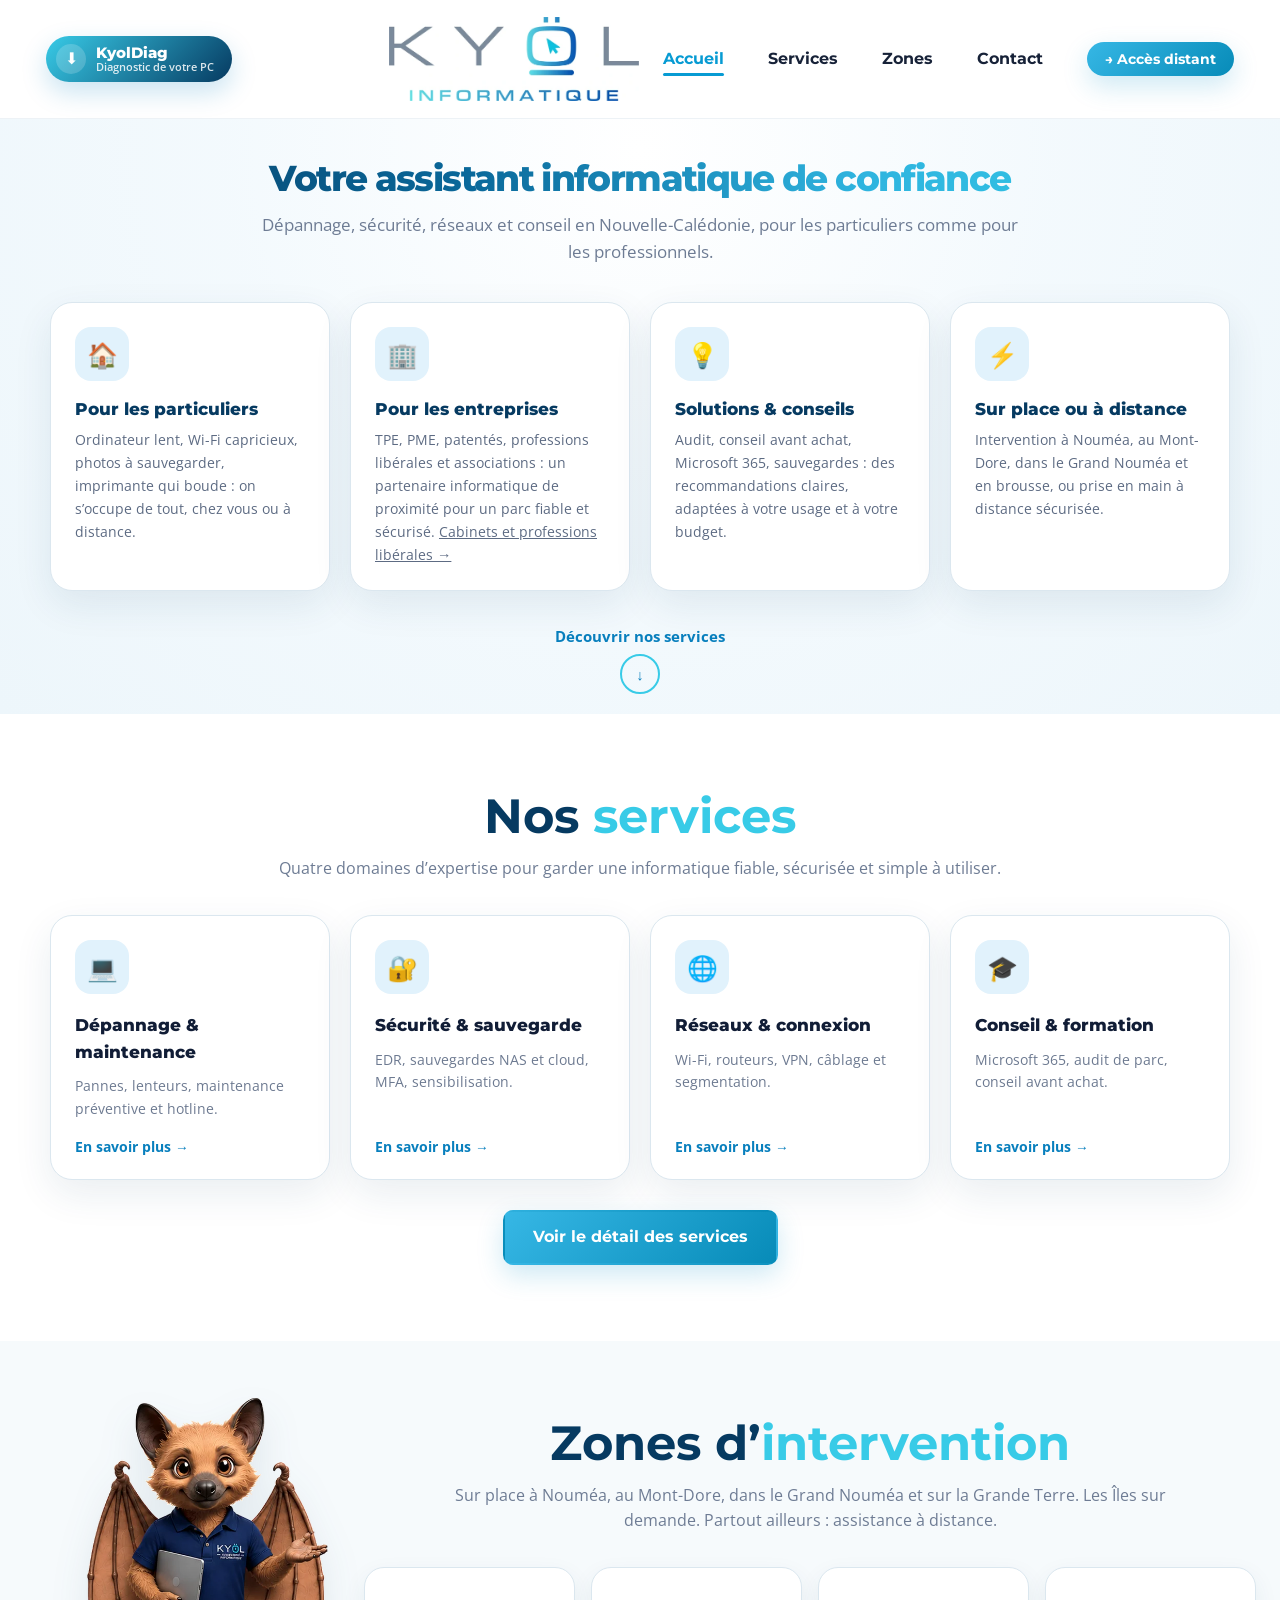
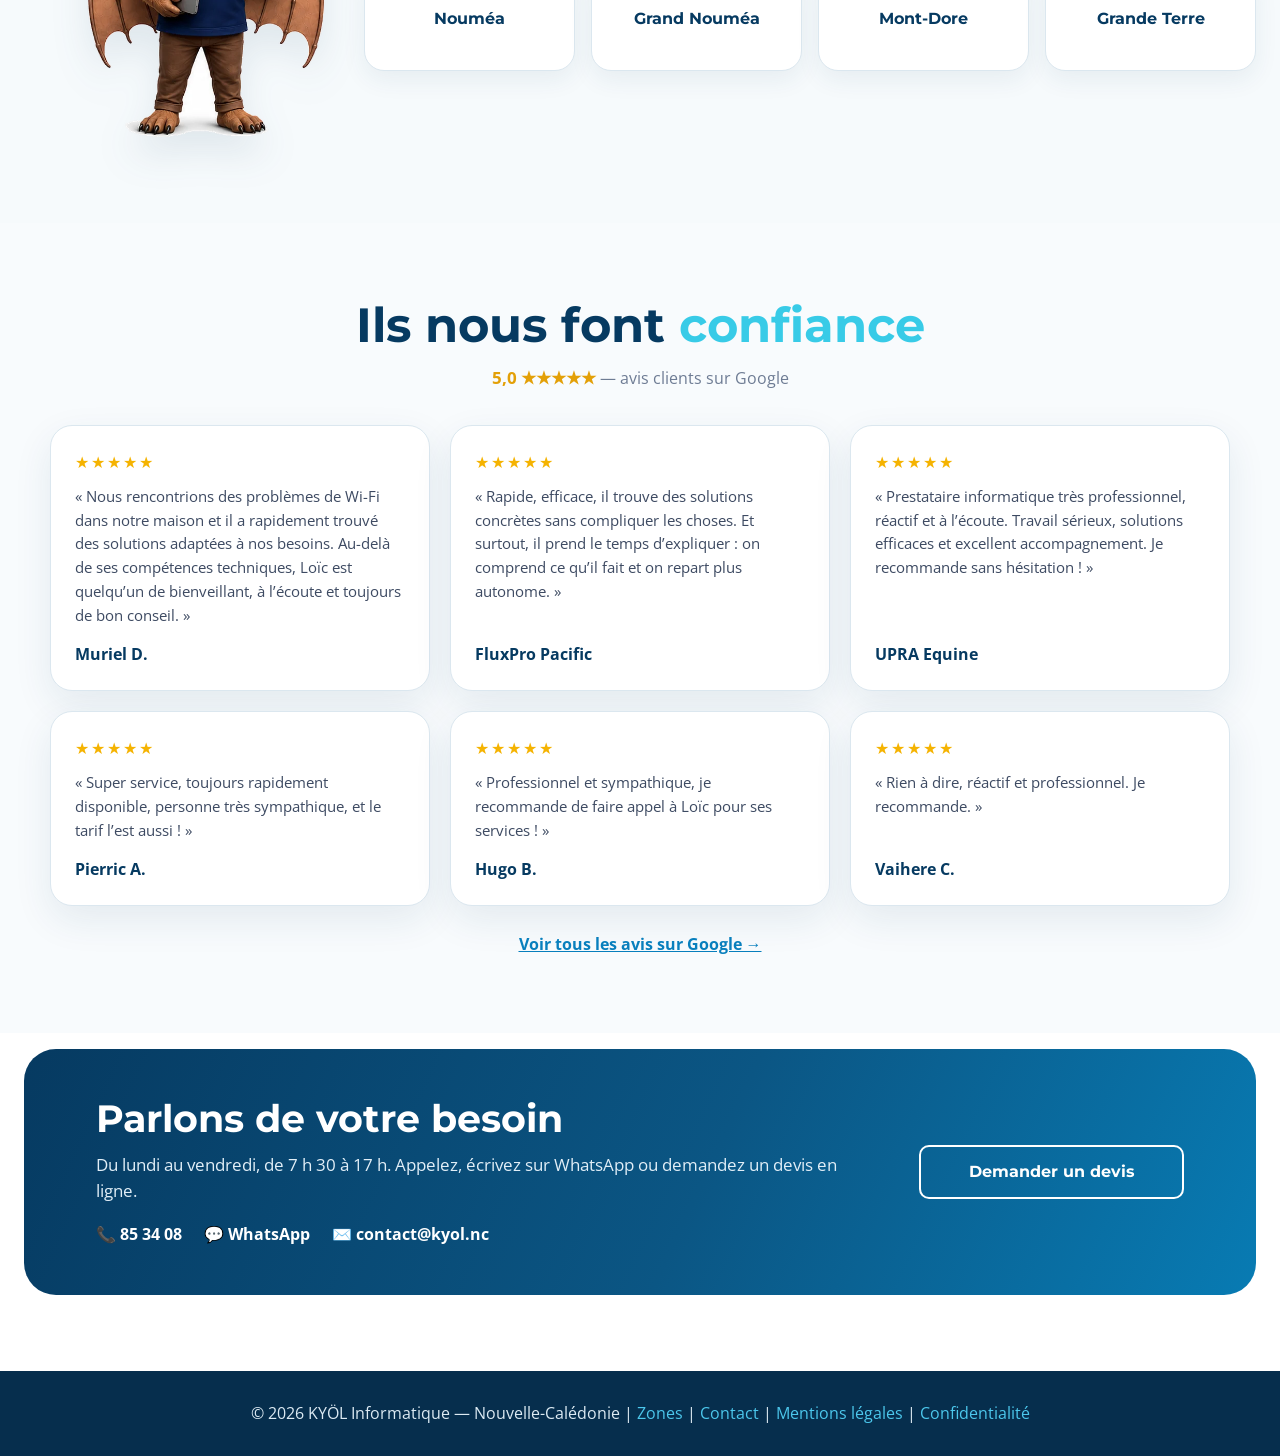
<file: index.html>
<!DOCTYPE html>

<html lang="fr">
<head>
<meta charset="utf-8"/>
<meta content="width=device-width,initial-scale=1.0" name="viewport"/>
<meta content="Dépannage, maintenance, réseaux, cybersécurité et sauvegardes pour particuliers et professionnels à Nouméa, Mont-Dore et dans le Grand Nouméa. Intervention sur site ou à distance." name="description"/>
<title>KYÖL Informatique — Dépannage et maintenance informatique à Nouméa et Mont-Dore</title>
<link href="https://kyol.nc/" rel="canonical"/><meta content="website" property="og:type"/><meta content="KYÖL Informatique" property="og:site_name"/><meta content="fr_FR" property="og:locale"/><meta content="KYÖL Informatique — Dépannage et maintenance informatique à Nouméa et Mont-Dore" property="og:title"/><meta content="Dépannage, maintenance, réseaux, cybersécurité et sauvegardes pour particuliers et professionnels à Nouméa, Mont-Dore et dans le Grand Nouméa. Intervention sur site ou à distance." property="og:description"/><meta content="https://kyol.nc/" property="og:url"/><meta content="https://kyol.nc/images/logo-kyol.png" property="og:image"/><meta content="summary_large_image" name="twitter:card"/><script type="application/ld+json">{"@context": "https://schema.org", "@type": "LocalBusiness", "@id": "https://kyol.nc/#business", "name": "KYÖL Informatique", "description": "Assistance informatique : dépannage, maintenance, sécurité, sauvegarde, réseaux, conseil et formation.", "url": "https://kyol.nc/", "logo": "https://kyol.nc/images/logo-kyol.png", "image": "https://kyol.nc/images/logo-kyol.png", "telephone": "+687853408", "email": "contact@kyol.nc", "address": {"@type": "PostalAddress", "addressLocality": "Mont-Dore", "addressCountry": "NC"}, "areaServed": ["Nouméa", "Mont-Dore", "Dumbéa", "Païta", "Grand Nouméa", "Nouvelle-Calédonie"], "openingHoursSpecification": [{"@type": "OpeningHoursSpecification", "dayOfWeek": ["Monday", "Tuesday", "Wednesday", "Thursday", "Friday"], "opens": "07:30", "closes": "17:00"}], "currenciesAccepted": "XPF", "sameAs": ["https://www.facebook.com/kyolit"], "identifier": {"@type": "PropertyValue", "propertyID": "RIDET", "value": "1 329 648.002"}}</script><link href="https://fonts.googleapis.com" rel="preconnect"/>
<link href="https://fonts.googleapis.com/css2?family=Montserrat:wght@400;500;600;700;800&amp;family=Open+Sans:wght@400;600&amp;display=swap" rel="stylesheet"/>
<link href="favicon.ico" rel="icon" sizes="any"/><link href="favicon.png" rel="icon" type="image/png"/><link href="apple-touch-icon.png" rel="apple-touch-icon"/><link href="css/style.css" rel="stylesheet"/>
</head>
<body class="home-page">
<header class="site-header">
<div class="header-inner">
<div class="header-spacer"><a class="header-diag" href="https://diag.kyol.nc/" rel="noopener" target="_blank" title="Télécharger KyolDiag, l’outil de diagnostic de votre PC" aria-label="Télécharger KyolDiag, l’outil de diagnostic de votre PC"><span aria-hidden="true" class="header-diag-icon">⬇</span><span class="header-diag-text">KyolDiag<small>Diagnostic de votre PC</small></span></a></div>
<a aria-label="KYÖL Informatique - Accueil" class="header-logo" href="index.html"><img alt="Logo KYÖL Informatique" height="201" src="images/logo-kyol.webp" width="600"/></a>
<nav aria-label="Navigation principale" class="header-nav">
<ul class="nav-links"><li><a class="active" href="index.html">Accueil</a></li><li><a href="services.html">Services</a></li><li><a href="zones-intervention.html">Zones</a></li><li><a href="contact.html">Contact</a></li><li><a class="nav-remote" href="https://download.anydesk.com/AnyDesk.exe" rel="noopener" target="_blank">→ Accès distant</a></li></ul>
</nav>
<button aria-expanded="false" aria-label="Ouvrir le menu" class="burger" type="button"><span></span><span></span><span></span></button>
</div>
</header>
<main>
<section class="hero-home"><div class="hero-copy"><h1>Votre assistant informatique de confiance</h1><p class="hero-lead">Dépannage, sécurité, réseaux et conseil en Nouvelle-Calédonie, pour les particuliers comme pour les professionnels.</p></div>
<div class="audience-grid"><article class="audience-card"><div aria-hidden="true" class="service-icon">🏠</div><h3>Pour les particuliers</h3><p>Ordinateur lent, Wi-Fi capricieux, photos à sauvegarder, imprimante qui boude : on s’occupe de tout, chez vous ou à distance.</p></article><article class="audience-card"><div aria-hidden="true" class="service-icon">🏢</div><h3>Pour les entreprises</h3><p>TPE, PME, patentés, professions libérales et associations : un partenaire informatique de proximité pour un parc fiable et sécurisé. <a href="informatique-professions-liberales.html">Cabinets et professions libérales →</a></p></article><article class="audience-card"><div aria-hidden="true" class="service-icon">💡</div><h3>Solutions &amp; conseils</h3><p>Audit, conseil avant achat, Microsoft 365, sauvegardes : des recommandations claires, adaptées à votre usage et à votre budget.</p></article><article class="audience-card"><div aria-hidden="true" class="service-icon">⚡</div><h3>Sur place ou à distance</h3><p>Intervention à Nouméa, au Mont-Dore, dans le Grand Nouméa et en brousse, ou prise en main à distance sécurisée.</p></article></div>
<a class="scroll-hint" href="#services"><span>Découvrir nos services</span><span aria-hidden="true" class="scroll-arrow">↓</span></a></section>
<section aria-labelledby="home-services-title" class="section home-block reveal" id="services"><div class="section-inner"><h2 class="section-title" id="home-services-title">Nos <span>services</span></h2><p class="section-subtitle">Quatre domaines d’expertise pour garder une informatique fiable, sécurisée et simple à utiliser.</p><div class="home-services-grid"><a class="service-card home-service" href="services.html#depannage"><span aria-hidden="true" class="service-icon">💻</span><span class="service-card-title">Dépannage &amp; maintenance</span><span class="service-card-text">Pannes, lenteurs, maintenance préventive et hotline.</span><span class="service-more">En savoir plus <span aria-hidden="true">→</span></span></a><a class="service-card home-service" href="services.html#securite"><span aria-hidden="true" class="service-icon">🔐</span><span class="service-card-title">Sécurité &amp; sauvegarde</span><span class="service-card-text">EDR, sauvegardes NAS et cloud, MFA, sensibilisation.</span><span class="service-more">En savoir plus <span aria-hidden="true">→</span></span></a><a class="service-card home-service" href="services.html#reseaux"><span aria-hidden="true" class="service-icon">🌐</span><span class="service-card-title">Réseaux &amp; connexion</span><span class="service-card-text">Wi-Fi, routeurs, VPN, câblage et segmentation.</span><span class="service-more">En savoir plus <span aria-hidden="true">→</span></span></a><a class="service-card home-service" href="services.html#conseil"><span aria-hidden="true" class="service-icon">🎓</span><span class="service-card-title">Conseil &amp; formation</span><span class="service-card-text">Microsoft 365, audit de parc, conseil avant achat.</span><span class="service-more">En savoir plus <span aria-hidden="true">→</span></span></a></div><p class="home-block-link"><a class="btn btn-primary" href="services.html">Voir le détail des services</a></p></div></section>
<section aria-labelledby="home-zones-title" class="section zones home-block reveal" id="zones"><div class="section-inner has-mascot mascot-home-layout"><h2 class="section-title" id="home-zones-title">Zones d’<span>intervention</span></h2><p class="section-subtitle">Sur place à Nouméa, au Mont-Dore, dans le Grand Nouméa et sur la Grande Terre. Les Îles sur demande. Partout ailleurs : assistance à distance.</p><div class="zones-list"><div class="zone-item"><h4>Nouméa</h4></div><div class="zone-item"><h4>Grand Nouméa</h4></div><div class="zone-item"><h4>Mont-Dore</h4></div><div class="zone-item"><h4>Grande Terre</h4></div></div><img alt="Mascotte KYÖL présentant les zones d’intervention" class="page-mascot mascot-home" loading="lazy" src="images/mascottes/mascotte-accueil.webp"/></div></section>
<section aria-labelledby="avis-title" class="section reviews-section reveal" id="avis"><div class="section-inner"><h2 class="section-title" id="avis-title">Ils nous font <span>confiance</span></h2><p class="section-subtitle"><strong class="reviews-score">5,0 ★★★★★</strong> — avis clients sur Google</p><div class="reviews-grid"><figure class="review-card"><div class="review-stars" aria-label="5 étoiles sur 5">★★★★★</div><blockquote>« Nous rencontrions des problèmes de Wi-Fi dans notre maison et il a rapidement trouvé des solutions adaptées à nos besoins. Au-delà de ses compétences techniques, Loïc est quelqu’un de bienveillant, à l’écoute et toujours de bon conseil. »</blockquote><figcaption>Muriel D.</figcaption></figure><figure class="review-card"><div class="review-stars" aria-label="5 étoiles sur 5">★★★★★</div><blockquote>« Rapide, efficace, il trouve des solutions concrètes sans compliquer les choses. Et surtout, il prend le temps d’expliquer : on comprend ce qu’il fait et on repart plus autonome. »</blockquote><figcaption>FluxPro Pacific</figcaption></figure><figure class="review-card"><div class="review-stars" aria-label="5 étoiles sur 5">★★★★★</div><blockquote>« Prestataire informatique très professionnel, réactif et à l’écoute. Travail sérieux, solutions efficaces et excellent accompagnement. Je recommande sans hésitation ! »</blockquote><figcaption>UPRA Equine</figcaption></figure><figure class="review-card"><div class="review-stars" aria-label="5 étoiles sur 5">★★★★★</div><blockquote>« Super service, toujours rapidement disponible, personne très sympathique, et le tarif l’est aussi ! »</blockquote><figcaption>Pierric A.</figcaption></figure><figure class="review-card"><div class="review-stars" aria-label="5 étoiles sur 5">★★★★★</div><blockquote>« Professionnel et sympathique, je recommande de faire appel à Loïc pour ses services ! »</blockquote><figcaption>Hugo B.</figcaption></figure><figure class="review-card"><div class="review-stars" aria-label="5 étoiles sur 5">★★★★★</div><blockquote>« Rien à dire, réactif et professionnel. Je recommande. »</blockquote><figcaption>Vaihere C.</figcaption></figure></div><p class="reviews-more"><a href="https://www.google.com/maps?cid=5333415053148562407" rel="noopener" target="_blank">Voir tous les avis sur Google →</a></p></div></section>
<section aria-labelledby="home-contact-title" class="section final-cta-section home-block reveal" id="contact"><div class="cta-banner"><div class="cta-copy"><h2 id="home-contact-title">Parlons de votre besoin</h2><p>Du lundi au vendredi, de 7 h 30 à 17 h. Appelez, écrivez sur WhatsApp ou demandez un devis en ligne.</p><ul class="home-contact-list"><li><a href="tel:+687853408">📞 85 34 08</a></li><li><a href="https://wa.me/687853408" rel="noopener" target="_blank">💬 WhatsApp</a></li><li><a href="mailto:contact@kyol.nc">✉️ contact@kyol.nc</a></li></ul></div><a class="btn btn-light" href="contact.html#devis">Demander un devis</a></div></section>
</main>
<footer class="site-footer"><p>© 2026 KYÖL Informatique — Nouvelle-Calédonie | <a href="zones-intervention.html">Zones</a> | <a href="contact.html">Contact</a> | <a href="mentions-legales.html">Mentions légales</a> | <a href="politique-confidentialite.html">Confidentialité</a></p></footer>
<div aria-label="Retour en haut" class="back-to-top">↑</div><script src="js/main.js"></script>
</body></html>
</file>
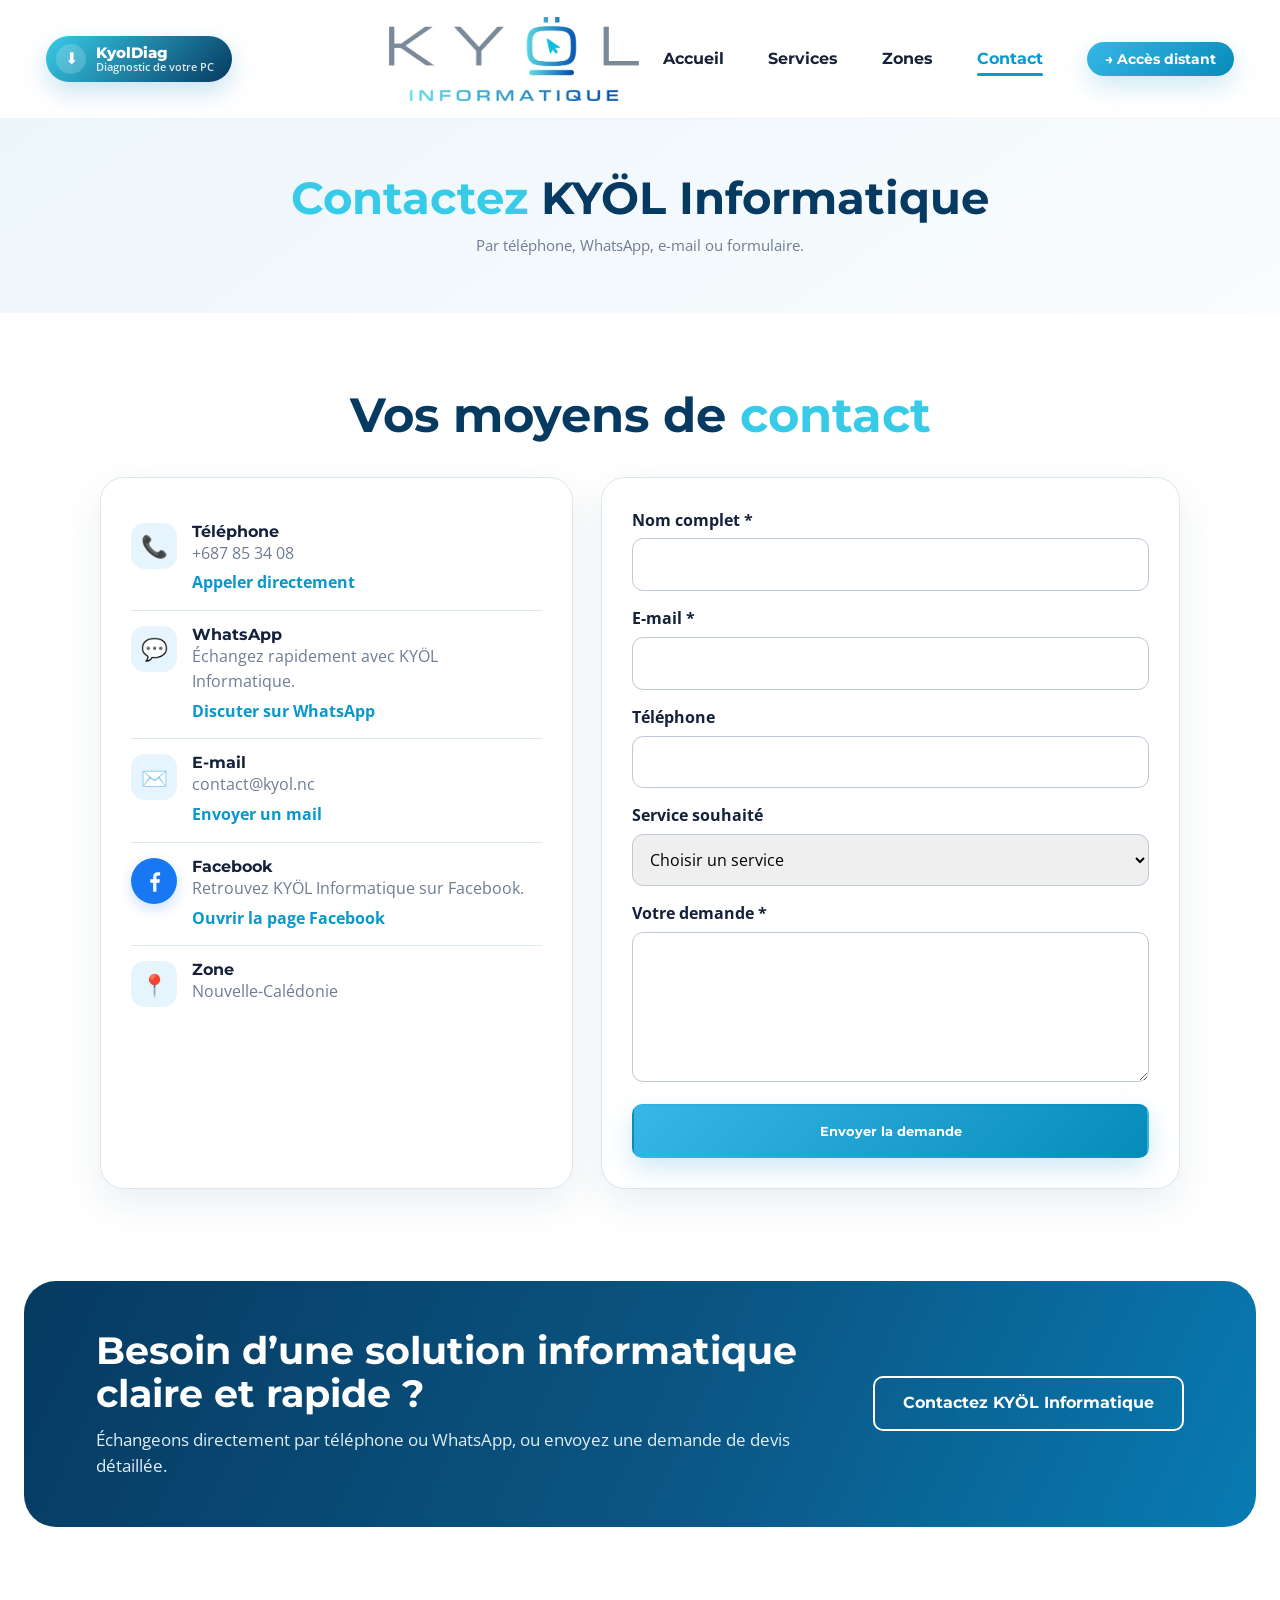
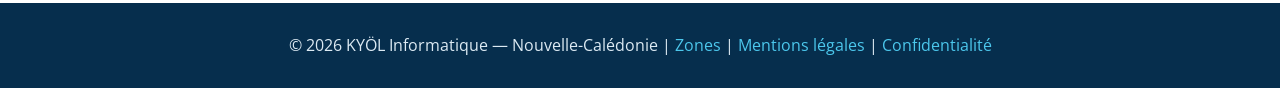
<file: contact.html>
<!DOCTYPE html>

<html lang="fr"><head><meta charset="utf-8"/><meta content="width=device-width,initial-scale=1.0" name="viewport"/><meta content="Contactez KYÖL Informatique par téléphone (85 34 08), WhatsApp, e-mail ou formulaire. Du lundi au vendredi, 7 h 30 – 17 h. Devis rapide." name="description"/><title>Contact et devis — KYÖL Informatique, Nouvelle-Calédonie</title><link href="https://kyol.nc/contact" rel="canonical"/><meta content="website" property="og:type"/><meta content="KYÖL Informatique" property="og:site_name"/><meta content="fr_FR" property="og:locale"/><meta content="Contact et devis — KYÖL Informatique, Nouvelle-Calédonie" property="og:title"/><meta content="Contactez KYÖL Informatique par téléphone (85 34 08), WhatsApp, e-mail ou formulaire. Du lundi au vendredi, 7 h 30 – 17 h. Devis rapide." property="og:description"/><meta content="https://kyol.nc/contact" property="og:url"/><meta content="https://kyol.nc/images/logo-kyol.png" property="og:image"/><meta content="summary_large_image" name="twitter:card"/><link href="https://fonts.googleapis.com" rel="preconnect"/><link href="https://fonts.googleapis.com/css2?family=Montserrat:wght@400;500;600;700;800&amp;family=Open+Sans:wght@400;600&amp;display=swap" rel="stylesheet"/><link href="favicon.ico" rel="icon" sizes="any"/><link href="favicon.png" rel="icon" type="image/png"/><link href="apple-touch-icon.png" rel="apple-touch-icon"/><link href="css/style.css" rel="stylesheet"/></head><body>
<header class="site-header"><div class="header-inner"><div class="header-spacer"><a class="header-diag" href="https://diag.kyol.nc/" rel="noopener" target="_blank" title="Télécharger KyolDiag, l’outil de diagnostic de votre PC" aria-label="Télécharger KyolDiag, l’outil de diagnostic de votre PC"><span aria-hidden="true" class="header-diag-icon">⬇</span><span class="header-diag-text">KyolDiag<small>Diagnostic de votre PC</small></span></a></div><a class="header-logo" href="index.html"><img alt="Logo KYÖL Informatique" height="201" src="images/logo-kyol.webp" width="600"/></a><nav class="header-nav"><ul class="nav-links"><li><a href="index.html">Accueil</a></li><li><a href="services.html">Services</a></li><li><a href="zones-intervention.html">Zones</a></li><li><a class="active" href="contact.html">Contact</a></li><li><a class="nav-remote" href="https://download.anydesk.com/AnyDesk.exe" rel="noopener" target="_blank">→ Accès distant</a></li></ul></nav><button aria-expanded="false" aria-label="Ouvrir le menu" class="burger" type="button"><span></span><span></span><span></span></button></div></header>
<main><section class="page-hero"><h1><span>Contactez</span> KYÖL Informatique</h1><p>Par téléphone, WhatsApp, e-mail ou formulaire.</p></section><section class="section" id="contact-options"><div class="section-inner"><h2 class="section-title">Vos moyens de <span>contact</span></h2><div class="contact-container"><div class="contact-info">
<div class="contact-item"><div class="contact-symbol">📞</div><div><h4>Téléphone</h4><p>+687 85 34 08</p><a class="contact-action" href="tel:+687853408">Appeler directement</a></div></div>
<div class="contact-item"><div class="contact-symbol">💬</div><div><h4>WhatsApp</h4><p>Échangez rapidement avec KYÖL Informatique.</p><a class="contact-action" href="https://wa.me/687853408" rel="noopener" target="_blank">Discuter sur WhatsApp</a></div></div>
<div class="contact-item"><div class="contact-symbol">✉️</div><div><h4>E-mail</h4><p>contact@kyol.nc</p><a class="contact-action" href="mailto:contact@kyol.nc">Envoyer un mail</a></div></div>
<div class="contact-item"><div class="contact-symbol facebook-symbol" aria-hidden="true"><svg viewBox="0 0 24 24" focusable="false"><path d="M13.7 21v-8h2.7l.4-3h-3.1V8.1c0-.9.3-1.5 1.6-1.5H17V3.9c-.3 0-1.2-.1-2.3-.1-2.3 0-3.9 1.4-3.9 4.1V10H8.2v3h2.6v8h2.9Z"/></svg></div><div><h4>Facebook</h4><p>Retrouvez KYÖL Informatique sur Facebook.</p><a class="contact-action" href="https://www.facebook.com/kyolit" rel="noopener" target="_blank">Ouvrir la page Facebook</a></div></div>
<div class="contact-item"><div class="contact-symbol">📍</div><div><h4>Zone</h4><p>Nouvelle-Calédonie</p></div></div>
</div><div class="contact-form" id="devis"><div class="form-success" id="formSuccess">Votre demande a bien été envoyée à contact@kyol.nc.</div><form id="contactForm" action="https://formsubmit.co/contact@kyol.nc" method="POST">
<input type="hidden" name="_subject" value="Nouvelle demande depuis le site KYÖL Informatique"/>
<input type="hidden" name="_captcha" value="false"/>
<input type="text" name="_honey" class="form-honeypot" tabindex="-1" autocomplete="off" aria-hidden="true"/><div class="form-group"><label for="name">Nom complet *</label><input id="name" name="name" required="" type="text"/></div><div class="form-group"><label for="email">E-mail *</label><input id="email" name="email" required="" type="email"/></div><div class="form-group"><label for="phone">Téléphone</label><input id="phone" name="phone" type="tel"/></div><div class="form-group"><label for="service">Service souhaité</label><select id="service" name="service"><option value="">Choisir un service</option><option>Dépannage et maintenance</option><option>Réseaux et cybersécurité</option><option>Cloud et sauvegardes</option><option>Conseils et formations</option><option>Autre demande</option></select></div><div class="form-group"><label for="message">Votre demande *</label><textarea id="message" name="message" required=""></textarea></div><button class="btn btn-primary" style="width:100%" type="submit">Envoyer la demande</button></form></div></div></div></section><section class="section final-cta-section"><div class="cta-banner"><div class="cta-copy"><h2>Besoin d’une solution informatique claire et rapide ?</h2><p>Échangeons directement par téléphone ou WhatsApp, ou envoyez une demande de devis détaillée.</p></div><a class="btn btn-light" href="contact.html">Contactez KYÖL Informatique</a></div></section></main>
<footer class="site-footer"><p>© 2026 KYÖL Informatique — Nouvelle-Calédonie | <a href="zones-intervention.html">Zones</a> | <a href="mentions-legales.html">Mentions légales</a> | <a href="politique-confidentialite.html">Confidentialité</a></p></footer><div class="back-to-top">↑</div><script src="js/main.js"></script></body></html>
</file>
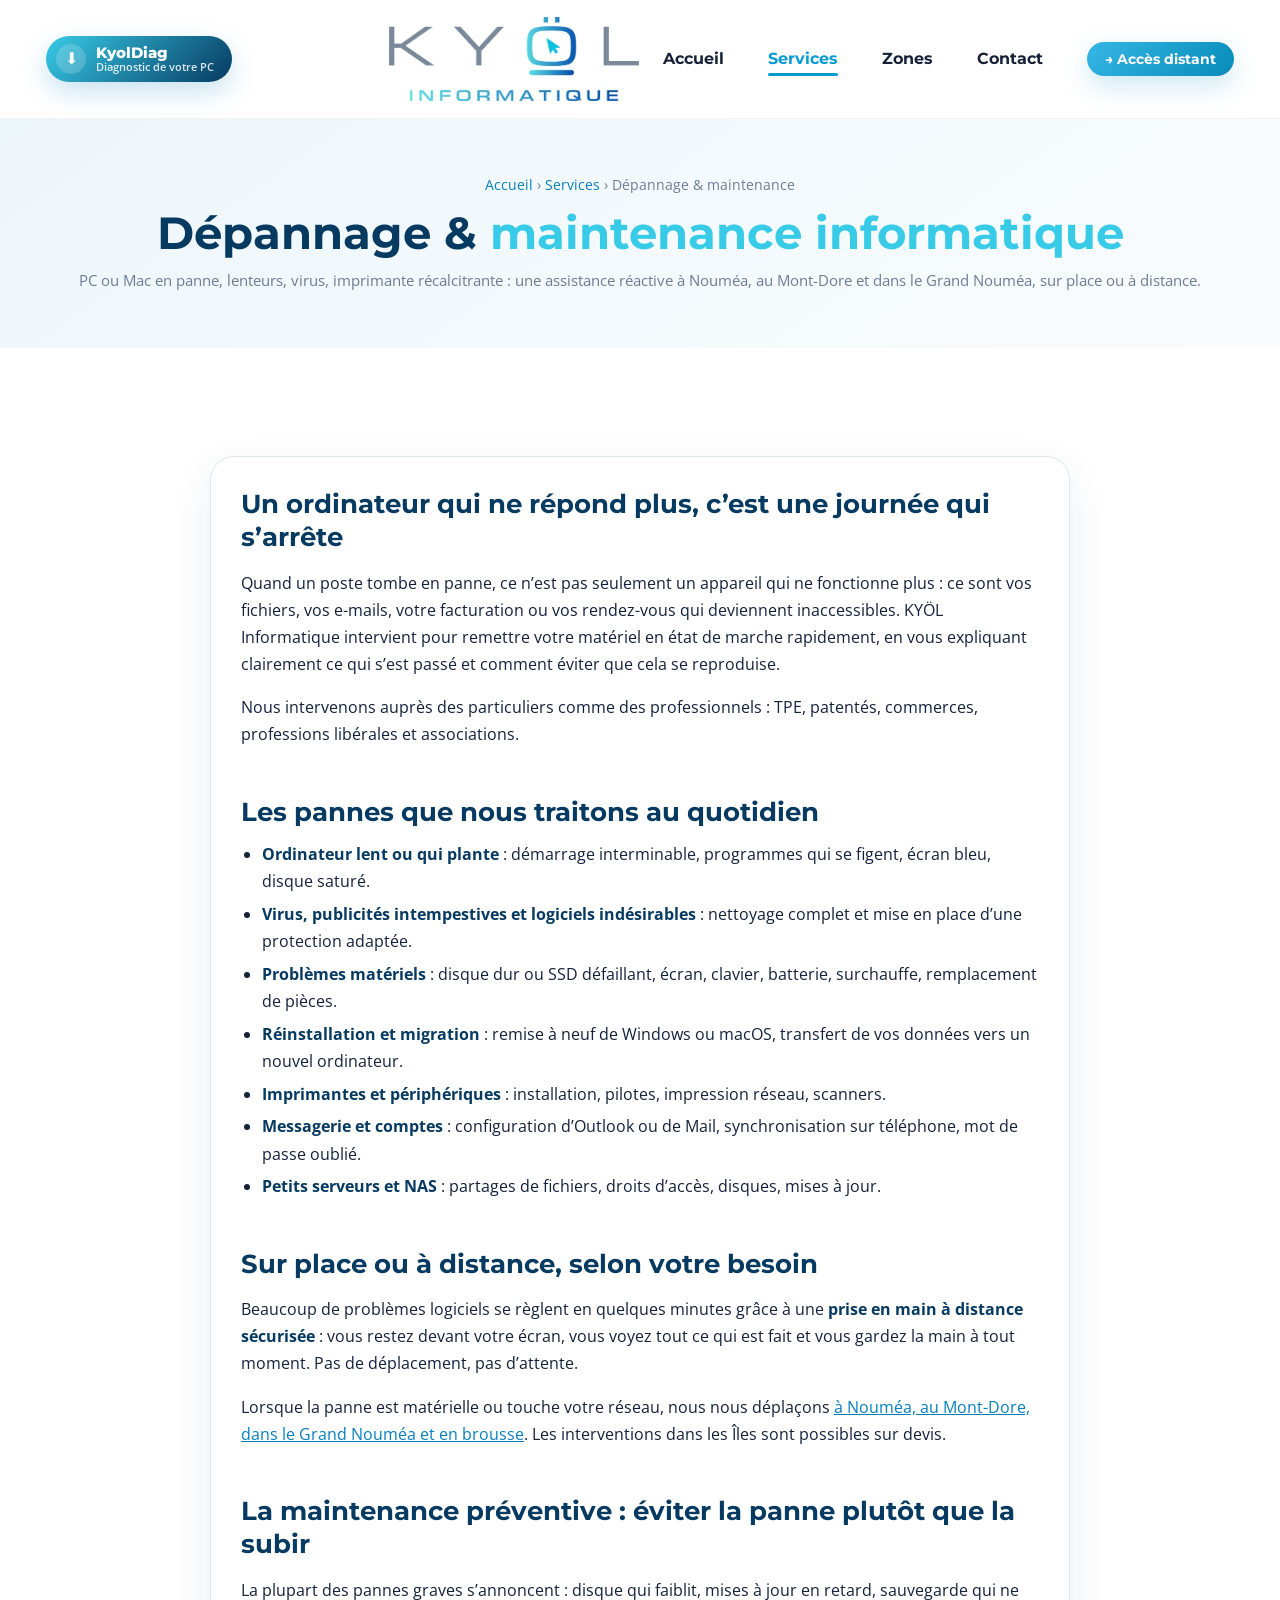
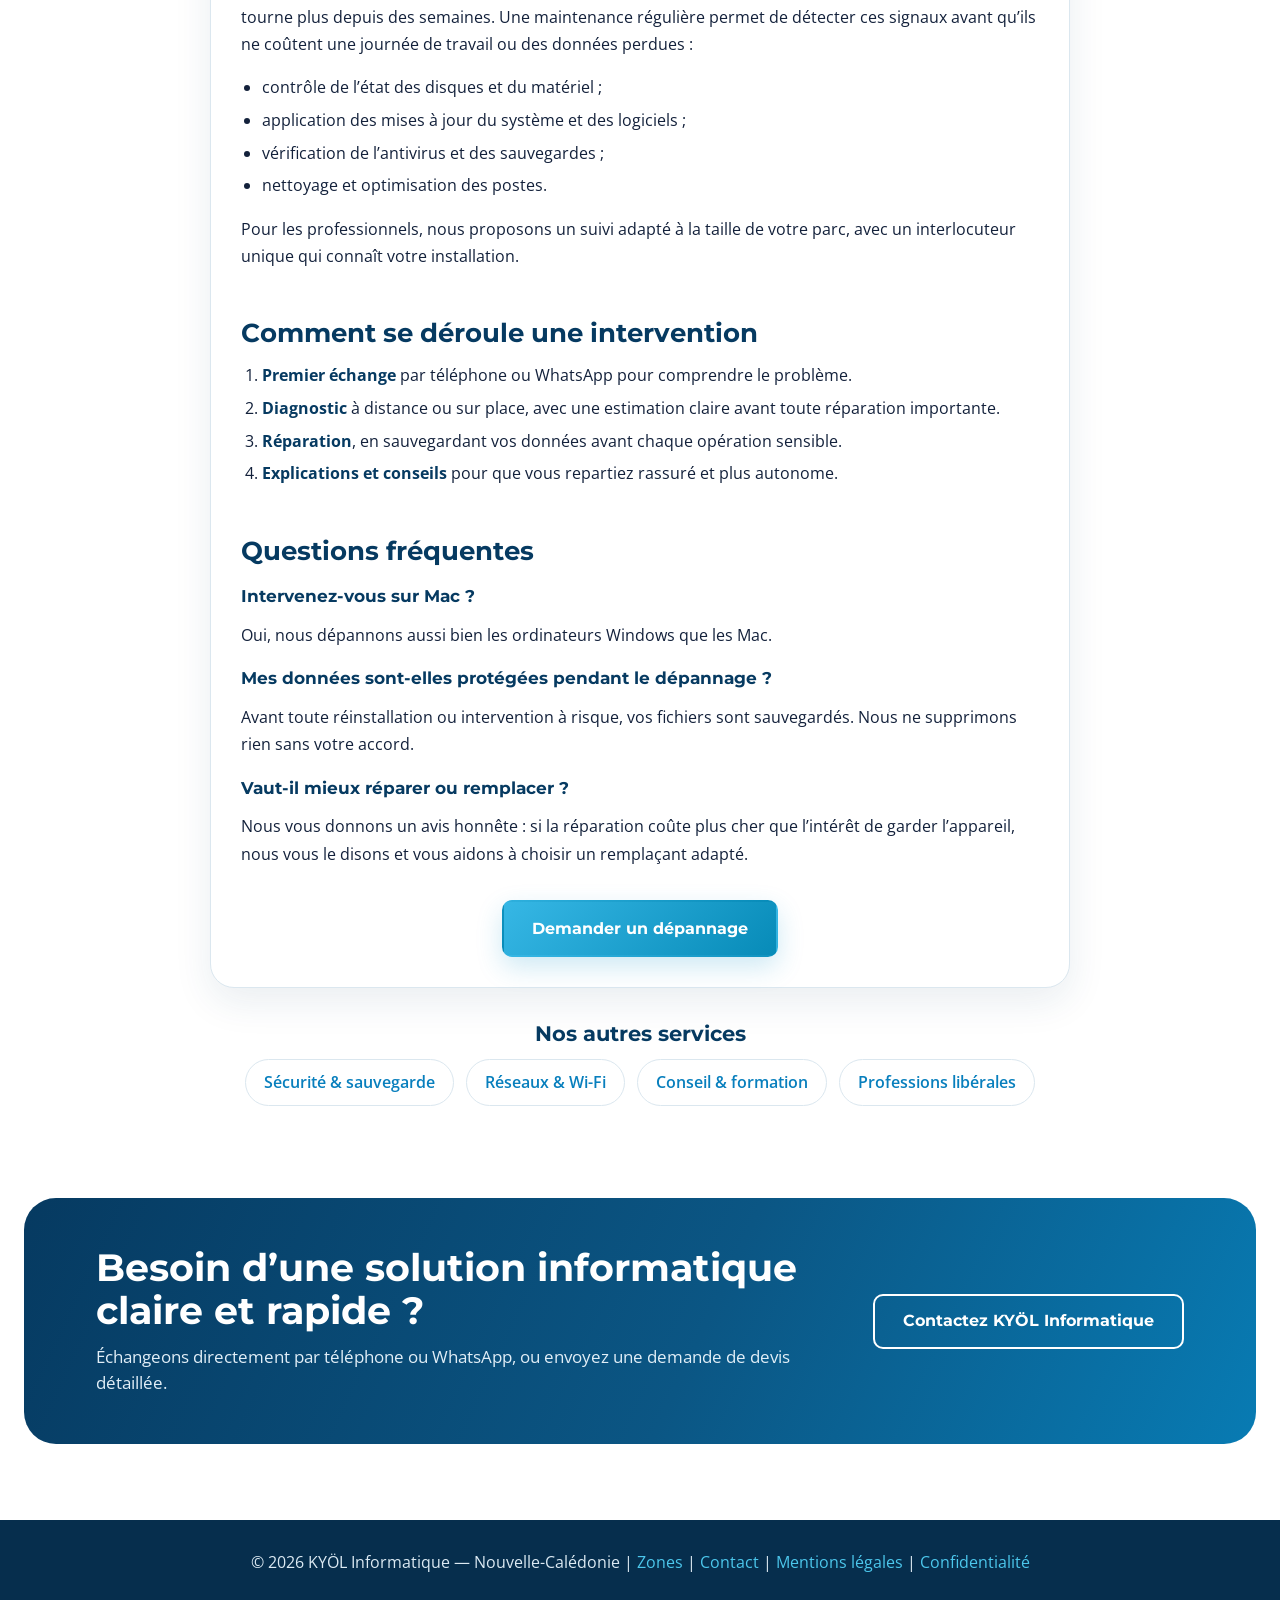
<file: depannage-informatique.html>
<!DOCTYPE html>

<html lang="fr"><head><meta charset="utf-8"/><meta content="width=device-width,initial-scale=1.0" name="viewport"/><meta content="Dépannage PC et Mac, ordinateur lent, virus, imprimante, petit serveur ou NAS : intervention sur site à Nouméa, Mont-Dore et Grand Nouméa, ou à distance. Maintenance préventive pour particuliers et professionnels." name="description"/><title>Dépannage et maintenance informatique à Nouméa et au Mont-Dore — KYÖL Informatique</title><link href="https://kyol.nc/depannage-informatique" rel="canonical"/><meta content="website" property="og:type"/><meta content="KYÖL Informatique" property="og:site_name"/><meta content="fr_FR" property="og:locale"/><meta content="Dépannage et maintenance informatique à Nouméa et au Mont-Dore — KYÖL Informatique" property="og:title"/><meta content="Dépannage PC et Mac, ordinateur lent, virus, imprimante, petit serveur ou NAS : intervention sur site à Nouméa, Mont-Dore et Grand Nouméa, ou à distance. Maintenance préventive pour particuliers et professionnels." property="og:description"/><meta content="https://kyol.nc/depannage-informatique" property="og:url"/><meta content="https://kyol.nc/images/logo-kyol.png" property="og:image"/><meta content="summary_large_image" name="twitter:card"/><script type="application/ld+json">{"@context": "https://schema.org", "@graph": [{"@type": "Service", "name": "Dépannage et maintenance informatique", "serviceType": "Dépannage et maintenance informatique", "url": "https://kyol.nc/depannage-informatique", "description": "Dépannage PC et Mac, ordinateur lent, virus, imprimante, petit serveur ou NAS : intervention sur site à Nouméa, Mont-Dore et Grand Nouméa, ou à distance. Maintenance préventive pour particuliers et professionnels.", "provider": {"@type": "LocalBusiness", "@id": "https://kyol.nc/#business", "name": "KYÖL Informatique"}, "areaServed": ["Nouméa", "Mont-Dore", "Dumbéa", "Païta", "Grand Nouméa", "Nouvelle-Calédonie"]}, {"@type": "BreadcrumbList", "itemListElement": [{"@type": "ListItem", "position": 1, "name": "Accueil", "item": "https://kyol.nc/"}, {"@type": "ListItem", "position": 2, "name": "Services", "item": "https://kyol.nc/services"}, {"@type": "ListItem", "position": 3, "name": "Dépannage & maintenance", "item": "https://kyol.nc/depannage-informatique"}]}]}</script><link href="https://fonts.googleapis.com" rel="preconnect"/><link href="https://fonts.googleapis.com/css2?family=Montserrat:wght@400;500;600;700;800&amp;family=Open+Sans:wght@400;600&amp;display=swap" rel="stylesheet"/><link href="favicon.ico" rel="icon" sizes="any"/><link href="favicon.png" rel="icon" type="image/png"/><link href="apple-touch-icon.png" rel="apple-touch-icon"/><link href="css/style.css" rel="stylesheet"/></head><body>
<header class="site-header"><div class="header-inner"><div class="header-spacer"><a class="header-diag" href="https://diag.kyol.nc/" rel="noopener" target="_blank" title="Télécharger KyolDiag, l’outil de diagnostic de votre PC" aria-label="Télécharger KyolDiag, l’outil de diagnostic de votre PC"><span aria-hidden="true" class="header-diag-icon">⬇</span><span class="header-diag-text">KyolDiag<small>Diagnostic de votre PC</small></span></a></div><a class="header-logo" href="index.html"><img alt="Logo KYÖL Informatique" height="201" src="images/logo-kyol.webp" width="600"/></a><nav class="header-nav"><ul class="nav-links"><li><a href="index.html">Accueil</a></li><li><a class="active" href="services.html">Services</a></li><li><a href="zones-intervention.html">Zones</a></li><li><a href="contact.html">Contact</a></li><li><a class="nav-remote" href="https://download.anydesk.com/AnyDesk.exe" rel="noopener" target="_blank">→ Accès distant</a></li></ul></nav><button aria-expanded="false" aria-label="Ouvrir le menu" class="burger" type="button"><span></span><span></span><span></span></button></div></header>
<main><section class="page-hero"><nav aria-label="Fil d’Ariane" class="breadcrumb"><a href="index.html">Accueil</a> › <a href="services.html">Services</a> › <span aria-current="page">Dépannage &amp; maintenance</span></nav><h1>Dépannage &amp; <span>maintenance informatique</span></h1><p>PC ou Mac en panne, lenteurs, virus, imprimante récalcitrante : une assistance réactive à Nouméa, au Mont-Dore et dans le Grand Nouméa, sur place ou à distance.</p></section><section class="section"><article class="legal-card content-card"><h2>Un ordinateur qui ne répond plus, c’est une journée qui s’arrête</h2><p>Quand un poste tombe en panne, ce n’est pas seulement un appareil qui ne fonctionne plus : ce sont vos fichiers, vos e-mails, votre facturation ou vos rendez-vous qui deviennent inaccessibles. KYÖL Informatique intervient pour remettre votre matériel en état de marche rapidement, en vous expliquant clairement ce qui s’est passé et comment éviter que cela se reproduise.</p><p>Nous intervenons auprès des particuliers comme des professionnels : TPE, patentés, commerces, professions libérales et associations.</p><h2>Les pannes que nous traitons au quotidien</h2><ul><li><strong>Ordinateur lent ou qui plante</strong> : démarrage interminable, programmes qui se figent, écran bleu, disque saturé.</li><li><strong>Virus, publicités intempestives et logiciels indésirables</strong> : nettoyage complet et mise en place d’une protection adaptée.</li><li><strong>Problèmes matériels</strong> : disque dur ou SSD défaillant, écran, clavier, batterie, surchauffe, remplacement de pièces.</li><li><strong>Réinstallation et migration</strong> : remise à neuf de Windows ou macOS, transfert de vos données vers un nouvel ordinateur.</li><li><strong>Imprimantes et périphériques</strong> : installation, pilotes, impression réseau, scanners.</li><li><strong>Messagerie et comptes</strong> : configuration d’Outlook ou de Mail, synchronisation sur téléphone, mot de passe oublié.</li><li><strong>Petits serveurs et NAS</strong> : partages de fichiers, droits d’accès, disques, mises à jour.</li></ul><h2>Sur place ou à distance, selon votre besoin</h2><p>Beaucoup de problèmes logiciels se règlent en quelques minutes grâce à une <strong>prise en main à distance sécurisée</strong> : vous restez devant votre écran, vous voyez tout ce qui est fait et vous gardez la main à tout moment. Pas de déplacement, pas d’attente.</p><p>Lorsque la panne est matérielle ou touche votre réseau, nous nous déplaçons <a href="zones-intervention.html">à Nouméa, au Mont-Dore, dans le Grand Nouméa et en brousse</a>. Les interventions dans les Îles sont possibles sur devis.</p><h2>La maintenance préventive : éviter la panne plutôt que la subir</h2><p>La plupart des pannes graves s’annoncent : disque qui faiblit, mises à jour en retard, sauvegarde qui ne tourne plus depuis des semaines. Une maintenance régulière permet de détecter ces signaux avant qu’ils ne coûtent une journée de travail ou des données perdues :</p><ul><li>contrôle de l’état des disques et du matériel ;</li><li>application des mises à jour du système et des logiciels ;</li><li>vérification de l’antivirus et des sauvegardes ;</li><li>nettoyage et optimisation des postes.</li></ul><p>Pour les professionnels, nous proposons un suivi adapté à la taille de votre parc, avec un interlocuteur unique qui connaît votre installation.</p><h2>Comment se déroule une intervention</h2><ol><li><strong>Premier échange</strong> par téléphone ou WhatsApp pour comprendre le problème.</li><li><strong>Diagnostic</strong> à distance ou sur place, avec une estimation claire avant toute réparation importante.</li><li><strong>Réparation</strong>, en sauvegardant vos données avant chaque opération sensible.</li><li><strong>Explications et conseils</strong> pour que vous repartiez rassuré et plus autonome.</li></ol><h2>Questions fréquentes</h2><h3>Intervenez-vous sur Mac ?</h3><p>Oui, nous dépannons aussi bien les ordinateurs Windows que les Mac.</p><h3>Mes données sont-elles protégées pendant le dépannage ?</h3><p>Avant toute réinstallation ou intervention à risque, vos fichiers sont sauvegardés. Nous ne supprimons rien sans votre accord.</p><h3>Vaut-il mieux réparer ou remplacer ?</h3><p>Nous vous donnons un avis honnête : si la réparation coûte plus cher que l’intérêt de garder l’appareil, nous vous le disons et vous aidons à choisir un remplaçant adapté.</p><p class="content-cta"><a class="btn btn-primary" href="contact.html#devis">Demander un dépannage</a></p></article><nav aria-label="Autres services" class="related-services"><h2>Nos autres services</h2><ul><li><a href="securite-sauvegarde.html">Sécurité &amp; sauvegarde</a></li><li><a href="reseau-wifi.html">Réseaux &amp; Wi-Fi</a></li><li><a href="formation-microsoft-365.html">Conseil &amp; formation</a></li><li><a href="informatique-professions-liberales.html">Professions libérales</a></li></ul></nav></section><section class="section final-cta-section"><div class="cta-banner"><div class="cta-copy"><h2>Besoin d’une solution informatique claire et rapide ?</h2><p>Échangeons directement par téléphone ou WhatsApp, ou envoyez une demande de devis détaillée.</p></div><a class="btn btn-light" href="contact.html">Contactez KYÖL Informatique</a></div></section></main>
<footer class="site-footer"><p>© 2026 KYÖL Informatique — Nouvelle-Calédonie | <a href="zones-intervention.html">Zones</a> | <a href="contact.html">Contact</a> | <a href="mentions-legales.html">Mentions légales</a> | <a href="politique-confidentialite.html">Confidentialité</a></p></footer><div class="back-to-top">↑</div><script src="js/main.js"></script></body></html>
</file>
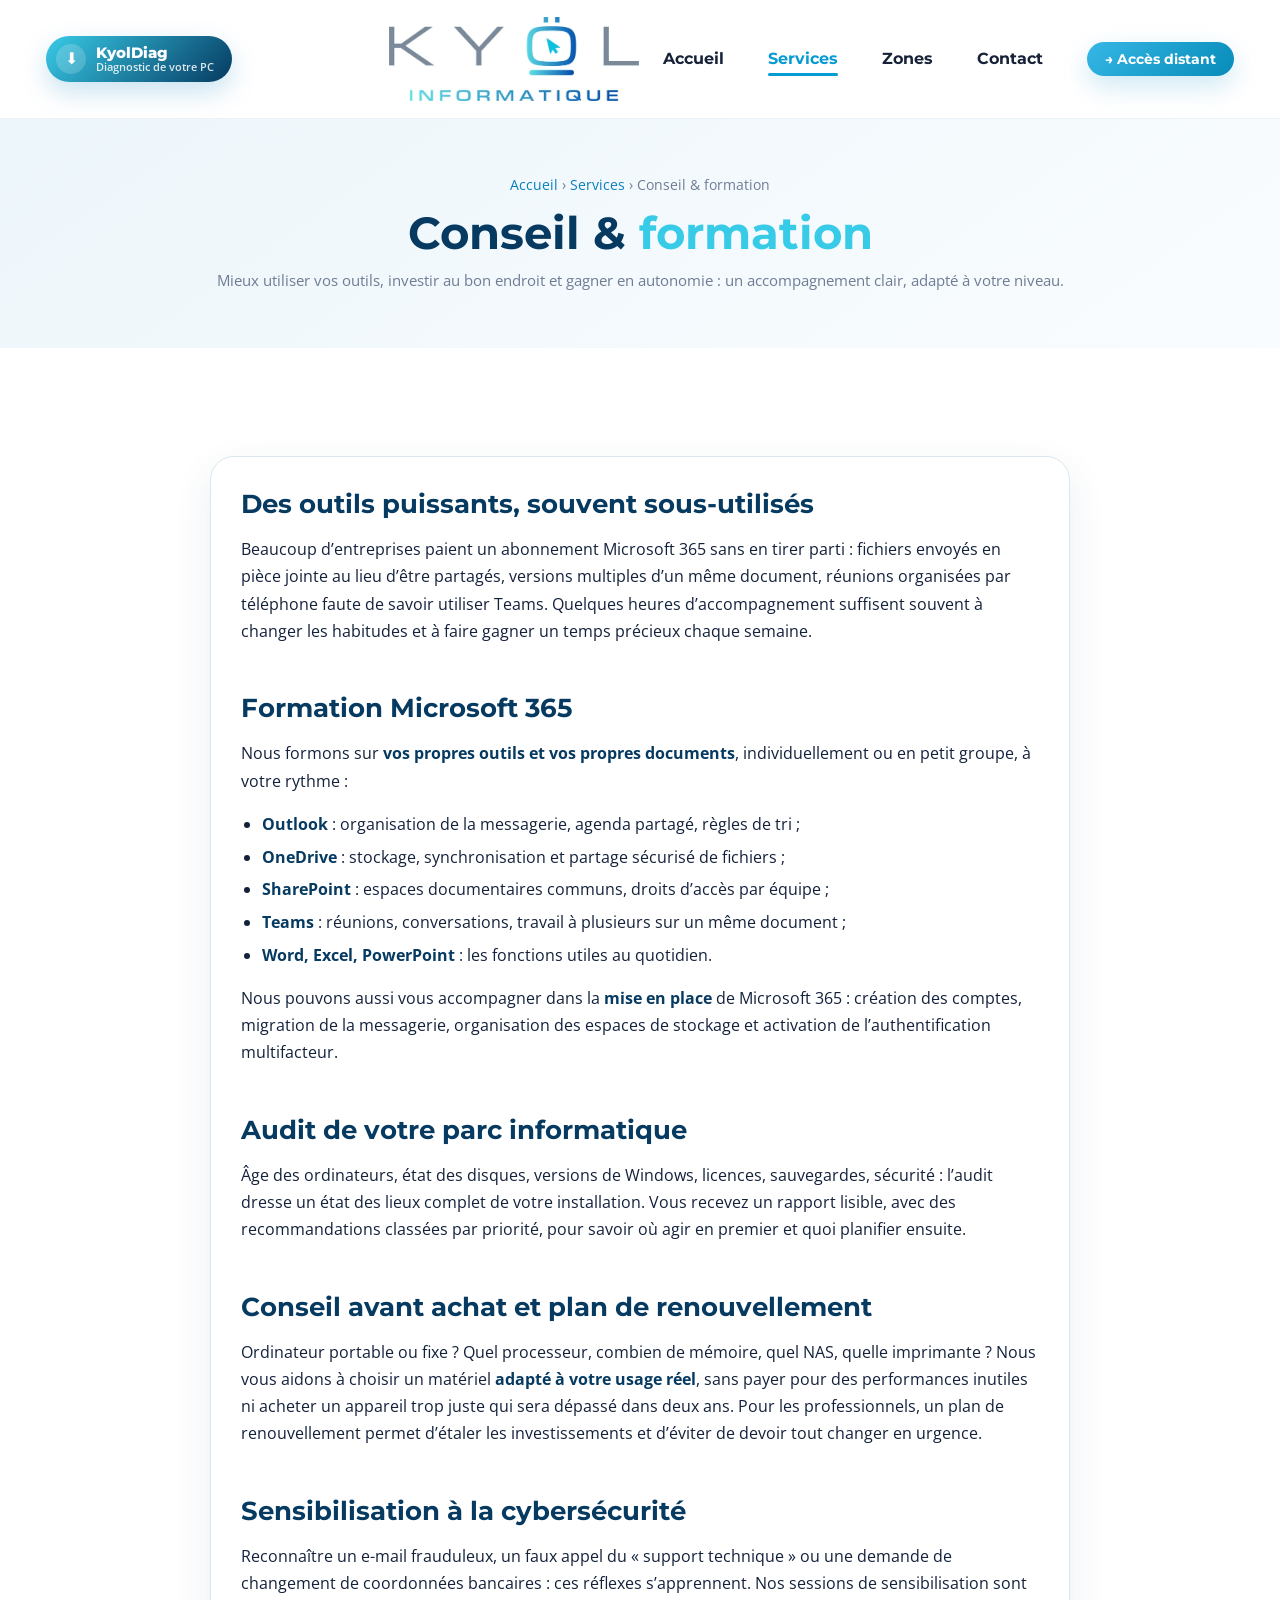
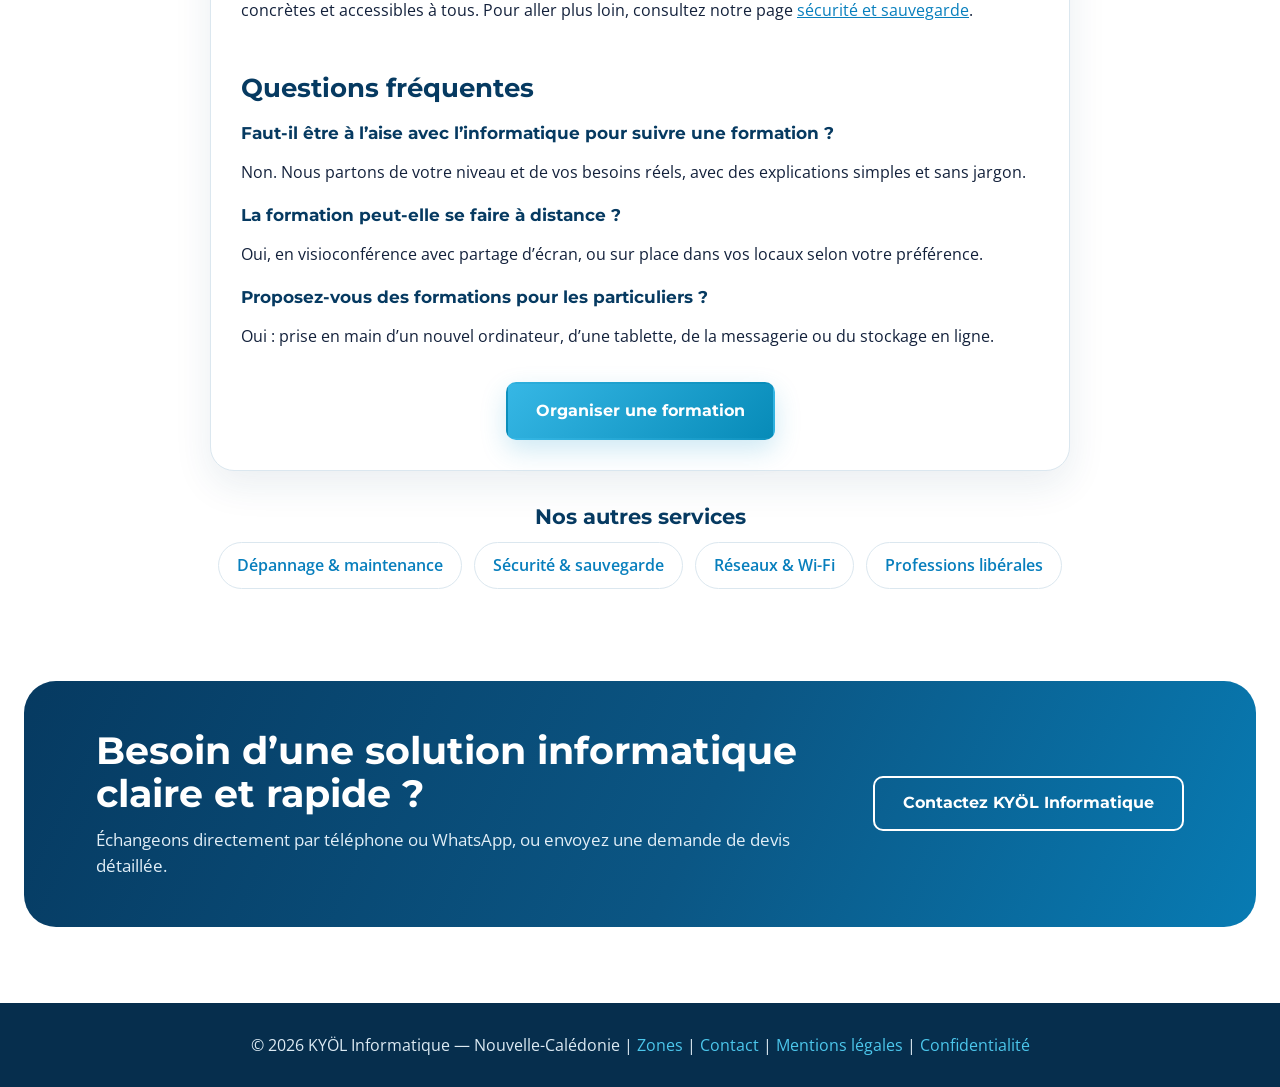
<file: formation-microsoft-365.html>
<!DOCTYPE html>

<html lang="fr"><head><meta charset="utf-8"/><meta content="width=device-width,initial-scale=1.0" name="viewport"/><meta content="Formation Microsoft 365 (Teams, OneDrive, SharePoint, Outlook), audit de parc informatique, conseil avant achat et plan de renouvellement : un accompagnement à votre rythme à Nouméa et en Nouvelle-Calédonie." name="description"/><title>Conseil informatique et formation Microsoft 365 en Nouvelle-Calédonie — KYÖL Informatique</title><link href="https://kyol.nc/formation-microsoft-365" rel="canonical"/><meta content="website" property="og:type"/><meta content="KYÖL Informatique" property="og:site_name"/><meta content="fr_FR" property="og:locale"/><meta content="Conseil informatique et formation Microsoft 365 en Nouvelle-Calédonie — KYÖL Informatique" property="og:title"/><meta content="Formation Microsoft 365 (Teams, OneDrive, SharePoint, Outlook), audit de parc informatique, conseil avant achat et plan de renouvellement : un accompagnement à votre rythme à Nouméa et en Nouvelle-Calédonie." property="og:description"/><meta content="https://kyol.nc/formation-microsoft-365" property="og:url"/><meta content="https://kyol.nc/images/logo-kyol.png" property="og:image"/><meta content="summary_large_image" name="twitter:card"/><script type="application/ld+json">{"@context": "https://schema.org", "@graph": [{"@type": "Service", "name": "Conseil informatique et formation Microsoft 365", "serviceType": "Conseil informatique et formation Microsoft 365", "url": "https://kyol.nc/formation-microsoft-365", "description": "Formation Microsoft 365 (Teams, OneDrive, SharePoint, Outlook), audit de parc informatique, conseil avant achat et plan de renouvellement : un accompagnement à votre rythme à Nouméa et en Nouvelle-Calédonie.", "provider": {"@type": "LocalBusiness", "@id": "https://kyol.nc/#business", "name": "KYÖL Informatique"}, "areaServed": ["Nouméa", "Mont-Dore", "Dumbéa", "Païta", "Grand Nouméa", "Nouvelle-Calédonie"]}, {"@type": "BreadcrumbList", "itemListElement": [{"@type": "ListItem", "position": 1, "name": "Accueil", "item": "https://kyol.nc/"}, {"@type": "ListItem", "position": 2, "name": "Services", "item": "https://kyol.nc/services"}, {"@type": "ListItem", "position": 3, "name": "Conseil & formation", "item": "https://kyol.nc/formation-microsoft-365"}]}]}</script><link href="https://fonts.googleapis.com" rel="preconnect"/><link href="https://fonts.googleapis.com/css2?family=Montserrat:wght@400;500;600;700;800&amp;family=Open+Sans:wght@400;600&amp;display=swap" rel="stylesheet"/><link href="favicon.ico" rel="icon" sizes="any"/><link href="favicon.png" rel="icon" type="image/png"/><link href="apple-touch-icon.png" rel="apple-touch-icon"/><link href="css/style.css" rel="stylesheet"/></head><body>
<header class="site-header"><div class="header-inner"><div class="header-spacer"><a class="header-diag" href="https://diag.kyol.nc/" rel="noopener" target="_blank" title="Télécharger KyolDiag, l’outil de diagnostic de votre PC" aria-label="Télécharger KyolDiag, l’outil de diagnostic de votre PC"><span aria-hidden="true" class="header-diag-icon">⬇</span><span class="header-diag-text">KyolDiag<small>Diagnostic de votre PC</small></span></a></div><a class="header-logo" href="index.html"><img alt="Logo KYÖL Informatique" height="201" src="images/logo-kyol.webp" width="600"/></a><nav class="header-nav"><ul class="nav-links"><li><a href="index.html">Accueil</a></li><li><a class="active" href="services.html">Services</a></li><li><a href="zones-intervention.html">Zones</a></li><li><a href="contact.html">Contact</a></li><li><a class="nav-remote" href="https://download.anydesk.com/AnyDesk.exe" rel="noopener" target="_blank">→ Accès distant</a></li></ul></nav><button aria-expanded="false" aria-label="Ouvrir le menu" class="burger" type="button"><span></span><span></span><span></span></button></div></header>
<main><section class="page-hero"><nav aria-label="Fil d’Ariane" class="breadcrumb"><a href="index.html">Accueil</a> › <a href="services.html">Services</a> › <span aria-current="page">Conseil &amp; formation</span></nav><h1>Conseil &amp; <span>formation</span></h1><p>Mieux utiliser vos outils, investir au bon endroit et gagner en autonomie : un accompagnement clair, adapté à votre niveau.</p></section><section class="section"><article class="legal-card content-card"><h2>Des outils puissants, souvent sous-utilisés</h2><p>Beaucoup d’entreprises paient un abonnement Microsoft 365 sans en tirer parti : fichiers envoyés en pièce jointe au lieu d’être partagés, versions multiples d’un même document, réunions organisées par téléphone faute de savoir utiliser Teams. Quelques heures d’accompagnement suffisent souvent à changer les habitudes et à faire gagner un temps précieux chaque semaine.</p><h2>Formation Microsoft 365</h2><p>Nous formons sur <strong>vos propres outils et vos propres documents</strong>, individuellement ou en petit groupe, à votre rythme :</p><ul><li><strong>Outlook</strong> : organisation de la messagerie, agenda partagé, règles de tri ;</li><li><strong>OneDrive</strong> : stockage, synchronisation et partage sécurisé de fichiers ;</li><li><strong>SharePoint</strong> : espaces documentaires communs, droits d’accès par équipe ;</li><li><strong>Teams</strong> : réunions, conversations, travail à plusieurs sur un même document ;</li><li><strong>Word, Excel, PowerPoint</strong> : les fonctions utiles au quotidien.</li></ul><p>Nous pouvons aussi vous accompagner dans la <strong>mise en place</strong> de Microsoft 365 : création des comptes, migration de la messagerie, organisation des espaces de stockage et activation de l’authentification multifacteur.</p><h2>Audit de votre parc informatique</h2><p>Âge des ordinateurs, état des disques, versions de Windows, licences, sauvegardes, sécurité : l’audit dresse un état des lieux complet de votre installation. Vous recevez un rapport lisible, avec des recommandations classées par priorité, pour savoir où agir en premier et quoi planifier ensuite.</p><h2>Conseil avant achat et plan de renouvellement</h2><p>Ordinateur portable ou fixe ? Quel processeur, combien de mémoire, quel NAS, quelle imprimante ? Nous vous aidons à choisir un matériel <strong>adapté à votre usage réel</strong>, sans payer pour des performances inutiles ni acheter un appareil trop juste qui sera dépassé dans deux ans. Pour les professionnels, un plan de renouvellement permet d’étaler les investissements et d’éviter de devoir tout changer en urgence.</p><h2>Sensibilisation à la cybersécurité</h2><p>Reconnaître un e-mail frauduleux, un faux appel du « support technique » ou une demande de changement de coordonnées bancaires : ces réflexes s’apprennent. Nos sessions de sensibilisation sont concrètes et accessibles à tous. Pour aller plus loin, consultez notre page <a href="securite-sauvegarde.html">sécurité et sauvegarde</a>.</p><h2>Questions fréquentes</h2><h3>Faut-il être à l’aise avec l’informatique pour suivre une formation ?</h3><p>Non. Nous partons de votre niveau et de vos besoins réels, avec des explications simples et sans jargon.</p><h3>La formation peut-elle se faire à distance ?</h3><p>Oui, en visioconférence avec partage d’écran, ou sur place dans vos locaux selon votre préférence.</p><h3>Proposez-vous des formations pour les particuliers ?</h3><p>Oui : prise en main d’un nouvel ordinateur, d’une tablette, de la messagerie ou du stockage en ligne.</p><p class="content-cta"><a class="btn btn-primary" href="contact.html#devis">Organiser une formation</a></p></article><nav aria-label="Autres services" class="related-services"><h2>Nos autres services</h2><ul><li><a href="depannage-informatique.html">Dépannage &amp; maintenance</a></li><li><a href="securite-sauvegarde.html">Sécurité &amp; sauvegarde</a></li><li><a href="reseau-wifi.html">Réseaux &amp; Wi-Fi</a></li><li><a href="informatique-professions-liberales.html">Professions libérales</a></li></ul></nav></section><section class="section final-cta-section"><div class="cta-banner"><div class="cta-copy"><h2>Besoin d’une solution informatique claire et rapide ?</h2><p>Échangeons directement par téléphone ou WhatsApp, ou envoyez une demande de devis détaillée.</p></div><a class="btn btn-light" href="contact.html">Contactez KYÖL Informatique</a></div></section></main>
<footer class="site-footer"><p>© 2026 KYÖL Informatique — Nouvelle-Calédonie | <a href="zones-intervention.html">Zones</a> | <a href="contact.html">Contact</a> | <a href="mentions-legales.html">Mentions légales</a> | <a href="politique-confidentialite.html">Confidentialité</a></p></footer><div class="back-to-top">↑</div><script src="js/main.js"></script></body></html>
</file>
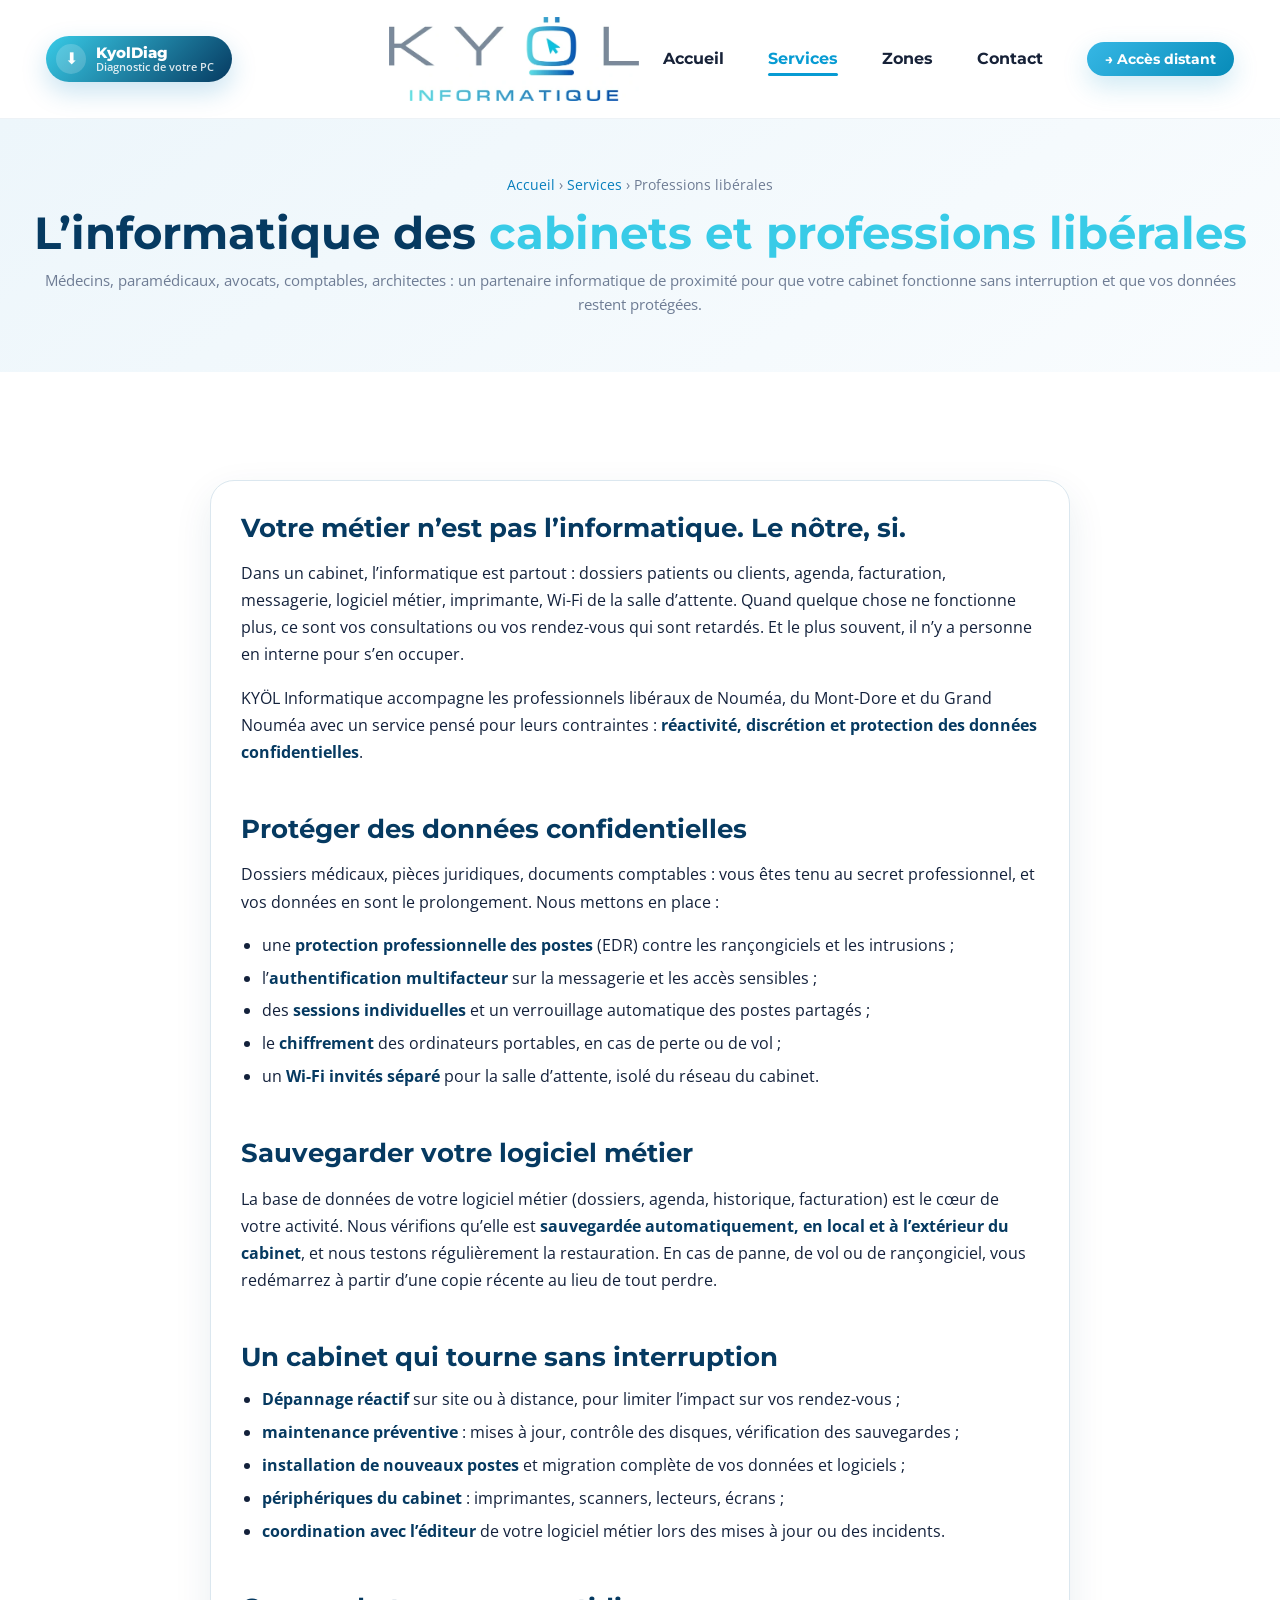
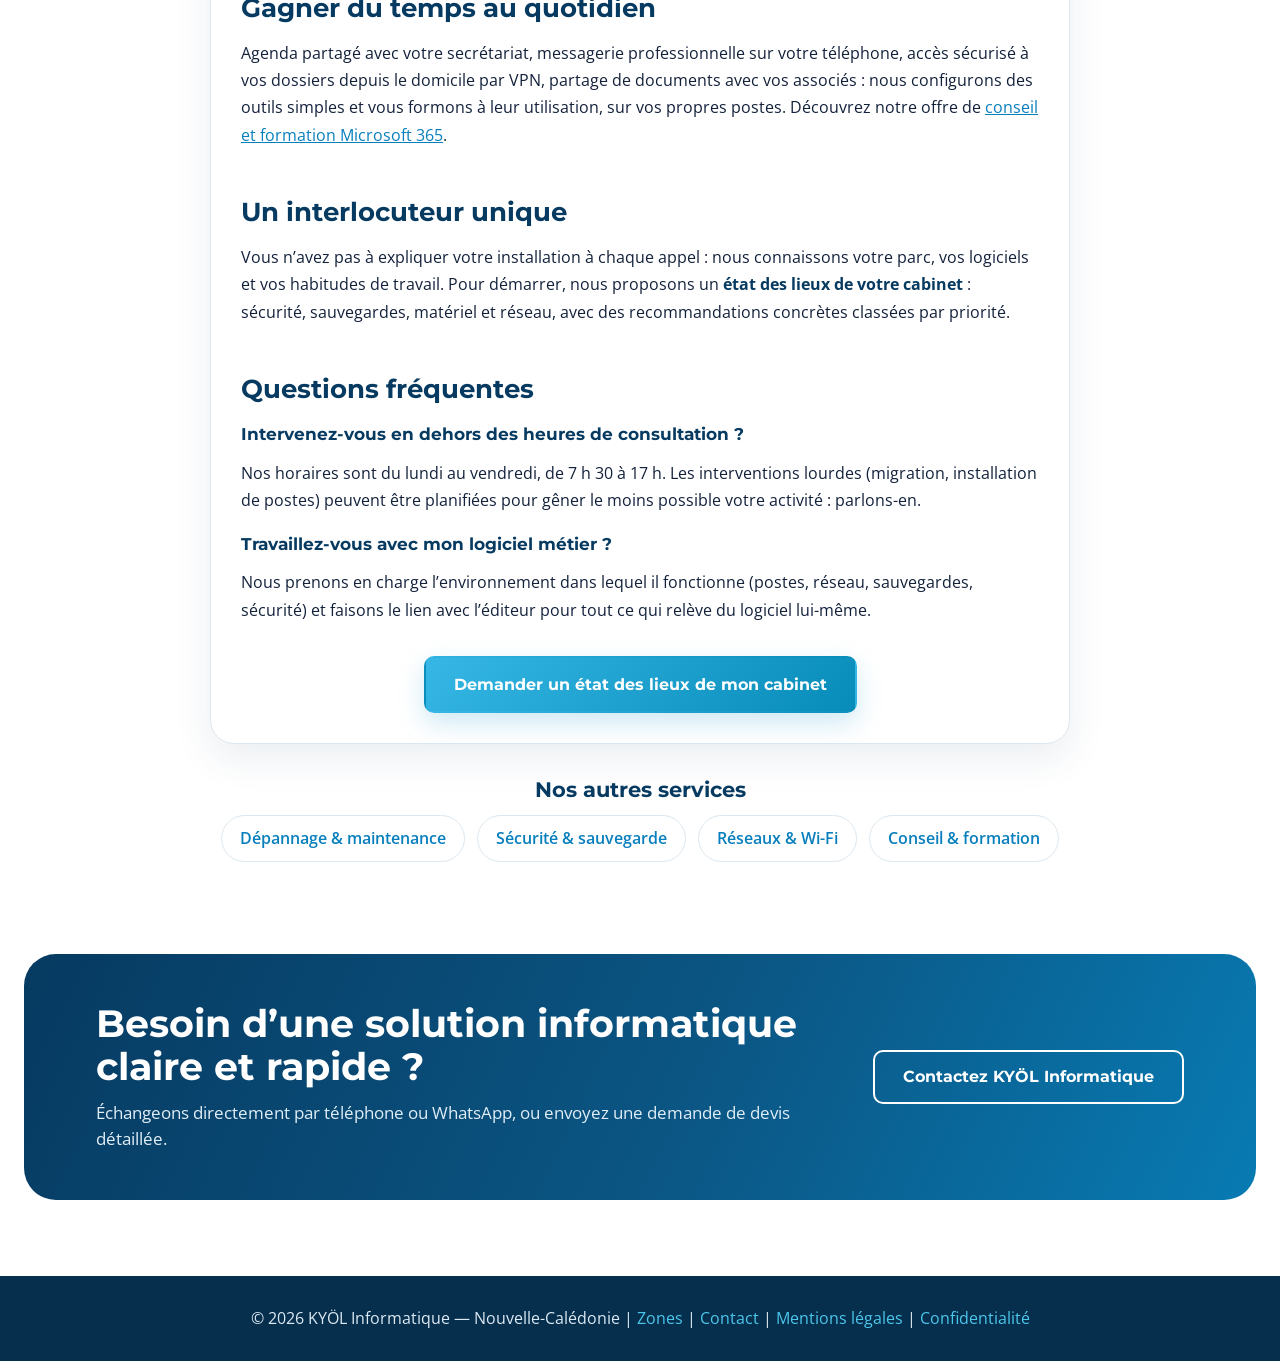
<file: informatique-professions-liberales.html>
<!DOCTYPE html>

<html lang="fr"><head><meta charset="utf-8"/><meta content="width=device-width,initial-scale=1.0" name="viewport"/><meta content="Médecins, kinés, infirmiers, avocats, comptables, architectes : un informaticien de proximité pour sécuriser vos données, sauvegarder votre logiciel métier et dépanner votre cabinet à Nouméa, Mont-Dore et en Nouvelle-Calédonie." name="description"/><title>Informatique des cabinets médicaux et professions libérales à Nouméa — KYÖL Informatique</title><link href="https://kyol.nc/informatique-professions-liberales" rel="canonical"/><meta content="website" property="og:type"/><meta content="KYÖL Informatique" property="og:site_name"/><meta content="fr_FR" property="og:locale"/><meta content="Informatique des cabinets médicaux et professions libérales à Nouméa — KYÖL Informatique" property="og:title"/><meta content="Médecins, kinés, infirmiers, avocats, comptables, architectes : un informaticien de proximité pour sécuriser vos données, sauvegarder votre logiciel métier et dépanner votre cabinet à Nouméa, Mont-Dore et en Nouvelle-Calédonie." property="og:description"/><meta content="https://kyol.nc/informatique-professions-liberales" property="og:url"/><meta content="https://kyol.nc/images/logo-kyol.png" property="og:image"/><meta content="summary_large_image" name="twitter:card"/><script type="application/ld+json">{"@context": "https://schema.org", "@graph": [{"@type": "Service", "name": "Informatique des cabinets médicaux et professions libérales", "serviceType": "Informatique des cabinets médicaux et professions libérales", "url": "https://kyol.nc/informatique-professions-liberales", "description": "Médecins, kinés, infirmiers, avocats, comptables, architectes : un informaticien de proximité pour sécuriser vos données, sauvegarder votre logiciel métier et dépanner votre cabinet à Nouméa, Mont-Dore et en Nouvelle-Calédonie.", "provider": {"@type": "LocalBusiness", "@id": "https://kyol.nc/#business", "name": "KYÖL Informatique"}, "areaServed": ["Nouméa", "Mont-Dore", "Dumbéa", "Païta", "Grand Nouméa", "Nouvelle-Calédonie"]}, {"@type": "BreadcrumbList", "itemListElement": [{"@type": "ListItem", "position": 1, "name": "Accueil", "item": "https://kyol.nc/"}, {"@type": "ListItem", "position": 2, "name": "Services", "item": "https://kyol.nc/services"}, {"@type": "ListItem", "position": 3, "name": "Professions libérales", "item": "https://kyol.nc/informatique-professions-liberales"}]}]}</script><link href="https://fonts.googleapis.com" rel="preconnect"/><link href="https://fonts.googleapis.com/css2?family=Montserrat:wght@400;500;600;700;800&amp;family=Open+Sans:wght@400;600&amp;display=swap" rel="stylesheet"/><link href="favicon.ico" rel="icon" sizes="any"/><link href="favicon.png" rel="icon" type="image/png"/><link href="apple-touch-icon.png" rel="apple-touch-icon"/><link href="css/style.css" rel="stylesheet"/></head><body>
<header class="site-header"><div class="header-inner"><div class="header-spacer"><a class="header-diag" href="https://diag.kyol.nc/" rel="noopener" target="_blank" title="Télécharger KyolDiag, l’outil de diagnostic de votre PC" aria-label="Télécharger KyolDiag, l’outil de diagnostic de votre PC"><span aria-hidden="true" class="header-diag-icon">⬇</span><span class="header-diag-text">KyolDiag<small>Diagnostic de votre PC</small></span></a></div><a class="header-logo" href="index.html"><img alt="Logo KYÖL Informatique" height="201" src="images/logo-kyol.webp" width="600"/></a><nav class="header-nav"><ul class="nav-links"><li><a href="index.html">Accueil</a></li><li><a class="active" href="services.html">Services</a></li><li><a href="zones-intervention.html">Zones</a></li><li><a href="contact.html">Contact</a></li><li><a class="nav-remote" href="https://download.anydesk.com/AnyDesk.exe" rel="noopener" target="_blank">→ Accès distant</a></li></ul></nav><button aria-expanded="false" aria-label="Ouvrir le menu" class="burger" type="button"><span></span><span></span><span></span></button></div></header>
<main><section class="page-hero"><nav aria-label="Fil d’Ariane" class="breadcrumb"><a href="index.html">Accueil</a> › <a href="services.html">Services</a> › <span aria-current="page">Professions libérales</span></nav><h1>L’informatique des <span>cabinets et professions libérales</span></h1><p>Médecins, paramédicaux, avocats, comptables, architectes : un partenaire informatique de proximité pour que votre cabinet fonctionne sans interruption et que vos données restent protégées.</p></section><section class="section"><article class="legal-card content-card"><h2>Votre métier n’est pas l’informatique. Le nôtre, si.</h2><p>Dans un cabinet, l’informatique est partout : dossiers patients ou clients, agenda, facturation, messagerie, logiciel métier, imprimante, Wi-Fi de la salle d’attente. Quand quelque chose ne fonctionne plus, ce sont vos consultations ou vos rendez-vous qui sont retardés. Et le plus souvent, il n’y a personne en interne pour s’en occuper.</p><p>KYÖL Informatique accompagne les professionnels libéraux de Nouméa, du Mont-Dore et du Grand Nouméa avec un service pensé pour leurs contraintes : <strong>réactivité, discrétion et protection des données confidentielles</strong>.</p><h2>Protéger des données confidentielles</h2><p>Dossiers médicaux, pièces juridiques, documents comptables : vous êtes tenu au secret professionnel, et vos données en sont le prolongement. Nous mettons en place :</p><ul><li>une <strong>protection professionnelle des postes</strong> (EDR) contre les rançongiciels et les intrusions ;</li><li>l’<strong>authentification multifacteur</strong> sur la messagerie et les accès sensibles ;</li><li>des <strong>sessions individuelles</strong> et un verrouillage automatique des postes partagés ;</li><li>le <strong>chiffrement</strong> des ordinateurs portables, en cas de perte ou de vol ;</li><li>un <strong>Wi-Fi invités séparé</strong> pour la salle d’attente, isolé du réseau du cabinet.</li></ul><h2>Sauvegarder votre logiciel métier</h2><p>La base de données de votre logiciel métier (dossiers, agenda, historique, facturation) est le cœur de votre activité. Nous vérifions qu’elle est <strong>sauvegardée automatiquement, en local et à l’extérieur du cabinet</strong>, et nous testons régulièrement la restauration. En cas de panne, de vol ou de rançongiciel, vous redémarrez à partir d’une copie récente au lieu de tout perdre.</p><h2>Un cabinet qui tourne sans interruption</h2><ul><li><strong>Dépannage réactif</strong> sur site ou à distance, pour limiter l’impact sur vos rendez-vous ;</li><li><strong>maintenance préventive</strong> : mises à jour, contrôle des disques, vérification des sauvegardes ;</li><li><strong>installation de nouveaux postes</strong> et migration complète de vos données et logiciels ;</li><li><strong>périphériques du cabinet</strong> : imprimantes, scanners, lecteurs, écrans ;</li><li><strong>coordination avec l’éditeur</strong> de votre logiciel métier lors des mises à jour ou des incidents.</li></ul><h2>Gagner du temps au quotidien</h2><p>Agenda partagé avec votre secrétariat, messagerie professionnelle sur votre téléphone, accès sécurisé à vos dossiers depuis le domicile par VPN, partage de documents avec vos associés : nous configurons des outils simples et vous formons à leur utilisation, sur vos propres postes. Découvrez notre offre de <a href="formation-microsoft-365.html">conseil et formation Microsoft 365</a>.</p><h2>Un interlocuteur unique</h2><p>Vous n’avez pas à expliquer votre installation à chaque appel : nous connaissons votre parc, vos logiciels et vos habitudes de travail. Pour démarrer, nous proposons un <strong>état des lieux de votre cabinet</strong> : sécurité, sauvegardes, matériel et réseau, avec des recommandations concrètes classées par priorité.</p><h2>Questions fréquentes</h2><h3>Intervenez-vous en dehors des heures de consultation ?</h3><p>Nos horaires sont du lundi au vendredi, de 7 h 30 à 17 h. Les interventions lourdes (migration, installation de postes) peuvent être planifiées pour gêner le moins possible votre activité : parlons-en.</p><h3>Travaillez-vous avec mon logiciel métier ?</h3><p>Nous prenons en charge l’environnement dans lequel il fonctionne (postes, réseau, sauvegardes, sécurité) et faisons le lien avec l’éditeur pour tout ce qui relève du logiciel lui-même.</p><p class="content-cta"><a class="btn btn-primary" href="contact.html#devis">Demander un état des lieux de mon cabinet</a></p></article><nav aria-label="Autres services" class="related-services"><h2>Nos autres services</h2><ul><li><a href="depannage-informatique.html">Dépannage &amp; maintenance</a></li><li><a href="securite-sauvegarde.html">Sécurité &amp; sauvegarde</a></li><li><a href="reseau-wifi.html">Réseaux &amp; Wi-Fi</a></li><li><a href="formation-microsoft-365.html">Conseil &amp; formation</a></li></ul></nav></section><section class="section final-cta-section"><div class="cta-banner"><div class="cta-copy"><h2>Besoin d’une solution informatique claire et rapide ?</h2><p>Échangeons directement par téléphone ou WhatsApp, ou envoyez une demande de devis détaillée.</p></div><a class="btn btn-light" href="contact.html">Contactez KYÖL Informatique</a></div></section></main>
<footer class="site-footer"><p>© 2026 KYÖL Informatique — Nouvelle-Calédonie | <a href="zones-intervention.html">Zones</a> | <a href="contact.html">Contact</a> | <a href="mentions-legales.html">Mentions légales</a> | <a href="politique-confidentialite.html">Confidentialité</a></p></footer><div class="back-to-top">↑</div><script src="js/main.js"></script></body></html>
</file>
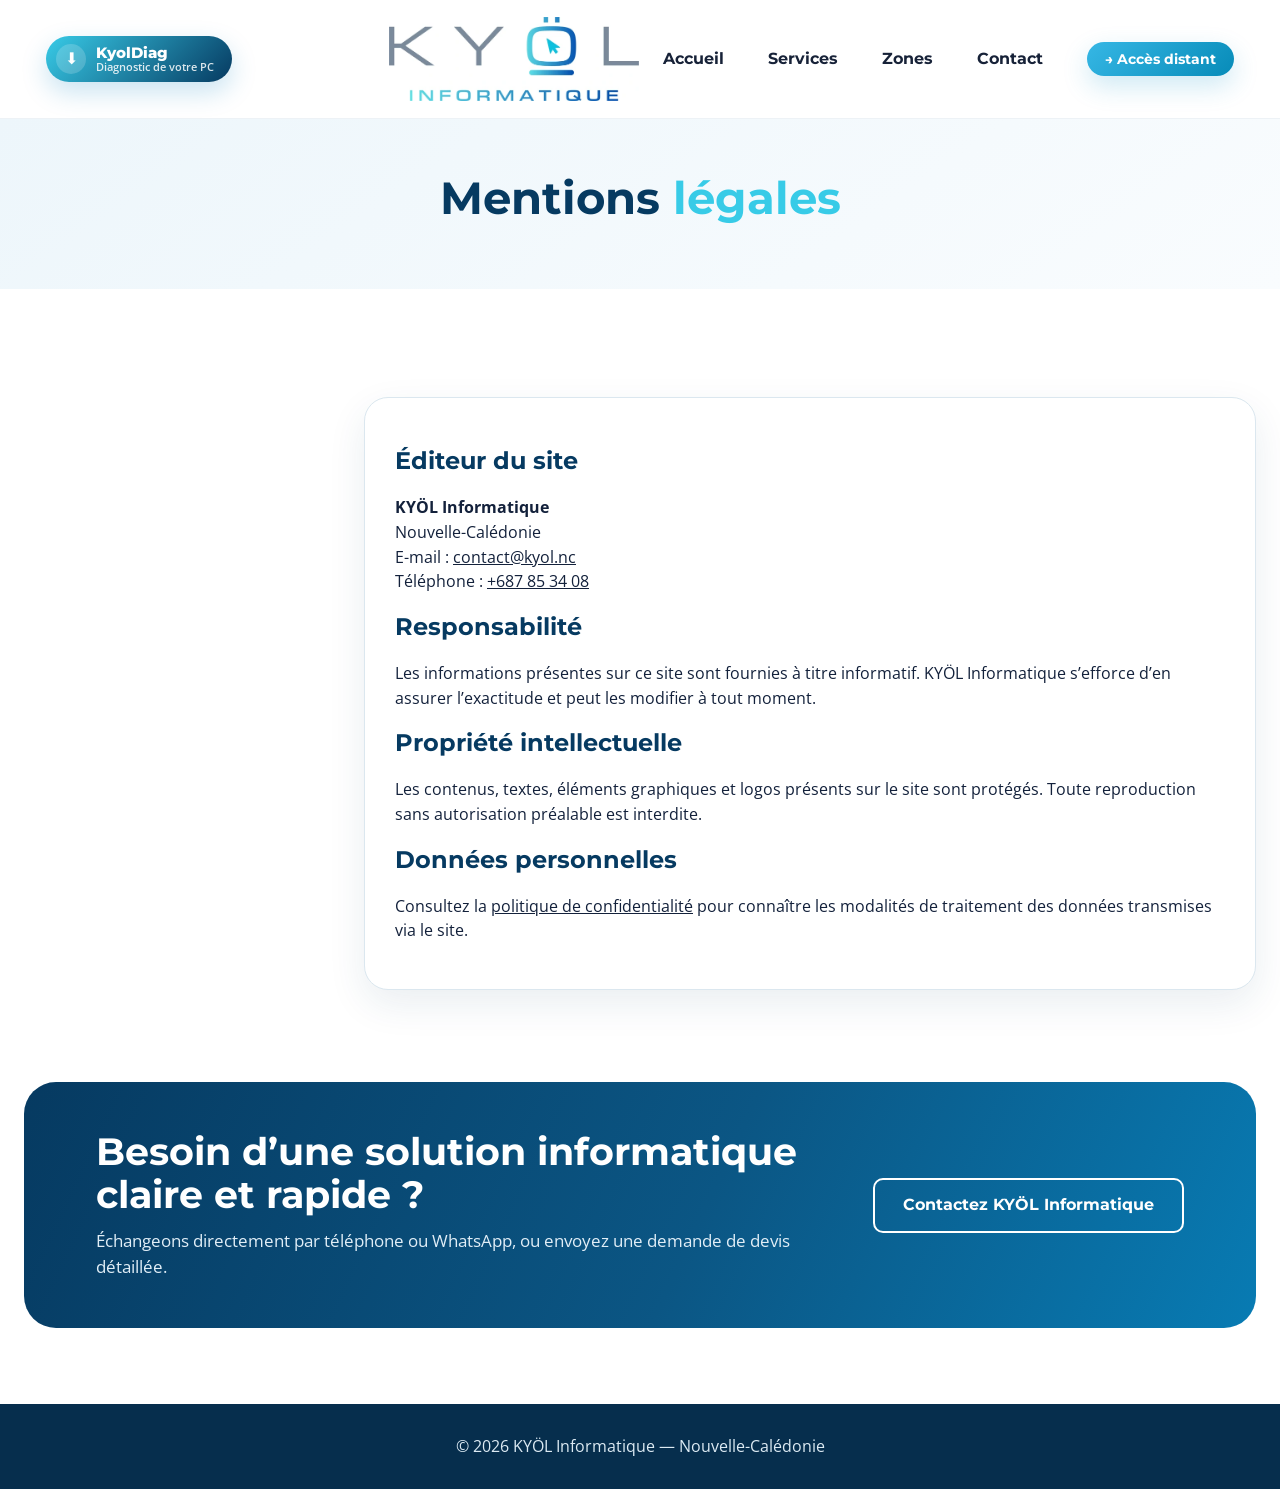
<file: mentions-legales.html>
<!DOCTYPE html>

<html lang="fr"><head><meta charset="utf-8"/><meta content="width=device-width,initial-scale=1.0" name="viewport"/><meta content="Mentions légales du site de KYÖL Informatique, assistance informatique en Nouvelle-Calédonie." name="description"/><title>Mentions légales — KYÖL Informatique</title><link href="https://kyol.nc/mentions-legales" rel="canonical"/><meta content="website" property="og:type"/><meta content="KYÖL Informatique" property="og:site_name"/><meta content="fr_FR" property="og:locale"/><meta content="Mentions légales — KYÖL Informatique" property="og:title"/><meta content="Mentions légales du site de KYÖL Informatique, assistance informatique en Nouvelle-Calédonie." property="og:description"/><meta content="https://kyol.nc/mentions-legales" property="og:url"/><meta content="https://kyol.nc/images/logo-kyol.png" property="og:image"/><meta content="summary_large_image" name="twitter:card"/><link href="https://fonts.googleapis.com" rel="preconnect"/><link href="https://fonts.googleapis.com/css2?family=Montserrat:wght@400;500;600;700;800&amp;family=Open+Sans:wght@400;600&amp;display=swap" rel="stylesheet"/><link href="favicon.ico" rel="icon" sizes="any"/><link href="favicon.png" rel="icon" type="image/png"/><link href="apple-touch-icon.png" rel="apple-touch-icon"/><link href="css/style.css" rel="stylesheet"/></head><body>
<header class="site-header"><div class="header-inner"><div class="header-spacer"><a class="header-diag" href="https://diag.kyol.nc/" rel="noopener" target="_blank" title="Télécharger KyolDiag, l’outil de diagnostic de votre PC" aria-label="Télécharger KyolDiag, l’outil de diagnostic de votre PC"><span aria-hidden="true" class="header-diag-icon">⬇</span><span class="header-diag-text">KyolDiag<small>Diagnostic de votre PC</small></span></a></div><a class="header-logo" href="index.html"><img alt="Logo KYÖL Informatique" height="201" src="images/logo-kyol.webp" width="600"/></a><nav class="header-nav"><ul class="nav-links"><li><a href="index.html">Accueil</a></li><li><a href="services.html">Services</a></li><li><a href="zones-intervention.html">Zones</a></li><li><a href="contact.html">Contact</a></li><li><a class="nav-remote" href="https://download.anydesk.com/AnyDesk.exe" rel="noopener" target="_blank">→ Accès distant</a></li></ul></nav><button class="burger" type="button"><span></span><span></span><span></span></button></div></header>
<main><section class="page-hero"><h1>Mentions <span>légales</span></h1></section><section class="section"><div class="legal-layout"><div class="legal-card"><h2>Éditeur du site</h2><p><strong>KYÖL Informatique</strong><br/>Nouvelle-Calédonie<br/>E-mail : <a href="mailto:contact@kyol.nc">contact@kyol.nc</a><br/>Téléphone : <a href="tel:+687853408">+687 85 34 08</a></p><h2>Responsabilité</h2><p>Les informations présentes sur ce site sont fournies à titre informatif. KYÖL Informatique s’efforce d’en assurer l’exactitude et peut les modifier à tout moment.</p><h2>Propriété intellectuelle</h2><p>Les contenus, textes, éléments graphiques et logos présents sur le site sont protégés. Toute reproduction sans autorisation préalable est interdite.</p><h2>Données personnelles</h2><p>Consultez la <a href="politique-confidentialite.html">politique de confidentialité</a> pour connaître les modalités de traitement des données transmises via le site.</p></div></div></section><section class="section final-cta-section"><div class="cta-banner"><div class="cta-copy"><h2>Besoin d’une solution informatique claire et rapide ?</h2><p>Échangeons directement par téléphone ou WhatsApp, ou envoyez une demande de devis détaillée.</p></div><a class="btn btn-light" href="contact.html">Contactez KYÖL Informatique</a></div></section></main><footer class="site-footer"><p>© 2026 KYÖL Informatique — Nouvelle-Calédonie</p></footer><script src="js/main.js"></script></body></html>
</file>
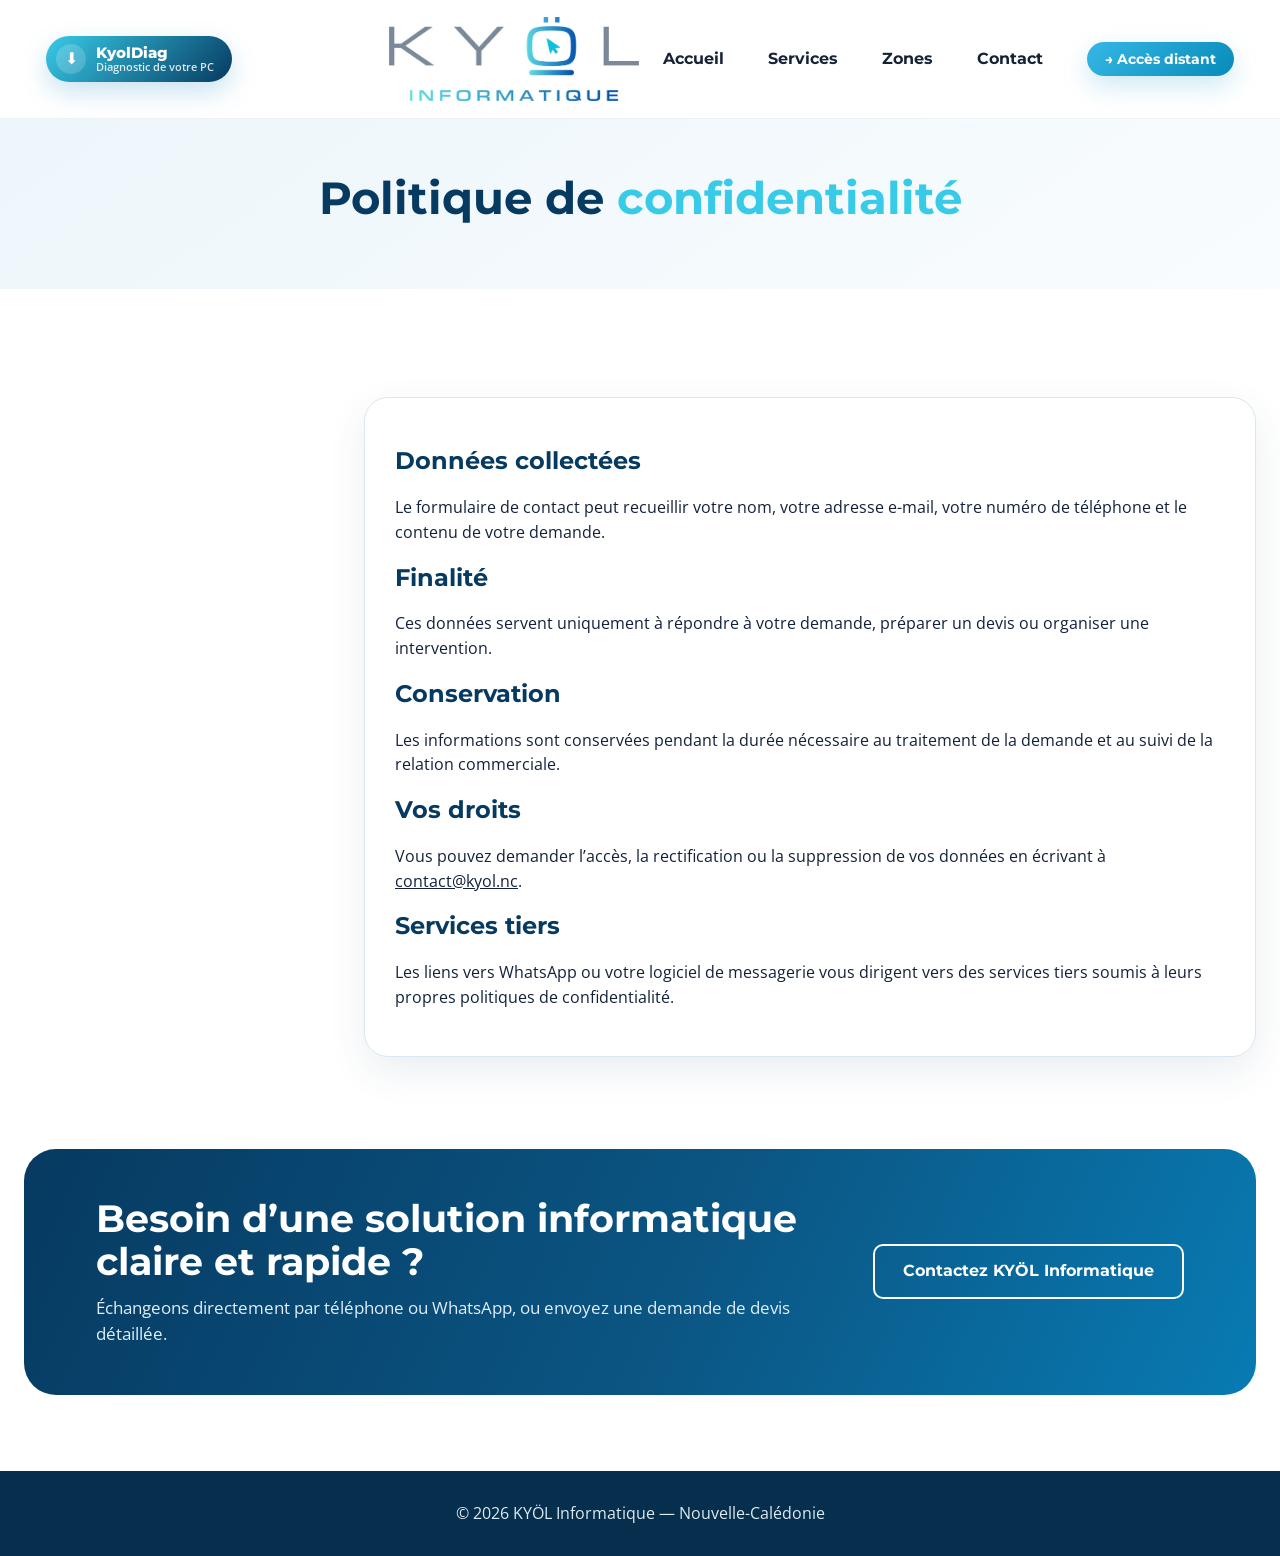
<file: politique-confidentialite.html>
<!DOCTYPE html>

<html lang="fr"><head><meta charset="utf-8"/><meta content="width=device-width,initial-scale=1.0" name="viewport"/><meta content="Politique de confidentialité de KYÖL Informatique : données collectées via le formulaire de contact, finalités et vos droits." name="description"/><title>Politique de confidentialité — KYÖL Informatique</title><link href="https://kyol.nc/politique-confidentialite" rel="canonical"/><meta content="website" property="og:type"/><meta content="KYÖL Informatique" property="og:site_name"/><meta content="fr_FR" property="og:locale"/><meta content="Politique de confidentialité — KYÖL Informatique" property="og:title"/><meta content="Politique de confidentialité de KYÖL Informatique : données collectées via le formulaire de contact, finalités et vos droits." property="og:description"/><meta content="https://kyol.nc/politique-confidentialite" property="og:url"/><meta content="https://kyol.nc/images/logo-kyol.png" property="og:image"/><meta content="summary_large_image" name="twitter:card"/><link href="https://fonts.googleapis.com" rel="preconnect"/><link href="https://fonts.googleapis.com/css2?family=Montserrat:wght@400;500;600;700;800&amp;family=Open+Sans:wght@400;600&amp;display=swap" rel="stylesheet"/><link href="favicon.ico" rel="icon" sizes="any"/><link href="favicon.png" rel="icon" type="image/png"/><link href="apple-touch-icon.png" rel="apple-touch-icon"/><link href="css/style.css" rel="stylesheet"/></head><body>
<header class="site-header"><div class="header-inner"><div class="header-spacer"><a class="header-diag" href="https://diag.kyol.nc/" rel="noopener" target="_blank" title="Télécharger KyolDiag, l’outil de diagnostic de votre PC" aria-label="Télécharger KyolDiag, l’outil de diagnostic de votre PC"><span aria-hidden="true" class="header-diag-icon">⬇</span><span class="header-diag-text">KyolDiag<small>Diagnostic de votre PC</small></span></a></div><a class="header-logo" href="index.html"><img alt="Logo KYÖL Informatique" height="201" src="images/logo-kyol.webp" width="600"/></a><nav class="header-nav"><ul class="nav-links"><li><a href="index.html">Accueil</a></li><li><a href="services.html">Services</a></li><li><a href="zones-intervention.html">Zones</a></li><li><a href="contact.html">Contact</a></li><li><a class="nav-remote" href="https://download.anydesk.com/AnyDesk.exe" rel="noopener" target="_blank">→ Accès distant</a></li></ul></nav><button class="burger" type="button"><span></span><span></span><span></span></button></div></header>
<main><section class="page-hero"><h1>Politique de <span>confidentialité</span></h1></section><section class="section"><div class="legal-layout"><div class="legal-card"><h2>Données collectées</h2><p>Le formulaire de contact peut recueillir votre nom, votre adresse e-mail, votre numéro de téléphone et le contenu de votre demande.</p><h2>Finalité</h2><p>Ces données servent uniquement à répondre à votre demande, préparer un devis ou organiser une intervention.</p><h2>Conservation</h2><p>Les informations sont conservées pendant la durée nécessaire au traitement de la demande et au suivi de la relation commerciale.</p><h2>Vos droits</h2><p>Vous pouvez demander l’accès, la rectification ou la suppression de vos données en écrivant à <a href="mailto:contact@kyol.nc">contact@kyol.nc</a>.</p><h2>Services tiers</h2><p>Les liens vers WhatsApp ou votre logiciel de messagerie vous dirigent vers des services tiers soumis à leurs propres politiques de confidentialité.</p></div></div></section><section class="section final-cta-section"><div class="cta-banner"><div class="cta-copy"><h2>Besoin d’une solution informatique claire et rapide ?</h2><p>Échangeons directement par téléphone ou WhatsApp, ou envoyez une demande de devis détaillée.</p></div><a class="btn btn-light" href="contact.html">Contactez KYÖL Informatique</a></div></section></main><footer class="site-footer"><p>© 2026 KYÖL Informatique — Nouvelle-Calédonie</p></footer><script src="js/main.js"></script></body></html>
</file>
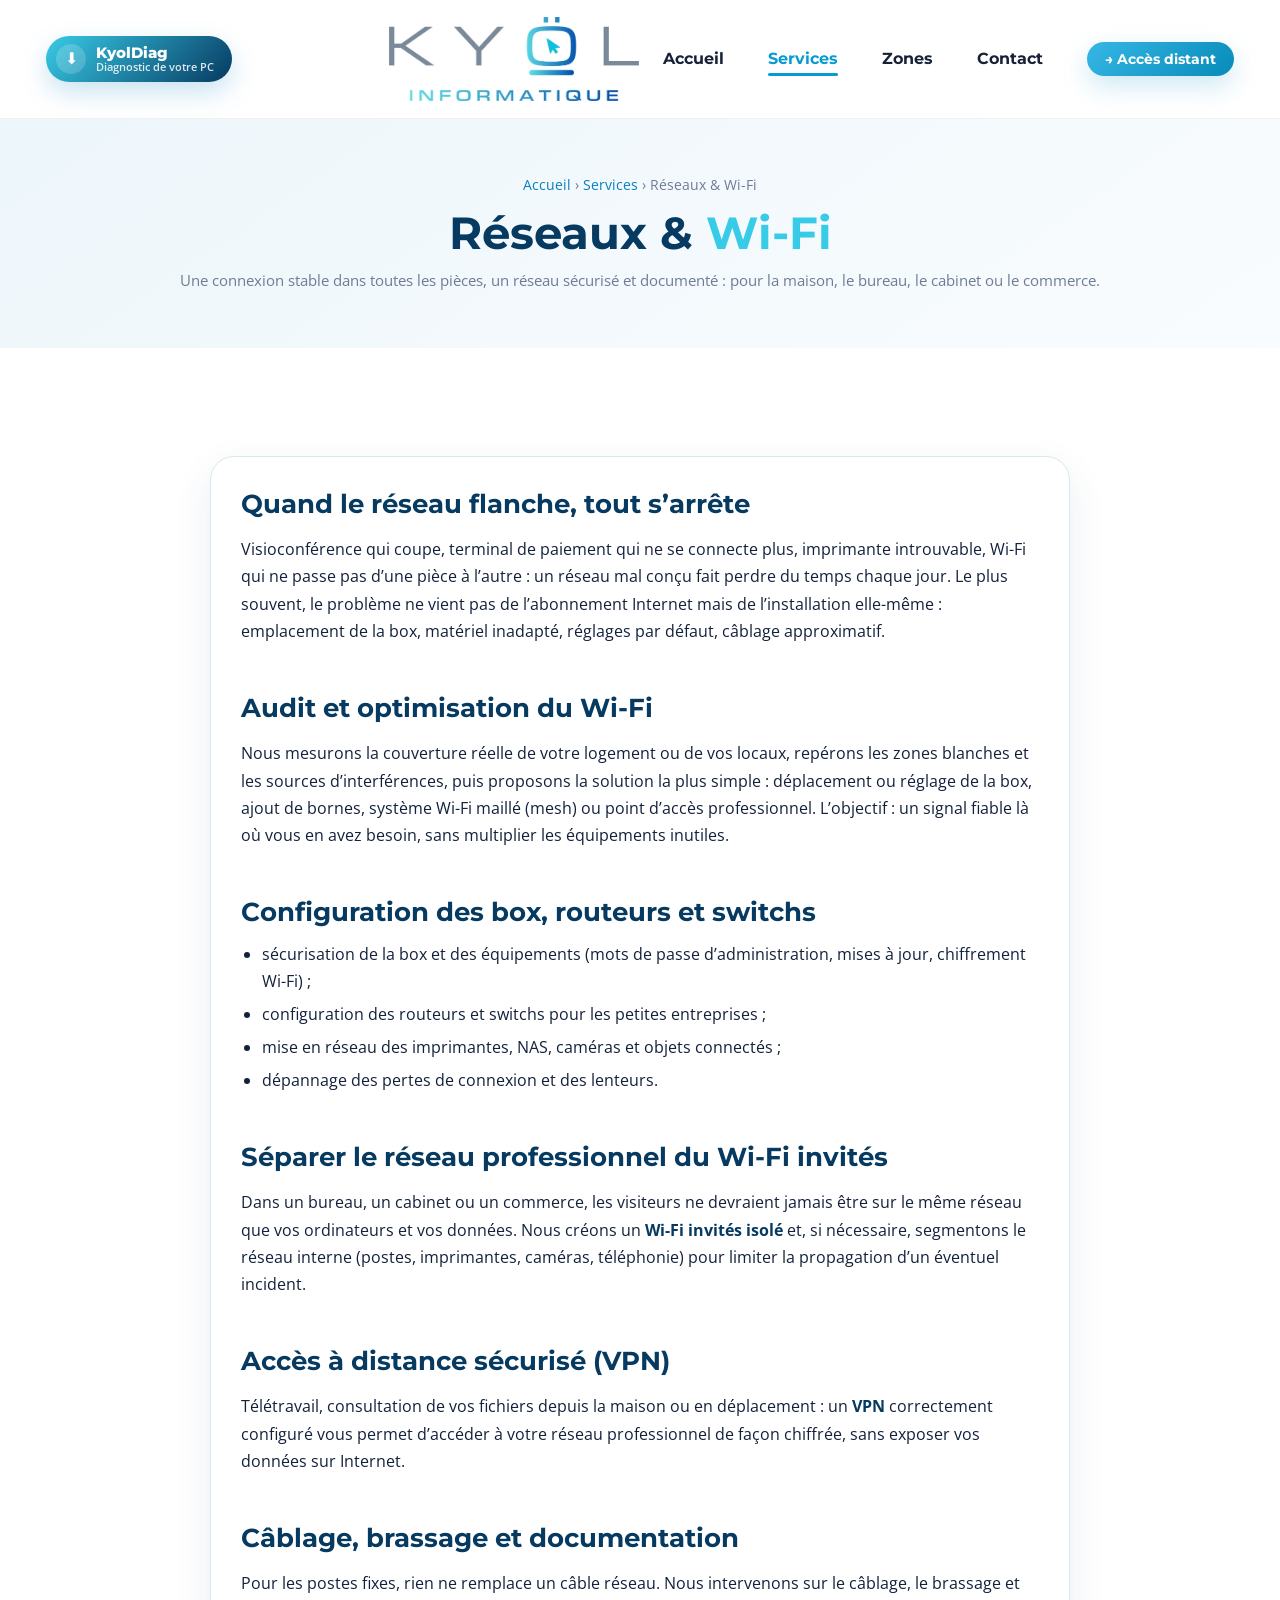
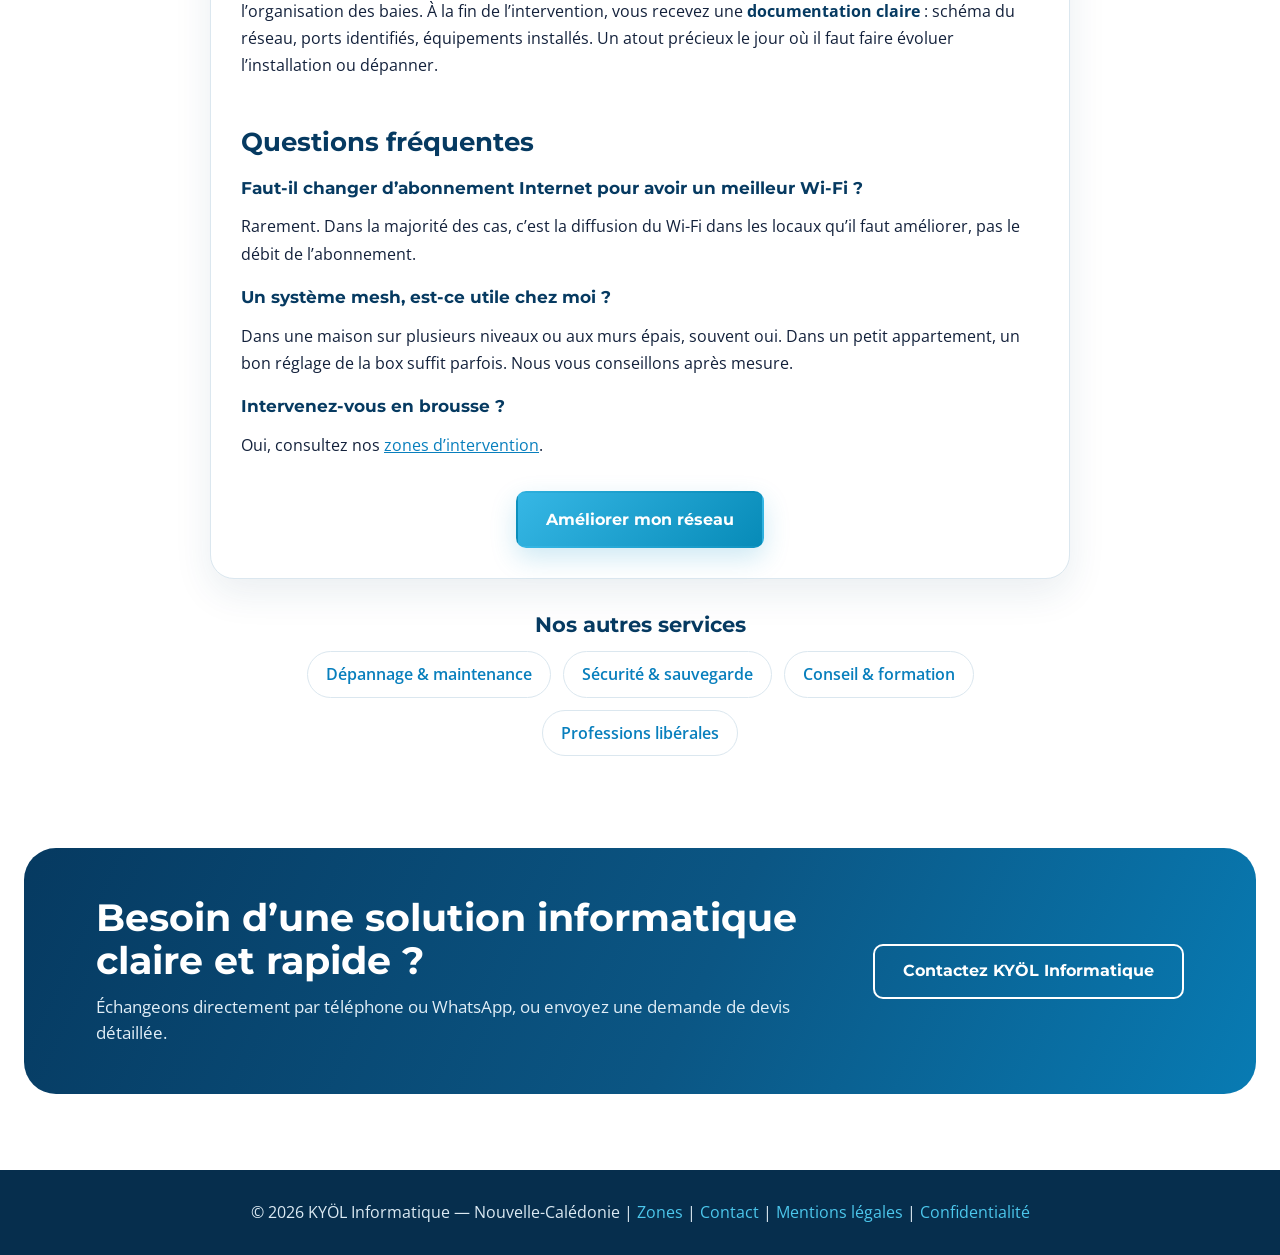
<file: reseau-wifi.html>
<!DOCTYPE html>

<html lang="fr"><head><meta charset="utf-8"/><meta content="width=device-width,initial-scale=1.0" name="viewport"/><meta content="Wi-Fi qui coupe, zones sans réseau, box mal configurée : audit de couverture, configuration de routeurs et switchs, VPN, câblage et Wi-Fi invités séparé pour maisons, bureaux et commerces à Nouméa, Mont-Dore et Grand Nouméa." name="description"/><title>Réseau et Wi-Fi : installation, audit et dépannage à Nouméa — KYÖL Informatique</title><link href="https://kyol.nc/reseau-wifi" rel="canonical"/><meta content="website" property="og:type"/><meta content="KYÖL Informatique" property="og:site_name"/><meta content="fr_FR" property="og:locale"/><meta content="Réseau et Wi-Fi : installation, audit et dépannage à Nouméa — KYÖL Informatique" property="og:title"/><meta content="Wi-Fi qui coupe, zones sans réseau, box mal configurée : audit de couverture, configuration de routeurs et switchs, VPN, câblage et Wi-Fi invités séparé pour maisons, bureaux et commerces à Nouméa, Mont-Dore et Grand Nouméa." property="og:description"/><meta content="https://kyol.nc/reseau-wifi" property="og:url"/><meta content="https://kyol.nc/images/logo-kyol.png" property="og:image"/><meta content="summary_large_image" name="twitter:card"/><script type="application/ld+json">{"@context": "https://schema.org", "@graph": [{"@type": "Service", "name": "Installation et dépannage réseau et Wi-Fi", "serviceType": "Installation et dépannage réseau et Wi-Fi", "url": "https://kyol.nc/reseau-wifi", "description": "Wi-Fi qui coupe, zones sans réseau, box mal configurée : audit de couverture, configuration de routeurs et switchs, VPN, câblage et Wi-Fi invités séparé pour maisons, bureaux et commerces à Nouméa, Mont-Dore et Grand Nouméa.", "provider": {"@type": "LocalBusiness", "@id": "https://kyol.nc/#business", "name": "KYÖL Informatique"}, "areaServed": ["Nouméa", "Mont-Dore", "Dumbéa", "Païta", "Grand Nouméa", "Nouvelle-Calédonie"]}, {"@type": "BreadcrumbList", "itemListElement": [{"@type": "ListItem", "position": 1, "name": "Accueil", "item": "https://kyol.nc/"}, {"@type": "ListItem", "position": 2, "name": "Services", "item": "https://kyol.nc/services"}, {"@type": "ListItem", "position": 3, "name": "Réseaux & Wi-Fi", "item": "https://kyol.nc/reseau-wifi"}]}]}</script><link href="https://fonts.googleapis.com" rel="preconnect"/><link href="https://fonts.googleapis.com/css2?family=Montserrat:wght@400;500;600;700;800&amp;family=Open+Sans:wght@400;600&amp;display=swap" rel="stylesheet"/><link href="favicon.ico" rel="icon" sizes="any"/><link href="favicon.png" rel="icon" type="image/png"/><link href="apple-touch-icon.png" rel="apple-touch-icon"/><link href="css/style.css" rel="stylesheet"/></head><body>
<header class="site-header"><div class="header-inner"><div class="header-spacer"><a class="header-diag" href="https://diag.kyol.nc/" rel="noopener" target="_blank" title="Télécharger KyolDiag, l’outil de diagnostic de votre PC" aria-label="Télécharger KyolDiag, l’outil de diagnostic de votre PC"><span aria-hidden="true" class="header-diag-icon">⬇</span><span class="header-diag-text">KyolDiag<small>Diagnostic de votre PC</small></span></a></div><a class="header-logo" href="index.html"><img alt="Logo KYÖL Informatique" height="201" src="images/logo-kyol.webp" width="600"/></a><nav class="header-nav"><ul class="nav-links"><li><a href="index.html">Accueil</a></li><li><a class="active" href="services.html">Services</a></li><li><a href="zones-intervention.html">Zones</a></li><li><a href="contact.html">Contact</a></li><li><a class="nav-remote" href="https://download.anydesk.com/AnyDesk.exe" rel="noopener" target="_blank">→ Accès distant</a></li></ul></nav><button aria-expanded="false" aria-label="Ouvrir le menu" class="burger" type="button"><span></span><span></span><span></span></button></div></header>
<main><section class="page-hero"><nav aria-label="Fil d’Ariane" class="breadcrumb"><a href="index.html">Accueil</a> › <a href="services.html">Services</a> › <span aria-current="page">Réseaux &amp; Wi-Fi</span></nav><h1>Réseaux &amp; <span>Wi-Fi</span></h1><p>Une connexion stable dans toutes les pièces, un réseau sécurisé et documenté : pour la maison, le bureau, le cabinet ou le commerce.</p></section><section class="section"><article class="legal-card content-card"><h2>Quand le réseau flanche, tout s’arrête</h2><p>Visioconférence qui coupe, terminal de paiement qui ne se connecte plus, imprimante introuvable, Wi-Fi qui ne passe pas d’une pièce à l’autre : un réseau mal conçu fait perdre du temps chaque jour. Le plus souvent, le problème ne vient pas de l’abonnement Internet mais de l’installation elle-même : emplacement de la box, matériel inadapté, réglages par défaut, câblage approximatif.</p><h2>Audit et optimisation du Wi-Fi</h2><p>Nous mesurons la couverture réelle de votre logement ou de vos locaux, repérons les zones blanches et les sources d’interférences, puis proposons la solution la plus simple : déplacement ou réglage de la box, ajout de bornes, système Wi-Fi maillé (mesh) ou point d’accès professionnel. L’objectif : un signal fiable là où vous en avez besoin, sans multiplier les équipements inutiles.</p><h2>Configuration des box, routeurs et switchs</h2><ul><li>sécurisation de la box et des équipements (mots de passe d’administration, mises à jour, chiffrement Wi-Fi) ;</li><li>configuration des routeurs et switchs pour les petites entreprises ;</li><li>mise en réseau des imprimantes, NAS, caméras et objets connectés ;</li><li>dépannage des pertes de connexion et des lenteurs.</li></ul><h2>Séparer le réseau professionnel du Wi-Fi invités</h2><p>Dans un bureau, un cabinet ou un commerce, les visiteurs ne devraient jamais être sur le même réseau que vos ordinateurs et vos données. Nous créons un <strong>Wi-Fi invités isolé</strong> et, si nécessaire, segmentons le réseau interne (postes, imprimantes, caméras, téléphonie) pour limiter la propagation d’un éventuel incident.</p><h2>Accès à distance sécurisé (VPN)</h2><p>Télétravail, consultation de vos fichiers depuis la maison ou en déplacement : un <strong>VPN</strong> correctement configuré vous permet d’accéder à votre réseau professionnel de façon chiffrée, sans exposer vos données sur Internet.</p><h2>Câblage, brassage et documentation</h2><p>Pour les postes fixes, rien ne remplace un câble réseau. Nous intervenons sur le câblage, le brassage et l’organisation des baies. À la fin de l’intervention, vous recevez une <strong>documentation claire</strong> : schéma du réseau, ports identifiés, équipements installés. Un atout précieux le jour où il faut faire évoluer l’installation ou dépanner.</p><h2>Questions fréquentes</h2><h3>Faut-il changer d’abonnement Internet pour avoir un meilleur Wi-Fi ?</h3><p>Rarement. Dans la majorité des cas, c’est la diffusion du Wi-Fi dans les locaux qu’il faut améliorer, pas le débit de l’abonnement.</p><h3>Un système mesh, est-ce utile chez moi ?</h3><p>Dans une maison sur plusieurs niveaux ou aux murs épais, souvent oui. Dans un petit appartement, un bon réglage de la box suffit parfois. Nous vous conseillons après mesure.</p><h3>Intervenez-vous en brousse ?</h3><p>Oui, consultez nos <a href="zones-intervention.html">zones d’intervention</a>.</p><p class="content-cta"><a class="btn btn-primary" href="contact.html#devis">Améliorer mon réseau</a></p></article><nav aria-label="Autres services" class="related-services"><h2>Nos autres services</h2><ul><li><a href="depannage-informatique.html">Dépannage &amp; maintenance</a></li><li><a href="securite-sauvegarde.html">Sécurité &amp; sauvegarde</a></li><li><a href="formation-microsoft-365.html">Conseil &amp; formation</a></li><li><a href="informatique-professions-liberales.html">Professions libérales</a></li></ul></nav></section><section class="section final-cta-section"><div class="cta-banner"><div class="cta-copy"><h2>Besoin d’une solution informatique claire et rapide ?</h2><p>Échangeons directement par téléphone ou WhatsApp, ou envoyez une demande de devis détaillée.</p></div><a class="btn btn-light" href="contact.html">Contactez KYÖL Informatique</a></div></section></main>
<footer class="site-footer"><p>© 2026 KYÖL Informatique — Nouvelle-Calédonie | <a href="zones-intervention.html">Zones</a> | <a href="contact.html">Contact</a> | <a href="mentions-legales.html">Mentions légales</a> | <a href="politique-confidentialite.html">Confidentialité</a></p></footer><div class="back-to-top">↑</div><script src="js/main.js"></script></body></html>
</file>
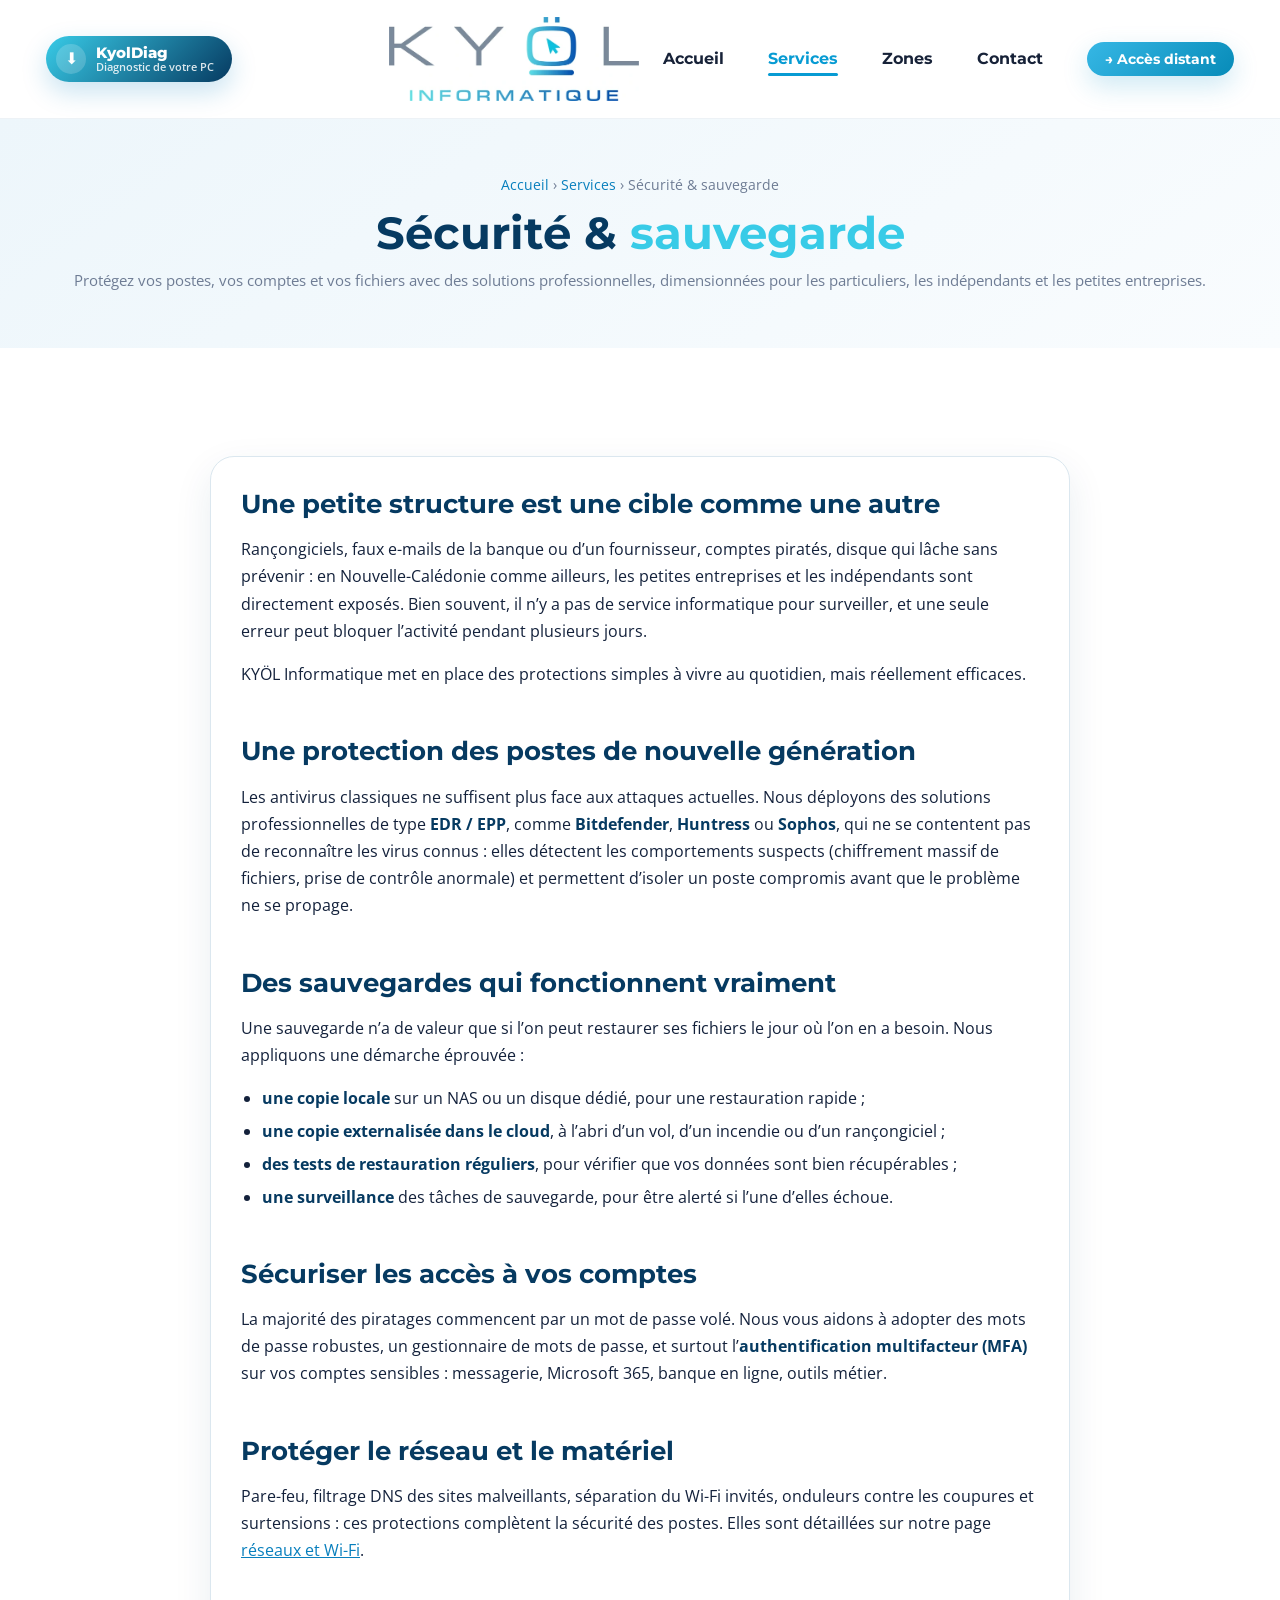
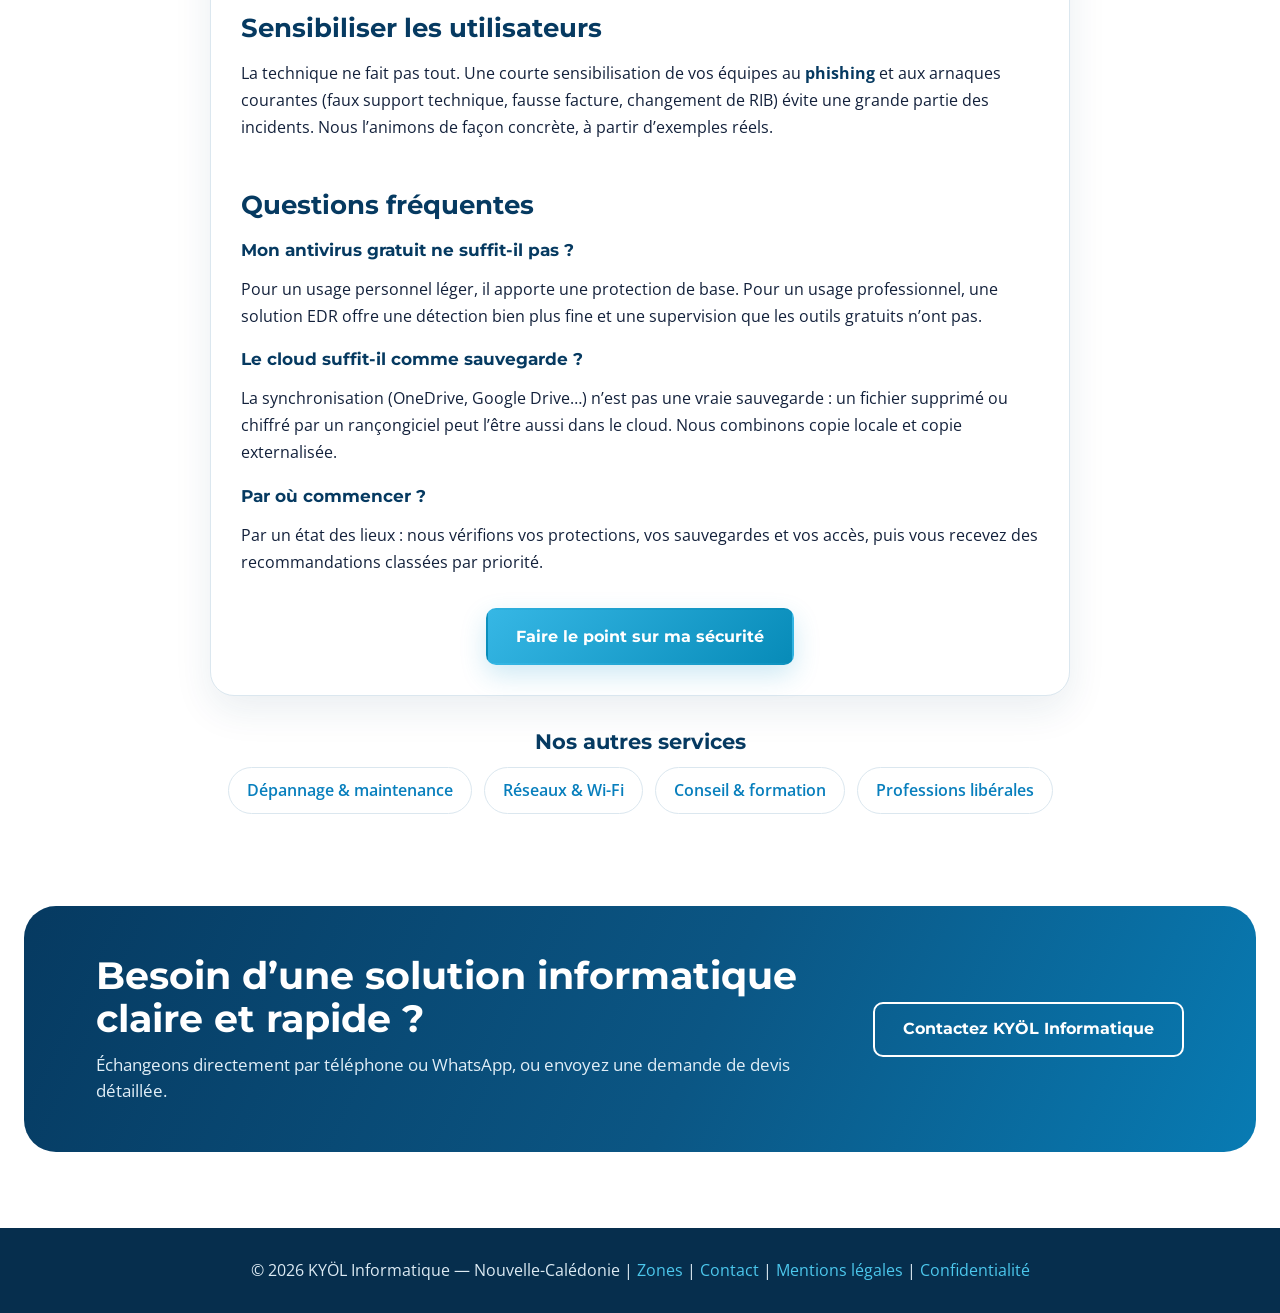
<file: securite-sauvegarde.html>
<!DOCTYPE html>

<html lang="fr"><head><meta charset="utf-8"/><meta content="width=device-width,initial-scale=1.0" name="viewport"/><meta content="Protection EDR (Bitdefender, Huntress, Sophos), sauvegardes NAS et cloud testées, authentification multifacteur, sensibilisation au phishing : sécurisez vos postes et vos données à Nouméa et en Nouvelle-Calédonie." name="description"/><title>Cybersécurité et sauvegarde des données en Nouvelle-Calédonie — KYÖL Informatique</title><link href="https://kyol.nc/securite-sauvegarde" rel="canonical"/><meta content="website" property="og:type"/><meta content="KYÖL Informatique" property="og:site_name"/><meta content="fr_FR" property="og:locale"/><meta content="Cybersécurité et sauvegarde des données en Nouvelle-Calédonie — KYÖL Informatique" property="og:title"/><meta content="Protection EDR (Bitdefender, Huntress, Sophos), sauvegardes NAS et cloud testées, authentification multifacteur, sensibilisation au phishing : sécurisez vos postes et vos données à Nouméa et en Nouvelle-Calédonie." property="og:description"/><meta content="https://kyol.nc/securite-sauvegarde" property="og:url"/><meta content="https://kyol.nc/images/logo-kyol.png" property="og:image"/><meta content="summary_large_image" name="twitter:card"/><script type="application/ld+json">{"@context": "https://schema.org", "@graph": [{"@type": "Service", "name": "Cybersécurité et sauvegarde des données", "serviceType": "Cybersécurité et sauvegarde des données", "url": "https://kyol.nc/securite-sauvegarde", "description": "Protection EDR (Bitdefender, Huntress, Sophos), sauvegardes NAS et cloud testées, authentification multifacteur, sensibilisation au phishing : sécurisez vos postes et vos données à Nouméa et en Nouvelle-Calédonie.", "provider": {"@type": "LocalBusiness", "@id": "https://kyol.nc/#business", "name": "KYÖL Informatique"}, "areaServed": ["Nouméa", "Mont-Dore", "Dumbéa", "Païta", "Grand Nouméa", "Nouvelle-Calédonie"]}, {"@type": "BreadcrumbList", "itemListElement": [{"@type": "ListItem", "position": 1, "name": "Accueil", "item": "https://kyol.nc/"}, {"@type": "ListItem", "position": 2, "name": "Services", "item": "https://kyol.nc/services"}, {"@type": "ListItem", "position": 3, "name": "Sécurité & sauvegarde", "item": "https://kyol.nc/securite-sauvegarde"}]}]}</script><link href="https://fonts.googleapis.com" rel="preconnect"/><link href="https://fonts.googleapis.com/css2?family=Montserrat:wght@400;500;600;700;800&amp;family=Open+Sans:wght@400;600&amp;display=swap" rel="stylesheet"/><link href="favicon.ico" rel="icon" sizes="any"/><link href="favicon.png" rel="icon" type="image/png"/><link href="apple-touch-icon.png" rel="apple-touch-icon"/><link href="css/style.css" rel="stylesheet"/></head><body>
<header class="site-header"><div class="header-inner"><div class="header-spacer"><a class="header-diag" href="https://diag.kyol.nc/" rel="noopener" target="_blank" title="Télécharger KyolDiag, l’outil de diagnostic de votre PC" aria-label="Télécharger KyolDiag, l’outil de diagnostic de votre PC"><span aria-hidden="true" class="header-diag-icon">⬇</span><span class="header-diag-text">KyolDiag<small>Diagnostic de votre PC</small></span></a></div><a class="header-logo" href="index.html"><img alt="Logo KYÖL Informatique" height="201" src="images/logo-kyol.webp" width="600"/></a><nav class="header-nav"><ul class="nav-links"><li><a href="index.html">Accueil</a></li><li><a class="active" href="services.html">Services</a></li><li><a href="zones-intervention.html">Zones</a></li><li><a href="contact.html">Contact</a></li><li><a class="nav-remote" href="https://download.anydesk.com/AnyDesk.exe" rel="noopener" target="_blank">→ Accès distant</a></li></ul></nav><button aria-expanded="false" aria-label="Ouvrir le menu" class="burger" type="button"><span></span><span></span><span></span></button></div></header>
<main><section class="page-hero"><nav aria-label="Fil d’Ariane" class="breadcrumb"><a href="index.html">Accueil</a> › <a href="services.html">Services</a> › <span aria-current="page">Sécurité &amp; sauvegarde</span></nav><h1>Sécurité &amp; <span>sauvegarde</span></h1><p>Protégez vos postes, vos comptes et vos fichiers avec des solutions professionnelles, dimensionnées pour les particuliers, les indépendants et les petites entreprises.</p></section><section class="section"><article class="legal-card content-card"><h2>Une petite structure est une cible comme une autre</h2><p>Rançongiciels, faux e-mails de la banque ou d’un fournisseur, comptes piratés, disque qui lâche sans prévenir : en Nouvelle-Calédonie comme ailleurs, les petites entreprises et les indépendants sont directement exposés. Bien souvent, il n’y a pas de service informatique pour surveiller, et une seule erreur peut bloquer l’activité pendant plusieurs jours.</p><p>KYÖL Informatique met en place des protections simples à vivre au quotidien, mais réellement efficaces.</p><h2>Une protection des postes de nouvelle génération</h2><p>Les antivirus classiques ne suffisent plus face aux attaques actuelles. Nous déployons des solutions professionnelles de type <strong>EDR / EPP</strong>, comme <strong>Bitdefender</strong>, <strong>Huntress</strong> ou <strong>Sophos</strong>, qui ne se contentent pas de reconnaître les virus connus : elles détectent les comportements suspects (chiffrement massif de fichiers, prise de contrôle anormale) et permettent d’isoler un poste compromis avant que le problème ne se propage.</p><h2>Des sauvegardes qui fonctionnent vraiment</h2><p>Une sauvegarde n’a de valeur que si l’on peut restaurer ses fichiers le jour où l’on en a besoin. Nous appliquons une démarche éprouvée :</p><ul><li><strong>une copie locale</strong> sur un NAS ou un disque dédié, pour une restauration rapide ;</li><li><strong>une copie externalisée dans le cloud</strong>, à l’abri d’un vol, d’un incendie ou d’un rançongiciel ;</li><li><strong>des tests de restauration réguliers</strong>, pour vérifier que vos données sont bien récupérables ;</li><li><strong>une surveillance</strong> des tâches de sauvegarde, pour être alerté si l’une d’elles échoue.</li></ul><h2>Sécuriser les accès à vos comptes</h2><p>La majorité des piratages commencent par un mot de passe volé. Nous vous aidons à adopter des mots de passe robustes, un gestionnaire de mots de passe, et surtout l’<strong>authentification multifacteur (MFA)</strong> sur vos comptes sensibles : messagerie, Microsoft 365, banque en ligne, outils métier.</p><h2>Protéger le réseau et le matériel</h2><p>Pare-feu, filtrage DNS des sites malveillants, séparation du Wi-Fi invités, onduleurs contre les coupures et surtensions : ces protections complètent la sécurité des postes. Elles sont détaillées sur notre page <a href="reseau-wifi.html">réseaux et Wi-Fi</a>.</p><h2>Sensibiliser les utilisateurs</h2><p>La technique ne fait pas tout. Une courte sensibilisation de vos équipes au <strong>phishing</strong> et aux arnaques courantes (faux support technique, fausse facture, changement de RIB) évite une grande partie des incidents. Nous l’animons de façon concrète, à partir d’exemples réels.</p><h2>Questions fréquentes</h2><h3>Mon antivirus gratuit ne suffit-il pas ?</h3><p>Pour un usage personnel léger, il apporte une protection de base. Pour un usage professionnel, une solution EDR offre une détection bien plus fine et une supervision que les outils gratuits n’ont pas.</p><h3>Le cloud suffit-il comme sauvegarde ?</h3><p>La synchronisation (OneDrive, Google Drive…) n’est pas une vraie sauvegarde : un fichier supprimé ou chiffré par un rançongiciel peut l’être aussi dans le cloud. Nous combinons copie locale et copie externalisée.</p><h3>Par où commencer ?</h3><p>Par un état des lieux : nous vérifions vos protections, vos sauvegardes et vos accès, puis vous recevez des recommandations classées par priorité.</p><p class="content-cta"><a class="btn btn-primary" href="contact.html#devis">Faire le point sur ma sécurité</a></p></article><nav aria-label="Autres services" class="related-services"><h2>Nos autres services</h2><ul><li><a href="depannage-informatique.html">Dépannage &amp; maintenance</a></li><li><a href="reseau-wifi.html">Réseaux &amp; Wi-Fi</a></li><li><a href="formation-microsoft-365.html">Conseil &amp; formation</a></li><li><a href="informatique-professions-liberales.html">Professions libérales</a></li></ul></nav></section><section class="section final-cta-section"><div class="cta-banner"><div class="cta-copy"><h2>Besoin d’une solution informatique claire et rapide ?</h2><p>Échangeons directement par téléphone ou WhatsApp, ou envoyez une demande de devis détaillée.</p></div><a class="btn btn-light" href="contact.html">Contactez KYÖL Informatique</a></div></section></main>
<footer class="site-footer"><p>© 2026 KYÖL Informatique — Nouvelle-Calédonie | <a href="zones-intervention.html">Zones</a> | <a href="contact.html">Contact</a> | <a href="mentions-legales.html">Mentions légales</a> | <a href="politique-confidentialite.html">Confidentialité</a></p></footer><div class="back-to-top">↑</div><script src="js/main.js"></script></body></html>
</file>
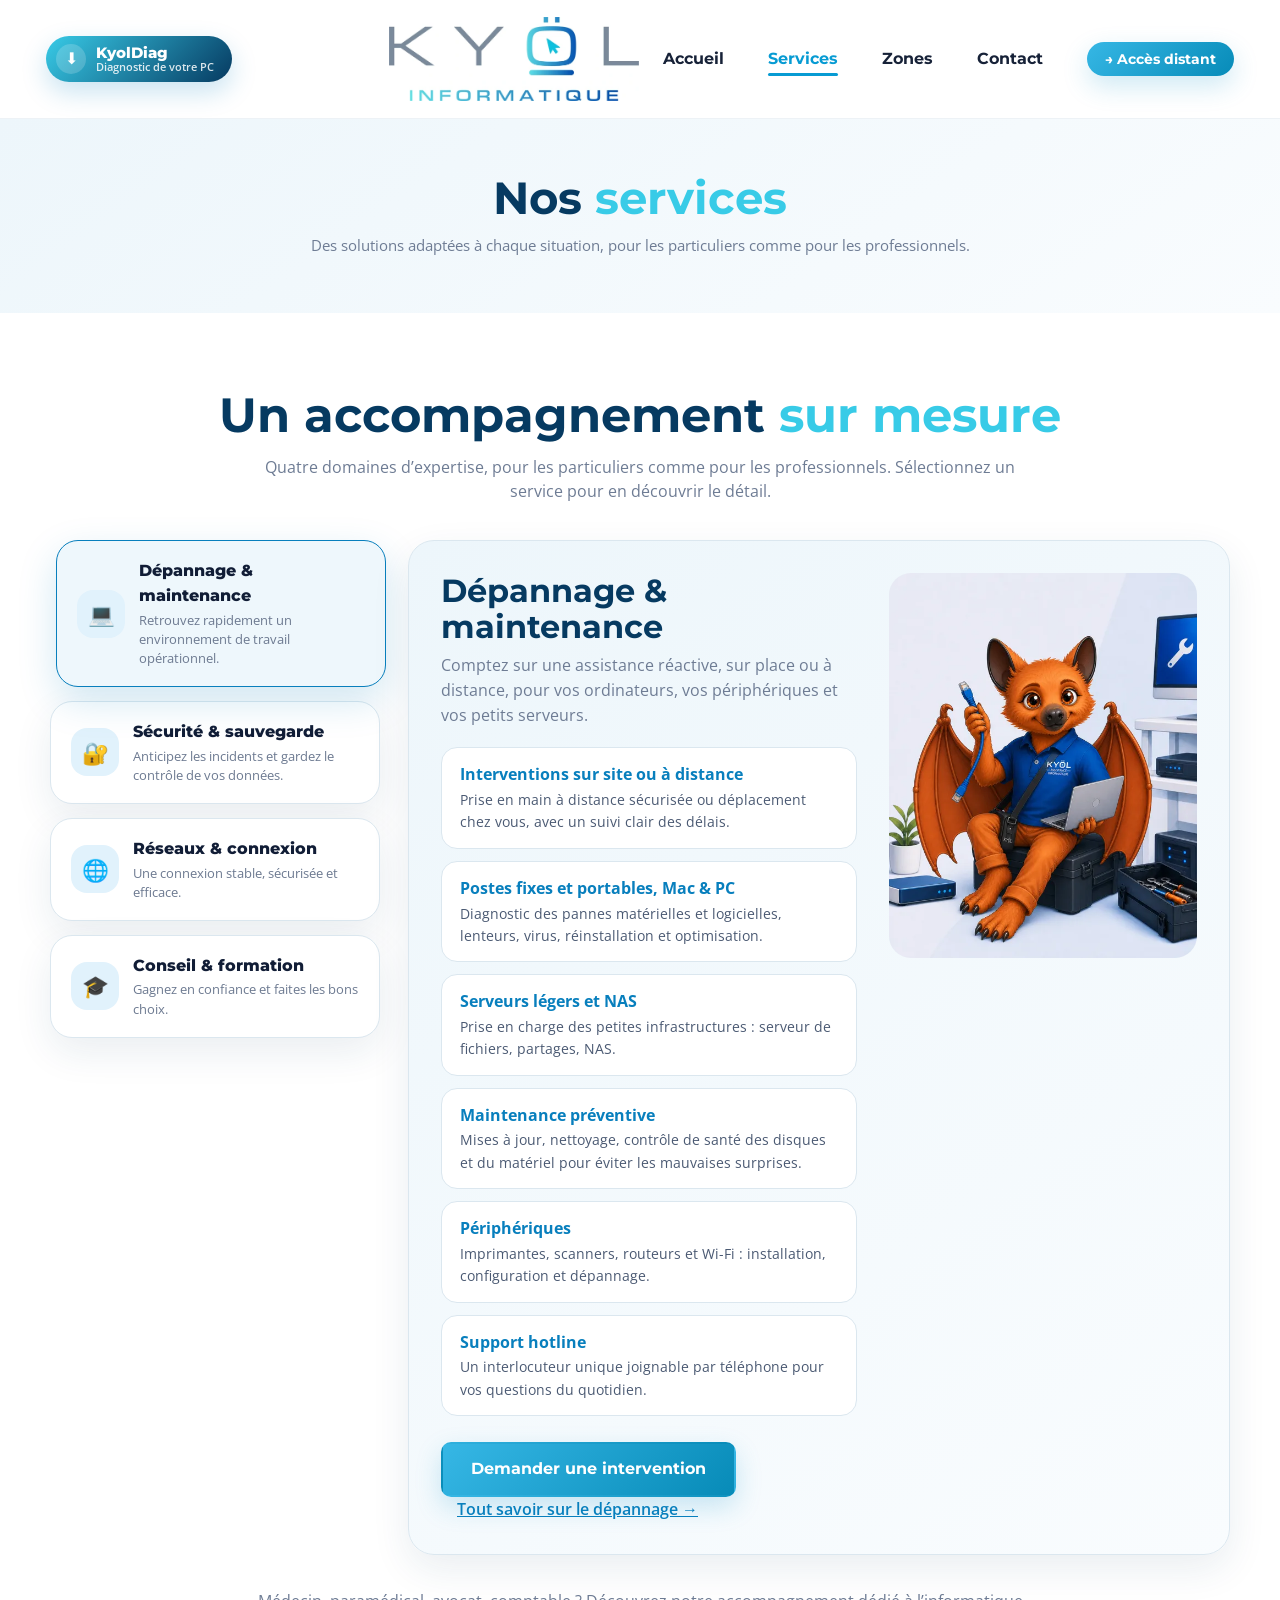
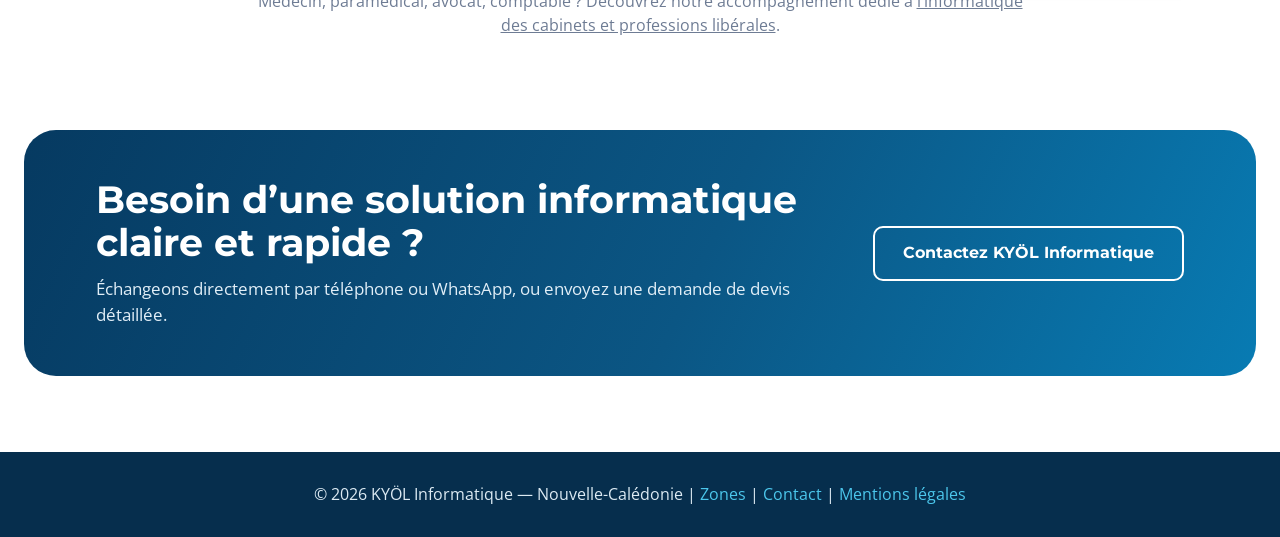
<file: services.html>
<!DOCTYPE html>

<html lang="fr"><head><meta charset="utf-8"/><meta content="width=device-width,initial-scale=1.0" name="viewport"/><meta content="Dépannage PC et Mac, maintenance, antivirus et EDR, sauvegardes NAS et cloud, Wi-Fi et réseaux, formation Microsoft 365 : les services de KYÖL Informatique en Nouvelle-Calédonie." name="description"/><title>Services informatiques : dépannage, sécurité, réseaux, Microsoft 365 — KYÖL Informatique</title><link href="https://kyol.nc/services" rel="canonical"/><meta content="website" property="og:type"/><meta content="KYÖL Informatique" property="og:site_name"/><meta content="fr_FR" property="og:locale"/><meta content="Services informatiques : dépannage, sécurité, réseaux, Microsoft 365 — KYÖL Informatique" property="og:title"/><meta content="Dépannage PC et Mac, maintenance, antivirus et EDR, sauvegardes NAS et cloud, Wi-Fi et réseaux, formation Microsoft 365 : les services de KYÖL Informatique en Nouvelle-Calédonie." property="og:description"/><meta content="https://kyol.nc/services" property="og:url"/><meta content="https://kyol.nc/images/logo-kyol.png" property="og:image"/><meta content="summary_large_image" name="twitter:card"/><link href="https://fonts.googleapis.com" rel="preconnect"/><link href="https://fonts.googleapis.com/css2?family=Montserrat:wght@400;500;600;700;800&amp;family=Open+Sans:wght@400;600&amp;display=swap" rel="stylesheet"/><link href="favicon.ico" rel="icon" sizes="any"/><link href="favicon.png" rel="icon" type="image/png"/><link href="apple-touch-icon.png" rel="apple-touch-icon"/><link href="css/style.css" rel="stylesheet"/></head><body>
<header class="site-header"><div class="header-inner"><div class="header-spacer"><a class="header-diag" href="https://diag.kyol.nc/" rel="noopener" target="_blank" title="Télécharger KyolDiag, l’outil de diagnostic de votre PC" aria-label="Télécharger KyolDiag, l’outil de diagnostic de votre PC"><span aria-hidden="true" class="header-diag-icon">⬇</span><span class="header-diag-text">KyolDiag<small>Diagnostic de votre PC</small></span></a></div><a class="header-logo" href="index.html"><img alt="Logo KYÖL Informatique" height="201" src="images/logo-kyol.webp" width="600"/></a><nav class="header-nav"><ul class="nav-links"><li><a href="index.html">Accueil</a></li><li><a class="active" href="services.html">Services</a></li><li><a href="zones-intervention.html">Zones</a></li><li><a href="contact.html">Contact</a></li><li><a class="nav-remote" href="https://download.anydesk.com/AnyDesk.exe" rel="noopener" target="_blank">→ Accès distant</a></li></ul></nav><button aria-expanded="false" aria-label="Ouvrir le menu" class="burger" type="button"><span></span><span></span><span></span></button></div></header>
<main><section class="page-hero"><h1>Nos <span>services</span></h1><p>Des solutions adaptées à chaque situation, pour les particuliers comme pour les professionnels.</p></section><section class="section"><div class="section-inner"><h2 class="section-title">Un accompagnement <span>sur mesure</span></h2><p class="section-subtitle">Quatre domaines d’expertise, pour les particuliers comme pour les professionnels. Sélectionnez un service pour en découvrir le détail.</p><div class="services-layout"><div class="services-grid services-grid-4">
<button aria-controls="panel-depannage" aria-expanded="false" class="service-card service-toggle" id="tab-depannage" type="button"><span class="service-icon" aria-hidden="true">💻</span><span class="service-card-title">Dépannage &amp; maintenance</span><span class="service-card-text">Retrouvez rapidement un environnement de travail opérationnel.</span><span class="service-more">Voir le détail <span aria-hidden="true">→</span></span></button><button aria-controls="panel-securite" aria-expanded="false" class="service-card service-toggle" id="tab-securite" type="button"><span class="service-icon" aria-hidden="true">🔐</span><span class="service-card-title">Sécurité &amp; sauvegarde</span><span class="service-card-text">Anticipez les incidents et gardez le contrôle de vos données.</span><span class="service-more">Voir le détail <span aria-hidden="true">→</span></span></button><button aria-controls="panel-reseaux" aria-expanded="false" class="service-card service-toggle" id="tab-reseaux" type="button"><span class="service-icon" aria-hidden="true">🌐</span><span class="service-card-title">Réseaux &amp; connexion</span><span class="service-card-text">Une connexion stable, sécurisée et efficace.</span><span class="service-more">Voir le détail <span aria-hidden="true">→</span></span></button><button aria-controls="panel-conseil" aria-expanded="false" class="service-card service-toggle" id="tab-conseil" type="button"><span class="service-icon" aria-hidden="true">🎓</span><span class="service-card-title">Conseil &amp; formation</span><span class="service-card-text">Gagnez en confiance et faites les bons choix.</span><span class="service-more">Voir le détail <span aria-hidden="true">→</span></span></button>
</div><div class="service-panels">
<section aria-labelledby="tab-depannage" class="service-panel" id="panel-depannage" tabindex="-1"><div class="service-panel-body"><h3>Dépannage &amp; maintenance</h3><p class="service-panel-intro">Comptez sur une assistance réactive, sur place ou à distance, pour vos ordinateurs, vos périphériques et vos petits serveurs.</p><ul class="service-list"><li><strong>Interventions sur site ou à distance</strong><span>Prise en main à distance sécurisée ou déplacement chez vous, avec un suivi clair des délais.</span></li><li><strong>Postes fixes et portables, Mac &amp; PC</strong><span>Diagnostic des pannes matérielles et logicielles, lenteurs, virus, réinstallation et optimisation.</span></li><li><strong>Serveurs légers et NAS</strong><span>Prise en charge des petites infrastructures : serveur de fichiers, partages, NAS.</span></li><li><strong>Maintenance préventive</strong><span>Mises à jour, nettoyage, contrôle de santé des disques et du matériel pour éviter les mauvaises surprises.</span></li><li><strong>Périphériques</strong><span>Imprimantes, scanners, routeurs et Wi-Fi : installation, configuration et dépannage.</span></li><li><strong>Support hotline</strong><span>Un interlocuteur unique joignable par téléphone pour vos questions du quotidien.</span></li></ul><a class="btn btn-primary" href="contact.html">Demander une intervention</a><a class="service-detail-link" href="depannage-informatique.html">Tout savoir sur le dépannage →</a></div><figure class="service-panel-visual"><img alt="La mascotte KYÖL assise sur une caisse à outils, câble réseau et ordinateur portable en main" height="700" loading="lazy" src="images/mascottes/mascotte-depannage.webp" width="560"/></figure><button aria-label="Fermer le détail" class="service-panel-close" type="button">×</button></section>
<section aria-labelledby="tab-securite" class="service-panel" id="panel-securite" tabindex="-1"><div class="service-panel-body"><h3>Sécurité &amp; sauvegarde</h3><p class="service-panel-intro">Protégez vos postes, vos accès et vos fichiers avec des solutions professionnelles adaptées à votre taille.</p><ul class="service-list"><li><strong>Protection nouvelle génération (EDR/EPP)</strong><span>Migration vers Bitdefender, Huntress ou Sophos, en remplacement des antivirus classiques.</span></li><li><strong>Sauvegardes locales et cloud</strong><span>Sauvegarde sur NAS et externalisée dans le cloud, avec des tests de restauration réguliers.</span></li><li><strong>Sécurité des accès</strong><span>Mots de passe robustes et authentification multifacteur (MFA) sur vos comptes sensibles.</span></li><li><strong>Sécurité matérielle</strong><span>Pare-feu, onduleurs et filtrage DNS pour protéger votre réseau et vos équipements.</span></li><li><strong>Sensibilisation</strong><span>Formation de vos équipes au phishing et aux bonnes pratiques de cybersécurité.</span></li></ul><a class="btn btn-primary" href="contact.html">Demander une intervention</a><a class="service-detail-link" href="securite-sauvegarde.html">Tout savoir sur la sécurité et la sauvegarde →</a></div><figure class="service-panel-visual"><img alt="La mascotte KYÖL tenant un bouclier cadenassé et une tablette de sauvegarde cloud" height="700" loading="lazy" src="images/mascottes/mascotte-securite.webp" width="560"/></figure><button aria-label="Fermer le détail" class="service-panel-close" type="button">×</button></section>
<section aria-labelledby="tab-reseaux" class="service-panel" id="panel-reseaux" tabindex="-1"><div class="service-panel-body"><h3>Réseaux &amp; connexion</h3><p class="service-panel-intro">Un réseau qui fonctionne, c’est une activité sans stress. Nous auditons, configurons et documentons votre installation.</p><ul class="service-list"><li><strong>Wi-Fi</strong><span>Audit de couverture et optimisation pour supprimer les zones blanches et les coupures.</span></li><li><strong>Routeurs, box et switchs</strong><span>Configuration et sécurisation de vos équipements réseau.</span></li><li><strong>VPN</strong><span>Accès distant sécurisé à vos fichiers et applications depuis l’extérieur.</span></li><li><strong>Câblage et segmentation</strong><span>Brassage, câblage et séparation des réseaux professionnel et invités.</span></li><li><strong>Documentation</strong><span>Plan réseau clair (schéma, brassage identifié) remis à la fin de l’intervention.</span></li></ul><a class="btn btn-primary" href="contact.html">Demander une intervention</a><a class="service-detail-link" href="reseau-wifi.html">Tout savoir sur les réseaux et le Wi-Fi →</a></div><figure class="service-panel-visual"><img alt="La mascotte KYÖL tenant un câble réseau et un routeur Wi-Fi, à côté d’un switch" height="700" loading="lazy" src="images/mascottes/mascotte-reseaux.webp" width="560"/></figure><button aria-label="Fermer le détail" class="service-panel-close" type="button">×</button></section>
<section aria-labelledby="tab-conseil" class="service-panel" id="panel-conseil" tabindex="-1"><div class="service-panel-body"><h3>Conseil &amp; formation</h3><p class="service-panel-intro">Un accompagnement adapté à votre niveau pour mieux utiliser vos outils et investir au bon endroit.</p><ul class="service-list"><li><strong>Accompagnement individuel ou en groupe</strong><span>Formations pratiques sur vos propres outils, à votre rythme.</span></li><li><strong>Microsoft 365</strong><span>Prise en main de Teams, SharePoint, OneDrive et des applications Office.</span></li><li><strong>Audit informatique</strong><span>État des lieux de votre parc avec rapport et recommandations concrètes.</span></li><li><strong>Conseil avant achat</strong><span>Choix du matériel, plan de renouvellement et bonnes pratiques.</span></li><li><strong>Sensibilisation cybersécurité</strong><span>Les bons réflexes pour éviter arnaques et piratages.</span></li></ul><a class="btn btn-primary" href="contact.html">Demander une intervention</a><a class="service-detail-link" href="formation-microsoft-365.html">Tout savoir sur le conseil et la formation →</a></div><figure class="service-panel-visual"><img alt="La mascotte KYÖL présentant Microsoft 365 sur un tableau, tablette en main" height="700" loading="lazy" src="images/mascottes/mascotte-conseil.webp" width="560"/></figure><button aria-label="Fermer le détail" class="service-panel-close" type="button">×</button></section>
</div></div><p class="section-subtitle services-pros-note">Médecin, paramédical, avocat, comptable ? Découvrez notre accompagnement dédié à <a href="informatique-professions-liberales.html">l’informatique des cabinets et professions libérales</a>.</p></div></section><section class="section final-cta-section"><div class="cta-banner"><div class="cta-copy"><h2>Besoin d’une solution informatique claire et rapide ?</h2><p>Échangeons directement par téléphone ou WhatsApp, ou envoyez une demande de devis détaillée.</p></div><a class="btn btn-light" href="contact.html">Contactez KYÖL Informatique</a></div></section></main>
<footer class="site-footer"><p>© 2026 KYÖL Informatique — Nouvelle-Calédonie | <a href="zones-intervention.html">Zones</a> | <a href="contact.html">Contact</a> | <a href="mentions-legales.html">Mentions légales</a></p></footer><div class="back-to-top">↑</div><script src="js/main.js"></script></body></html>
</file>
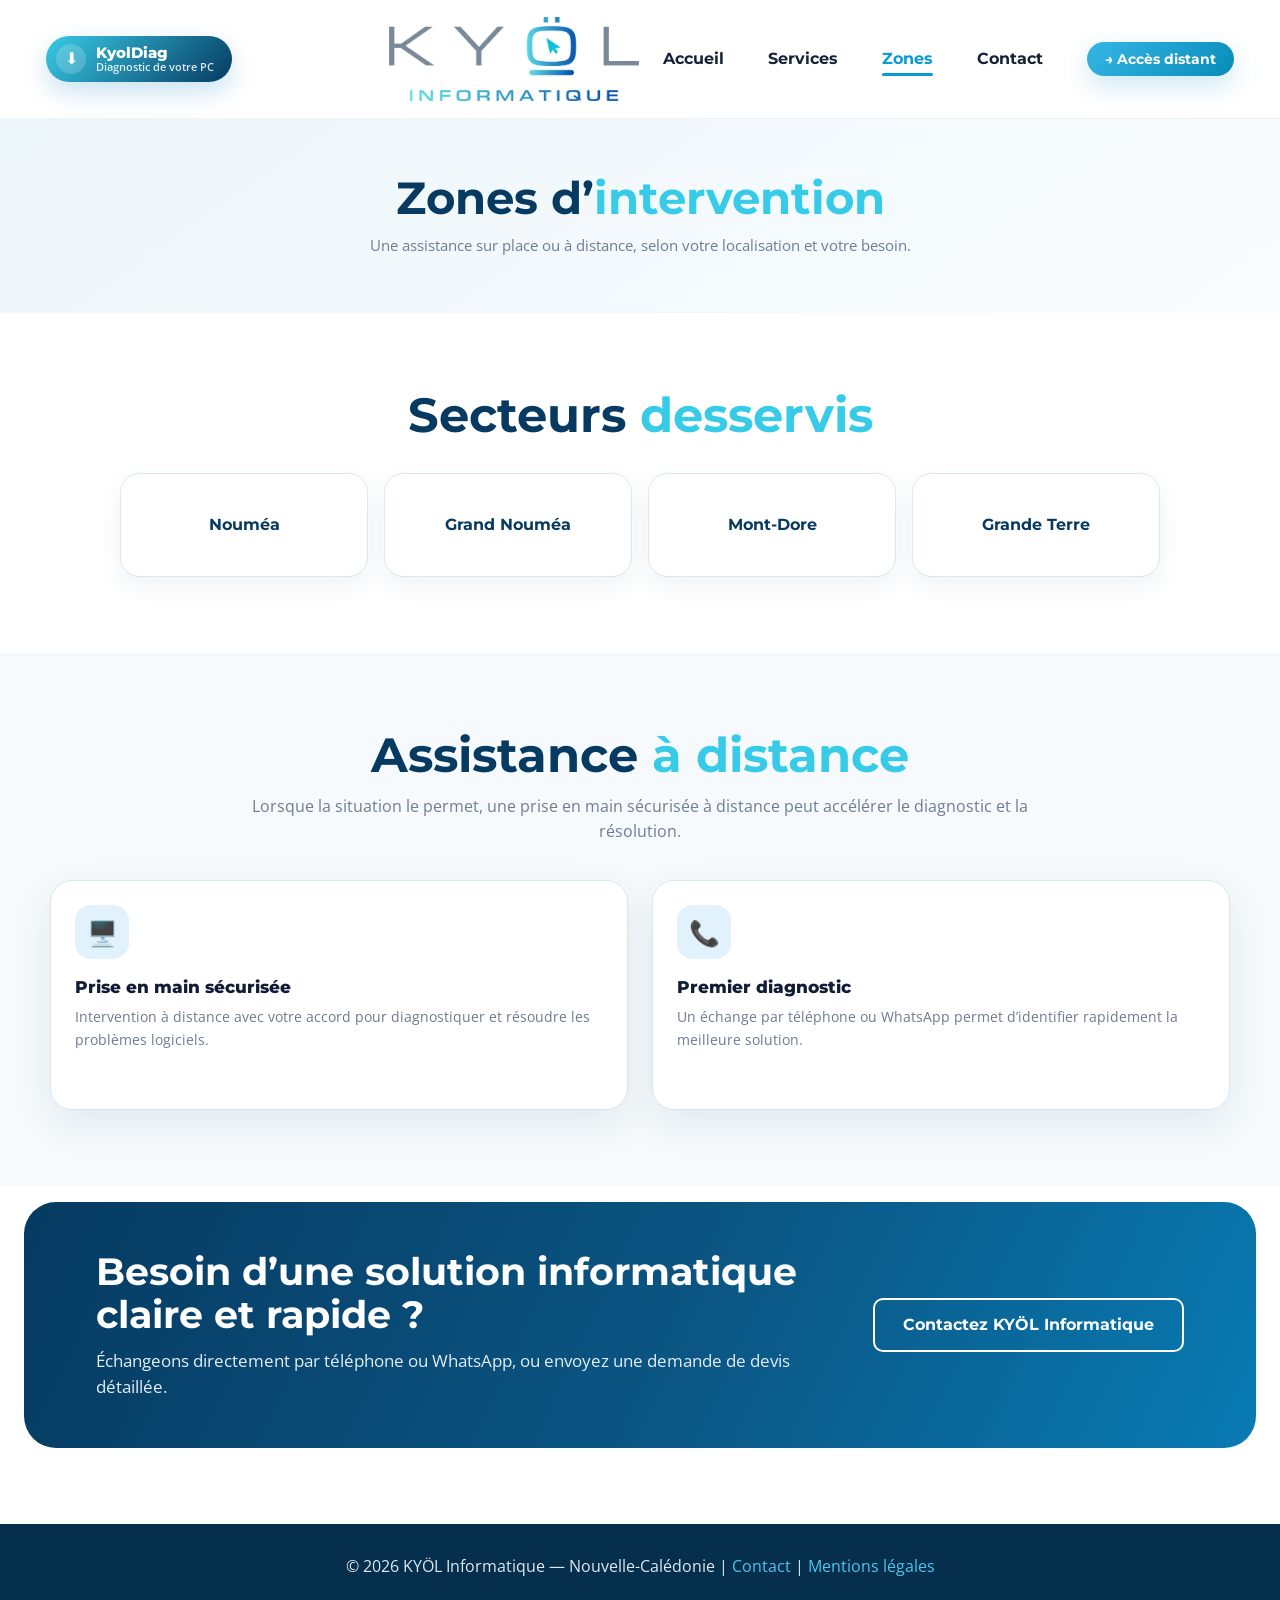
<file: zones-intervention.html>
<!DOCTYPE html>

<html lang="fr"><head><meta charset="utf-8"/><meta content="width=device-width,initial-scale=1.0" name="viewport"/><meta content="KYÖL Informatique intervient à Nouméa, au Mont-Dore, dans le Grand Nouméa et en brousse, sur site ou à distance. Îles sur devis." name="description"/><title>Zones d’intervention : Nouméa, Mont-Dore, Grand Nouméa, brousse — KYÖL Informatique</title><link href="https://kyol.nc/zones-intervention" rel="canonical"/><meta content="website" property="og:type"/><meta content="KYÖL Informatique" property="og:site_name"/><meta content="fr_FR" property="og:locale"/><meta content="Zones d’intervention : Nouméa, Mont-Dore, Grand Nouméa, brousse — KYÖL Informatique" property="og:title"/><meta content="KYÖL Informatique intervient à Nouméa, au Mont-Dore, dans le Grand Nouméa et en brousse, sur site ou à distance. Îles sur devis." property="og:description"/><meta content="https://kyol.nc/zones-intervention" property="og:url"/><meta content="https://kyol.nc/images/logo-kyol.png" property="og:image"/><meta content="summary_large_image" name="twitter:card"/><link href="https://fonts.googleapis.com" rel="preconnect"/><link href="https://fonts.googleapis.com/css2?family=Montserrat:wght@400;500;600;700;800&amp;family=Open+Sans:wght@400;600&amp;display=swap" rel="stylesheet"/><link href="favicon.ico" rel="icon" sizes="any"/><link href="favicon.png" rel="icon" type="image/png"/><link href="apple-touch-icon.png" rel="apple-touch-icon"/><link href="css/style.css" rel="stylesheet"/></head><body>
<header class="site-header"><div class="header-inner"><div class="header-spacer"><a class="header-diag" href="https://diag.kyol.nc/" rel="noopener" target="_blank" title="Télécharger KyolDiag, l’outil de diagnostic de votre PC" aria-label="Télécharger KyolDiag, l’outil de diagnostic de votre PC"><span aria-hidden="true" class="header-diag-icon">⬇</span><span class="header-diag-text">KyolDiag<small>Diagnostic de votre PC</small></span></a></div><a class="header-logo" href="index.html"><img alt="Logo KYÖL Informatique" height="201" src="images/logo-kyol.webp" width="600"/></a><nav class="header-nav"><ul class="nav-links"><li><a href="index.html">Accueil</a></li><li><a href="services.html">Services</a></li><li><a class="active" href="zones-intervention.html">Zones</a></li><li><a href="contact.html">Contact</a></li><li><a class="nav-remote" href="https://download.anydesk.com/AnyDesk.exe" rel="noopener" target="_blank">→ Accès distant</a></li></ul></nav><button aria-expanded="false" aria-label="Ouvrir le menu" class="burger" type="button"><span></span><span></span><span></span></button></div></header>
<main><section class="page-hero"><h1>Zones d’<span>intervention</span></h1><p>Une assistance sur place ou à distance, selon votre localisation et votre besoin.</p></section><section class="section"><div class="section-inner"><h2 class="section-title">Secteurs <span>desservis</span></h2><div class="zones-list"><div class="zone-item"><h4>Nouméa</h4></div><div class="zone-item"><h4>Grand Nouméa</h4></div><div class="zone-item"><h4>Mont-Dore</h4></div><div class="zone-item"><h4>Grande Terre</h4></div></div></div></section><section class="section zones"><div class="section-inner"><h2 class="section-title">Assistance <span>à distance</span></h2><p class="section-subtitle">Lorsque la situation le permet, une prise en main sécurisée à distance peut accélérer le diagnostic et la résolution.</p><div class="services-grid"><article class="service-card"><div class="service-icon">🖥️</div><h3>Prise en main sécurisée</h3><p>Intervention à distance avec votre accord pour diagnostiquer et résoudre les problèmes logiciels.</p></article><article class="service-card"><div class="service-icon">📞</div><h3>Premier diagnostic</h3><p>Un échange par téléphone ou WhatsApp permet d’identifier rapidement la meilleure solution.</p></article></div></div></section><section class="section final-cta-section"><div class="cta-banner"><div class="cta-copy"><h2>Besoin d’une solution informatique claire et rapide ?</h2><p>Échangeons directement par téléphone ou WhatsApp, ou envoyez une demande de devis détaillée.</p></div><a class="btn btn-light" href="contact.html">Contactez KYÖL Informatique</a></div></section></main>
<footer class="site-footer"><p>© 2026 KYÖL Informatique — Nouvelle-Calédonie | <a href="contact.html">Contact</a> | <a href="mentions-legales.html">Mentions légales</a></p></footer><div class="back-to-top">↑</div><script src="js/main.js"></script></body></html>
</file>
<file: css/style.css>
:root{
  --navy:#063a61;
  --navy-deep:#052f50;
  --blue:#087fbd;
  --cyan:#38cbe7;
  --sky:#2eaee0;
  --text:#13213b;
  --muted:#6e7c94;
  --pale:#eef7fc;
  --pale-2:#f8fbfd;
  --line:#dbe7ef;
  --white:#fff;
  --shadow:0 14px 38px rgba(22,62,96,.09);
}
*{box-sizing:border-box}
html{scroll-behavior:smooth}
body{margin:0;font-family:'Open Sans',Arial,sans-serif;color:var(--text);background:#fff;line-height:1.55}
img{max-width:100%;display:block}
a{color:inherit}
h1,h2,h3,h4{font-family:'Montserrat',Arial,sans-serif;line-height:1.12}
.sr-only{position:absolute;width:1px;height:1px;padding:0;margin:-1px;overflow:hidden;clip:rect(0,0,0,0);white-space:nowrap;border:0}

.site-header{position:sticky;top:0;z-index:1000;background:rgba(255,255,255,.98);border-bottom:1px solid #edf2f6;backdrop-filter:blur(12px)}
.header-inner{max-width:1500px;height:118px;margin:auto;padding:0 46px;display:grid;grid-template-columns:1fr auto 1fr;align-items:center;gap:24px}
.header-spacer{min-width:1px}
.header-logo{grid-column:2;width:250px;display:block;justify-self:center}
.header-logo img{width:100%;height:92px;object-fit:contain}
.header-nav{grid-column:3;justify-self:end}
.nav-links{list-style:none;margin:0;padding:0;display:flex;align-items:center;gap:44px}
.nav-links a{position:relative;text-decoration:none;font-family:'Montserrat',Arial,sans-serif;font-size:16px;font-weight:700;color:#172238;padding:45px 0 39px}
.nav-links a:hover,.nav-links a.active{color:#079bd3}
.nav-links a.active:after{content:"";position:absolute;left:0;right:0;bottom:31px;height:3px;border-radius:4px;background:#079bd3}
.nav-remote{display:inline-flex!important;align-items:center;justify-content:center;min-height:34px;padding:10px 18px!important;border-radius:999px;background:linear-gradient(135deg,#36b7e5,#078bb8);color:#fff!important;box-shadow:0 10px 26px rgba(31,157,206,.22);font-size:14px!important;line-height:1;white-space:nowrap;width:auto;max-width:fit-content}
.nav-remote:hover{filter:brightness(1.04);transform:translateY(-2px)}
.burger{display:none;grid-column:3;justify-self:end;background:none;border:0;padding:8px;cursor:pointer}
.burger span{display:block;width:27px;height:2px;margin:5px;background:var(--navy)}

.hero-home{background:radial-gradient(circle at 50% 5%,rgba(255,255,255,.98),rgba(242,249,253,.9) 48%,#edf6fb 100%);padding:58px 24px 28px;text-align:center}
.hero-copy{max-width:1440px;margin:auto}
.hero-copy h1{margin:0;white-space:nowrap;font-size:clamp(1.38rem,2.55vw,2.67rem);font-weight:800;letter-spacing:-.045em;background:linear-gradient(90deg,#073b61 0%,#0a689a 36%,#2fb4df 68%,#34cce7 100%);-webkit-background-clip:text;background-clip:text;color:transparent}

.solutions-first{background:linear-gradient(180deg,#edf6fb 0%,#f8fbfd 100%);padding:12px 0 42px;overflow:hidden}
.services-carousel{overflow:hidden;-webkit-mask-image:linear-gradient(to right,transparent 0,#000 4%,#000 96%,transparent 100%);mask-image:linear-gradient(to right,transparent 0,#000 4%,#000 96%,transparent 100%)}
.services-track{display:flex;gap:18px;width:max-content;animation:marquee 38s linear infinite;will-change:transform;padding:18px 0}
.services-carousel:hover .services-track{animation-play-state:paused}
.service-card{width:250px;min-height:220px;flex:0 0 250px;background:#fff;border:1px solid var(--line);border-radius:22px;padding:24px 24px 22px;box-shadow:var(--shadow)}
.service-icon{width:54px;height:54px;border-radius:16px;background:#e1f2fc;display:grid;place-items:center;font-size:1.55rem;margin-bottom:18px}
.service-card h3{font-size:1.08rem;color:#111d36;margin:0 0 10px;font-weight:800}
.service-card p{font-size:.88rem;color:#6d7a91;margin:0;line-height:1.6}
.solutions-caption{text-align:center;color:#68768f;font-size:1.16rem;margin:16px auto 12px}
.hero-buttons{display:flex;justify-content:center;gap:20px;flex-wrap:wrap}
.btn{display:inline-flex;align-items:center;justify-content:center;min-width:194px;min-height:54px;padding:13px 28px;border-radius:10px;text-decoration:none;font-family:'Montserrat',Arial,sans-serif;font-weight:700;border:2px solid transparent;transition:.2s}
.btn-primary{color:#fff;background:linear-gradient(135deg,#36b7e5,#078bb8);box-shadow:0 10px 26px rgba(31,157,206,.22)}
.btn-primary:hover{transform:translateY(-2px)}
.btn-secondary{color:#0999ce;background:rgba(255,255,255,.8);border-color:#9dd9f1}
.btn-secondary:hover{background:#fff}
.btn-light{color:#fff;border-color:#fff;background:transparent}
.btn-light:hover{background:#fff;color:var(--navy)}
@keyframes marquee{from{transform:translateX(0)}to{transform:translateX(calc(-50% - 9px))}}

.section{padding:76px 24px}
.section-inner{max-width:1180px;margin:auto}
.section-title{text-align:center;font-size:clamp(2rem,4vw,3rem);color:var(--navy);margin:0 0 12px}
.section-title span,.page-hero h1 span{color:var(--cyan)}
.section-subtitle{text-align:center;color:var(--muted);max-width:790px;margin:0 auto 34px}
.zones{background:#f6fafc}
.zones-list{max-width:1040px;margin:30px auto 0;display:grid;grid-template-columns:repeat(4,1fr);gap:16px}
.zone-item{background:#fff;border:1px solid var(--line);border-radius:20px;min-height:104px;display:grid;place-items:center;padding:20px;text-align:center;box-shadow:0 9px 25px rgba(33,69,101,.07)}
.zone-item h4{margin:0;color:var(--navy)}

.cta-banner{max-width:1400px;margin:auto;border-radius:32px;padding:48px 72px;color:#fff;background:linear-gradient(115deg,#063a61 0%,#0b5684 55%,#087bb3 100%);display:flex;align-items:center;justify-content:space-between;gap:44px}
.cta-copy{max-width:760px}
.cta-banner h2{font-size:clamp(1.75rem,3vw,2.55rem);margin:0 0 12px}
.cta-banner p{margin:0;color:#e1eef7;font-size:1.05rem}
.cta-banner .btn{flex:0 0 auto;min-width:265px}

.site-footer{background:#062e4d;color:#dceaf3;padding:30px 24px;text-align:center}
.site-footer p{margin:0}
.site-footer a{color:#4cc7ec;text-decoration:none}

.page-hero{padding:78px 24px;background:linear-gradient(145deg,#edf6fb,#f9fcfe);text-align:center;color:var(--navy)}
.page-hero h1{font-size:clamp(2.3rem,5vw,4rem);margin:0 0 12px}
.page-hero p{margin:0;color:var(--muted)}
.services-grid{max-width:1180px;margin:36px auto 0;display:grid;grid-template-columns:repeat(2,1fr);gap:24px}
.services-grid .service-card{width:auto;min-height:230px}
.contact-container{max-width:1080px;margin:34px auto 0;display:grid;grid-template-columns:.9fr 1.1fr;gap:28px}
.contact-info,.contact-form,.legal-card{background:#fff;border:1px solid var(--line);border-radius:24px;padding:30px;box-shadow:var(--shadow)}
.contact-item{display:flex;gap:15px;align-items:flex-start;padding:15px 0;border-bottom:1px solid var(--line)}
.contact-item:last-child{border-bottom:0}
.contact-symbol{width:46px;height:46px;border-radius:14px;background:#e6f5fd;display:grid;place-items:center;font-size:1.35rem;flex:0 0 46px}
.contact-item h4,.contact-item p{margin:0}
.contact-item p{color:var(--muted)}
.contact-action{display:inline-flex;margin-top:5px;color:#0898cb;font-weight:700;text-decoration:none}
.contact-action:hover{text-decoration:underline}
.form-success{display:none;margin-bottom:16px;padding:13px 15px;border-radius:10px;background:#e9f8ef;color:#1f7445;font-weight:700}
.form-group{margin-bottom:15px}
label{display:block;font-weight:700;margin-bottom:6px}
input,textarea,select{width:100%;padding:13px;border:1px solid #bdc8d8;border-radius:11px;font:inherit}
textarea{min-height:150px;resize:vertical}
.legal-card{max-width:900px;margin:32px auto 0}
.legal-card h2{color:var(--navy)}
.zones-top-cta{text-align:center;margin:0 0 36px}
.back-to-top{position:fixed;right:20px;bottom:20px;width:46px;height:46px;border-radius:50%;background:linear-gradient(135deg,#35b5e4,#078bb8);color:#fff;display:none;place-items:center;font-weight:900;cursor:pointer;z-index:30}
.back-to-top.visible{display:grid}

@media(max-width:1050px){
  .header-inner{grid-template-columns:1fr auto 1fr;padding:0 26px}
  .header-logo{width:215px}
  .nav-links{gap:24px}
  .cta-banner{padding:42px 44px}
  .zones-list{grid-template-columns:repeat(3,1fr)}
}
@media(max-width:820px){
  .header-inner{height:92px;padding:0 18px}
  .header-logo{width:190px}
  .header-logo img{height:76px}
  .header-nav{display:none}
  .burger{display:block}
  .nav-links{display:none;position:absolute;left:0;right:0;top:92px;background:#fff;box-shadow:0 14px 24px rgba(0,0,0,.08);padding:16px 22px;flex-direction:column;align-items:flex-start;gap:0}
  .nav-links.open{display:flex}
  .nav-links a{display:block;padding:12px 0}
  .nav-links a.active:after{bottom:6px}
  .nav-remote{margin-top:6px;width:100%;white-space:nowrap}
  .hero-copy h1{white-space:normal;font-size:1.53rem}
  .contact-container,.services-grid{grid-template-columns:1fr}
  .cta-banner{flex-direction:column;text-align:center;padding:40px 30px}
  .cta-copy{max-width:720px}
  .zones-list{grid-template-columns:repeat(2,1fr)}
}
@media(max-width:560px){
  .header-inner{height:82px}
  .header-logo{width:165px}
  .header-logo img{height:68px}
  .nav-links{top:82px}
  .nav-remote{width:100%;justify-content:center}
  .hero-home{padding:42px 18px 22px}
  .hero-copy h1{font-size:1.2rem}
  .service-card{width:225px;flex-basis:225px;min-height:210px;padding:22px 20px}
  .service-card h3{font-size:1rem}
  .service-card p{font-size:.83rem}
  .service-icon{width:48px;height:48px;font-size:1.35rem}
  .solutions-caption{font-size:1.02rem;padding:0 16px}
  .hero-buttons{padding:0 18px}
  .btn{width:100%}
  .section{padding:58px 18px}
  .zones-list{grid-template-columns:1fr}
  .cta-banner{border-radius:24px;padding:34px 22px}
  .cta-banner .btn{min-width:0}
}
@media(prefers-reduced-motion:reduce){
  .services-carousel{overflow-x:auto;mask-image:none;-webkit-mask-image:none}
  .services-track{animation:none}
  .service-card[aria-hidden="true"]{display:none}
}

/* CTA additions */
.page-hero-cta{margin-top:1.5rem;display:flex;justify-content:center}.final-cta-section{padding-top:1rem}

/* Mascottes thématiques intégrées */
.has-mascot{position:relative}
.page-mascot{display:block;object-fit:contain;pointer-events:none;user-select:none;filter:drop-shadow(0 18px 18px rgba(27,65,96,.10))}
.section-inner.has-mascot{max-width:1440px;padding-left:330px;min-height:500px}
.section-inner.has-mascot > .page-mascot{position:absolute;left:0;bottom:-12px;width:310px;max-height:500px}
.mascot-services-layout{padding-left:350px!important}
.mascot-services-layout > .mascot-services{width:340px!important;max-height:560px!important;bottom:-4px!important}
.mascot-zones-layout > .mascot-zones{width:330px!important;max-height:520px!important}
.mascot-contact-layout{padding-left:330px!important}
.mascot-contact-layout > .mascot-contact{width:300px!important;max-height:470px!important;bottom:0!important}
.mascot-contact-layout .contact-container{max-width:1080px}
.legal-layout{max-width:1240px;margin:0 auto;display:grid;grid-template-columns:280px 1fr;gap:36px;align-items:end}
.legal-layout .legal-card{margin:32px 0 0}
.legal-layout .mascot-legal{width:280px;max-height:470px;align-self:end}

@media(max-width:1050px){
  .section-inner.has-mascot{padding-left:260px;min-height:440px}
  .section-inner.has-mascot > .page-mascot{width:245px;max-height:420px}
  .mascot-services-layout{padding-left:270px!important}
  .mascot-services-layout > .mascot-services{width:260px!important}
  .mascot-contact-layout{padding-left:250px!important}
  .mascot-contact-layout > .mascot-contact{width:235px!important}
  .legal-layout{grid-template-columns:220px 1fr}
  .legal-layout .mascot-legal{width:220px}
}
@media(max-width:820px){
  .section-inner.has-mascot,.mascot-services-layout,.mascot-contact-layout{padding-left:0!important;min-height:0}
  .section-inner.has-mascot > .page-mascot{position:relative;left:auto;bottom:auto;width:230px!important;max-height:360px!important;margin:0 auto 24px}
  .mascot-home-layout > .mascot-home{margin-bottom:10px}
  .legal-layout{display:flex;flex-direction:column;align-items:center;gap:0}
  .legal-layout .mascot-legal{width:220px;max-height:350px;margin:0 auto -10px}
  .legal-layout .legal-card{width:100%}
}
@media(max-width:560px){
  .section-inner.has-mascot > .page-mascot{width:190px!important;max-height:300px!important}
  .legal-layout .mascot-legal{width:180px}
}

/* Harmonisation finale des roussettes : détourage transparent et proportions communes */
.page-mascot,
.section-inner.has-mascot > .page-mascot,
.mascot-services-layout > .mascot-services,
.mascot-zones-layout > .mascot-zones,
.mascot-contact-layout > .mascot-contact,
.legal-layout .mascot-legal{
  width:310px!important;
  height:auto!important;
  max-height:none!important;
  object-fit:contain!important;
  object-position:center bottom!important;
}
.section-inner.has-mascot,
.mascot-services-layout,
.mascot-contact-layout{
  padding-left:340px!important;
  min-height:500px;
}
.section-inner.has-mascot > .page-mascot{
  left:5px;
  bottom:0!important;
}
.legal-layout{
  grid-template-columns:310px minmax(0,1fr);
  align-items:end;
}
.legal-layout .mascot-legal{
  align-self:end;
  margin:0 auto;
}
@media(max-width:1050px){
  .page-mascot,
  .section-inner.has-mascot > .page-mascot,
  .mascot-services-layout > .mascot-services,
  .mascot-zones-layout > .mascot-zones,
  .mascot-contact-layout > .mascot-contact,
  .legal-layout .mascot-legal{width:250px!important}
  .section-inner.has-mascot,.mascot-services-layout,.mascot-contact-layout{padding-left:275px!important;min-height:430px}
  .legal-layout{grid-template-columns:250px minmax(0,1fr)}
}
@media(max-width:820px){
  .section-inner.has-mascot,.mascot-services-layout,.mascot-contact-layout{padding-left:0!important;min-height:0}
  .section-inner.has-mascot > .page-mascot{
    position:relative!important;
    left:auto!important;
    bottom:auto!important;
    width:230px!important;
    margin:0 auto 24px!important;
  }
  .legal-layout{display:flex;flex-direction:column;align-items:center}
  .legal-layout .mascot-legal{width:230px!important;margin:0 auto 8px}
}
@media(max-width:560px){
  .section-inner.has-mascot > .page-mascot,
  .legal-layout .mascot-legal{width:195px!important}
}

/* Positionnement V3 : mascottes remontées dans chaque page */
@media (min-width:821px){
  .section-inner.has-mascot > .page-mascot{
    top:8px!important;
    bottom:auto!important;
  }
  .mascot-services-layout > .mascot-services,
  .mascot-zones-layout > .mascot-zones,
  .mascot-contact-layout > .mascot-contact,
  .mascot-home-layout > .mascot-home{
    top:8px!important;
    bottom:auto!important;
  }
  .legal-layout{
    align-items:start!important;
  }
  .legal-layout .mascot-legal{
    align-self:start!important;
    margin-top:8px!important;
  }
}

/* V4 — Accueil et Zones : roussettes en bas, pieds alignés sur la base des blocs */
@media (min-width:821px){
  .mascot-home-layout > .mascot-home,
  .mascot-zones-layout > .mascot-zones{
    top:auto!important;
    bottom:0!important;
  }
  .mascot-home-layout,
  .mascot-zones-layout{
    align-items:end;
  }
}

/* V5 — Accueil uniquement : mascotte remontée vers le niveau des blocs de zones */
@media (min-width:821px){
  .mascot-home-layout > .mascot-home{
    top:auto!important;
    bottom:72px!important;
  }
}

/* V6 — Position finale demandée : toutes les mascottes en bas des pages */
@media (min-width:821px){
  .section-inner.has-mascot > .page-mascot,
  .mascot-services-layout > .mascot-services,
  .mascot-contact-layout > .mascot-contact,
  .mascot-home-layout > .mascot-home,
  .mascot-zones-layout > .mascot-zones{
    top:auto!important;
    bottom:0!important;
  }

  /* Accueil et Zones : pieds alignés avec la ligne basse des blocs zones */
  .mascot-home-layout > .mascot-home,
  .mascot-zones-layout > .mascot-zones{
    bottom:0!important;
  }

  .legal-layout{
    position:relative;
    display:block;
    padding-left:340px;
    min-height:500px;
  }
  .legal-layout .legal-card{
    width:100%;
  }
  .legal-layout .mascot-legal{
    position:absolute;
    left:5px;
    top:auto!important;
    bottom:0!important;
    margin:0!important;
    align-self:auto!important;
  }
}

@media (max-width:1050px) and (min-width:821px){
  .legal-layout{
    padding-left:275px;
    min-height:430px;
  }
}

@media (max-width:820px){
  .section-inner.has-mascot > .page-mascot,
  .legal-layout .mascot-legal{
    position:relative!important;
    inset:auto!important;
    display:block;
    order:99;
    margin:26px auto 0!important;
  }
  .section-inner.has-mascot{
    display:flex;
    flex-direction:column;
  }
  .legal-layout{
    display:flex!important;
    flex-direction:column;
  }
}

/* V7 — Positionnement exact des roussettes Accueil et Zones selon les références */
@media (min-width: 821px){
  .mascot-home-layout,
  .mascot-zones-layout{
    position:relative;
    max-width:1500px!important;
    padding-left:390px!important;
    min-height:470px!important;
    overflow:visible!important;
  }

  .mascot-home-layout > .mascot-home,
  .mascot-zones-layout > .mascot-zones{
    position:absolute!important;
    top:auto!important;
    bottom:0!important;
    left:-8px!important;
    width:370px!important;
    height:auto!important;
    max-width:none!important;
    max-height:none!important;
    object-fit:contain!important;
    object-position:center bottom!important;
    overflow:visible!important;
  }

  .mascot-home-layout .zones-list,
  .mascot-zones-layout .zones-list{
    margin-bottom:0!important;
  }
}

@media (max-width: 1050px) and (min-width: 821px){
  .mascot-home-layout,
  .mascot-zones-layout{
    padding-left:315px!important;
    min-height:410px!important;
  }
  .mascot-home-layout > .mascot-home,
  .mascot-zones-layout > .mascot-zones{
    width:300px!important;
    left:-4px!important;
  }
}

@media (max-width: 820px){
  .mascot-home-layout > .mascot-home,
  .mascot-zones-layout > .mascot-zones{
    width:min(78vw,320px)!important;
    max-width:none!important;
    height:auto!important;
    object-fit:contain!important;
    margin:24px auto 0!important;
  }
}

/* V8 — Intégration finale des mascottes selon les maquettes de référence */
/* Les fichiers utilisent tous un canevas transparent 600 × 720 px, sans déformation. */
.page-mascot{
  aspect-ratio:5 / 6;
  object-fit:contain!important;
  object-position:center bottom!important;
  overflow:visible!important;
}

@media (min-width:821px){
  /* Accueil : mascotte à gauche, pieds sur la ligne basse des blocs Zones */
  .mascot-home-layout{
    position:relative!important;
    max-width:1500px!important;
    min-height:520px!important;
    padding-left:420px!important;
    overflow:visible!important;
  }
  .mascot-home-layout > .mascot-home{
    position:absolute!important;
    left:0!important;
    right:auto!important;
    top:auto!important;
    bottom:0!important;
    width:400px!important;
    height:auto!important;
    max-width:none!important;
    max-height:none!important;
  }

  /* Page Zones : même échelle, même ligne d’appui et deux ailes visibles */
  .mascot-zones-layout{
    position:relative!important;
    max-width:1500px!important;
    min-height:520px!important;
    padding-left:420px!important;
    overflow:visible!important;
  }
  .mascot-zones-layout > .mascot-zones{
    position:absolute!important;
    left:0!important;
    right:auto!important;
    top:auto!important;
    bottom:0!important;
    width:400px!important;
    height:auto!important;
    max-width:none!important;
    max-height:none!important;
  }

  .mascot-home-layout .zones-list,
  .mascot-zones-layout .zones-list{
    margin-bottom:0!important;
  }

  /* Les autres pages conservent la même échelle visuelle et un ancrage bas. */
  .mascot-services-layout > .mascot-services,
  .mascot-contact-layout > .mascot-contact{
    width:340px!important;
    top:auto!important;
    bottom:0!important;
  }
  .legal-layout .mascot-legal{
    width:310px!important;
    top:auto!important;
    bottom:0!important;
  }
}

@media (max-width:1200px) and (min-width:821px){
  .mascot-home-layout,
  .mascot-zones-layout{
    padding-left:340px!important;
    min-height:455px!important;
  }
  .mascot-home-layout > .mascot-home,
  .mascot-zones-layout > .mascot-zones{
    width:325px!important;
  }
}

@media (max-width:820px){
  .mascot-home-layout,
  .mascot-zones-layout{
    display:flex!important;
    flex-direction:column!important;
    padding-left:0!important;
    min-height:0!important;
    overflow:visible!important;
  }
  .mascot-home-layout > .mascot-home,
  .mascot-zones-layout > .mascot-zones{
    position:relative!important;
    inset:auto!important;
    order:99!important;
    width:min(82vw,340px)!important;
    height:auto!important;
    margin:24px auto 0!important;
  }
}

/* V11 — Ajustement exclusif Accueil et Zones selon les références fournies */
@media (min-width: 821px){
  /* Accueil : mascotte compacte à gauche, pieds légèrement sous la base des cartes */
  .mascot-home-layout{
    max-width:1500px!important;
    padding-left:285px!important;
    min-height:330px!important;
    overflow:visible!important;
  }
  .mascot-home-layout > .mascot-home{
    position:absolute!important;
    left:28px!important;
    top:auto!important;
    bottom:-26px!important;
    width:225px!important;
    height:auto!important;
    max-width:none!important;
    max-height:none!important;
    object-fit:contain!important;
    object-position:center bottom!important;
  }

  /* Page Zones : mascotte légèrement plus grande et alignée sur le bas des cartes */
  .mascot-zones-layout{
    max-width:1500px!important;
    padding-left:285px!important;
    min-height:330px!important;
    overflow:visible!important;
  }
  .mascot-zones-layout > .mascot-zones{
    position:absolute!important;
    left:36px!important;
    top:auto!important;
    bottom:0!important;
    width:205px!important;
    height:auto!important;
    max-width:none!important;
    max-height:none!important;
    object-fit:contain!important;
    object-position:center bottom!important;
  }

  .mascot-home-layout .zones-list,
  .mascot-zones-layout .zones-list{
    margin-bottom:0!important;
  }
}

@media (max-width:1050px) and (min-width:821px){
  .mascot-home-layout,
  .mascot-zones-layout{
    padding-left:235px!important;
  }
  .mascot-home-layout > .mascot-home{
    left:12px!important;
    width:195px!important;
    bottom:-22px!important;
  }
  .mascot-zones-layout > .mascot-zones{
    left:18px!important;
    width:185px!important;
  }
}


/* V12 — Mascotte uniquement sur la page d'accueil */
body:not(.home-page) .page-mascot{display:none!important}

/* V12 — Réduction de 30 % du premier bloc de titre des 4 pages principales */
.hero-home{
  padding-top:40px;
  padding-bottom:20px;
}
.hero-home h1{
  font-size:clamp(1.55rem,3.15vw,2.8rem);
  line-height:1.08;
}
.page-hero{
  padding-top:55px;
  padding-bottom:55px;
}
.page-hero h1{
  font-size:clamp(1.6rem,3.5vw,2.8rem);
  line-height:1.08;
}
.page-hero p{
  font-size:.95rem;
}
@media (max-width:760px){
  .hero-home{padding-top:30px;padding-bottom:16px}
  .hero-home h1{font-size:clamp(1.45rem,7vw,2.1rem)}
  .page-hero{padding-top:38px;padding-bottom:38px}
  .page-hero h1{font-size:clamp(1.55rem,8vw,2.2rem)}
}

/* Ajustement final : titre de la Home réduit de 10 % uniquement */
.hero-home h1{
  font-size:clamp(1.395rem,2.835vw,2.52rem);
}
@media (max-width:760px){
  .hero-home h1{
    font-size:clamp(1.305rem,6.3vw,1.89rem);
  }
}

/* V14 — Ajustement exclusif de la roussette de la Home : taille +8 % */
@media (min-width:1051px){
  .mascot-home-layout > .mascot-home{width:243px!important;}
}
@media (max-width:1050px) and (min-width:821px){
  .mascot-home-layout > .mascot-home{width:211px!important;}
}
@media (max-width:820px){
  .mascot-home-layout > .mascot-home{width:min(88.56vw,367px)!important;}
}

/* =========================================================
   V15 - Navigation mobile/tablette, zones 2 colonnes,
   formulaire direct et CTA Facebook
   ========================================================= */
.form-honeypot{position:absolute!important;left:-9999px!important;width:1px!important;height:1px!important;opacity:0!important;pointer-events:none!important}
.facebook-symbol{font-family:Arial,sans-serif;font-weight:900;color:#fff;background:#1877f2!important;font-size:1.5rem!important}
.form-status{display:none;margin-bottom:16px;padding:13px 15px;border-radius:10px;font-weight:700}
.form-status.is-sending{display:block;background:#eef7fc;color:#075884}
.form-status.is-success{display:block;background:#e9f8ef;color:#1f7445}
.form-status.is-error{display:block;background:#fff0f0;color:#9d2525}

@media(max-width:820px){
  /* Le conteneur nav reste disponible : seul le panneau est masqué/affiché. */
  .header-nav{display:block;position:static;grid-column:3;justify-self:end}
  .nav-links{
    display:flex;
    visibility:hidden;
    opacity:0;
    pointer-events:none;
    transform:translateY(-10px);
    position:absolute;
    z-index:1100;
    left:14px;
    right:14px;
    top:calc(100% + 8px);
    background:#fff;
    border:1px solid var(--line);
    border-radius:18px;
    box-shadow:0 18px 40px rgba(6,58,97,.16);
    padding:12px 20px;
    flex-direction:column;
    align-items:stretch;
    gap:0;
    transition:opacity .2s ease,transform .2s ease,visibility .2s;
  }
  .nav-links.open{visibility:visible;opacity:1;pointer-events:auto;transform:translateY(0)}
  .nav-links li{width:100%}
  .nav-links a{width:100%;padding:14px 4px;border-bottom:1px solid #edf2f6}
  .nav-links li:last-child a{border-bottom:0}
  .nav-links a.active:after{left:4px;right:auto;width:34px;bottom:7px}
  .burger{position:relative;z-index:1200;border-radius:10px}
  .burger:focus-visible{outline:3px solid rgba(56,203,231,.4);outline-offset:2px}
  .burger span{transition:transform .2s ease,opacity .2s ease}
  .burger[aria-expanded="true"] span:nth-child(1){transform:translateY(7px) rotate(45deg)}
  .burger[aria-expanded="true"] span:nth-child(2){opacity:0}
  .burger[aria-expanded="true"] span:nth-child(3){transform:translateY(-7px) rotate(-45deg)}

  /* Deux cartes compactes par ligne sur tablette et smartphone. */
  .zones-list{grid-template-columns:repeat(2,minmax(0,1fr))!important;gap:12px!important;max-width:680px}
  .zone-item{min-height:82px!important;padding:12px 8px!important;border-radius:16px!important}
  .zone-item h4{font-size:clamp(.86rem,3vw,1rem);overflow-wrap:anywhere}
}
@media(max-width:560px){
  .zones-list{grid-template-columns:repeat(2,minmax(0,1fr))!important;gap:10px!important;margin-top:22px!important}
  .zone-item{min-height:74px!important;padding:10px 6px!important}
}


/* =========================================================
   V16 - Header mobile/tablette parfaitement centre
   et icone Facebook vectorielle proportionnee
   ========================================================= */
.facebook-symbol{
  width:46px;
  height:46px;
  padding:0;
  border-radius:50%!important;
  background:#1877f2!important;
  display:grid;
  place-items:center;
  overflow:hidden;
  box-shadow:0 5px 14px rgba(24,119,242,.22);
}
.facebook-symbol svg{
  width:27px;
  height:27px;
  display:block;
  fill:#fff;
  transform:translateY(1px);
}

@media (max-width:1024px){
  .site-header{
    overflow:visible;
  }
  .header-inner{
    position:relative;
    width:100%;
    max-width:none;
    height:96px;
    padding:0 20px;
    display:grid;
    grid-template-columns:48px minmax(0,1fr) 48px;
    align-items:center;
    gap:0;
  }
  .header-spacer{
    display:block;
    grid-column:1;
    width:48px;
    height:48px;
  }
  .header-logo{
    grid-column:2;
    grid-row:1;
    justify-self:center;
    align-self:center;
    width:190px;
    max-width:calc(100vw - 150px);
    margin:0;
  }
  .header-logo img{
    display:block;
    width:100%;
    height:78px;
    object-fit:contain;
    object-position:center;
  }
  .header-nav{
    display:block!important;
    position:static;
    grid-column:3;
    grid-row:1;
    justify-self:end;
    width:48px;
    height:48px;
  }
  .burger{
    display:grid!important;
    grid-column:3;
    grid-row:1;
    justify-self:end;
    align-self:center;
    place-content:center;
    width:46px;
    height:46px;
    margin:0;
    padding:0;
    border:1px solid #dce8f0;
    border-radius:13px;
    background:#fff;
    box-shadow:0 5px 15px rgba(6,58,97,.08);
  }
  .burger span{
    width:24px;
    height:2px;
    margin:3px 0;
    border-radius:5px;
    background:var(--navy);
  }
  .nav-links{
    display:flex!important;
    visibility:hidden;
    opacity:0;
    pointer-events:none;
    transform:translateY(-8px) scale(.985);
    transform-origin:top center;
    position:absolute;
    z-index:1100;
    top:calc(100% + 8px);
    left:16px;
    right:16px;
    width:auto;
    margin:0;
    padding:10px 18px;
    flex-direction:column;
    align-items:stretch;
    gap:0;
    background:rgba(255,255,255,.99);
    border:1px solid #dce8f0;
    border-radius:18px;
    box-shadow:0 20px 46px rgba(6,58,97,.18);
    backdrop-filter:blur(14px);
    transition:opacity .2s ease,transform .2s ease,visibility .2s;
  }
  .nav-links.open{
    visibility:visible;
    opacity:1;
    pointer-events:auto;
    transform:translateY(0) scale(1);
  }
  .nav-links li{
    width:100%;
  }
  .nav-links a{
    display:flex;
    align-items:center;
    min-height:48px;
    width:100%;
    padding:12px 5px;
    border-bottom:1px solid #edf2f6;
    font-size:15px;
  }
  .nav-links li:last-child a{
    border-bottom:0;
  }
  .nav-links a.active:after{
    left:5px;
    right:auto;
    bottom:7px;
    width:32px;
    height:3px;
  }
  .burger[aria-expanded="true"] span:nth-child(1){transform:translateY(8px) rotate(45deg)}
  .burger[aria-expanded="true"] span:nth-child(2){opacity:0}
  .burger[aria-expanded="true"] span:nth-child(3){transform:translateY(-8px) rotate(-45deg)}
}

@media (max-width:600px){
  .header-inner{
    height:82px;
    padding:0 12px;
    grid-template-columns:44px minmax(0,1fr) 44px;
  }
  .header-spacer{
    width:44px;
    height:44px;
  }
  .header-logo{
    width:160px;
    max-width:calc(100vw - 122px);
  }
  .header-logo img{
    height:66px;
  }
  .header-nav{
    width:44px;
    height:44px;
  }
  .burger{
    width:42px;
    height:42px;
    border-radius:12px;
  }
  .burger span{
    width:22px;
  }
  .nav-links{
    top:calc(100% + 7px);
    left:10px;
    right:10px;
    border-radius:15px;
    padding:8px 15px;
  }
}

/* Services : cartes cliquables + volet de détail */
.services-grid-4{grid-template-columns:repeat(4,1fr)}
.service-toggle{display:flex;flex-direction:column;align-items:flex-start;text-align:left;font:inherit;color:inherit;cursor:pointer;transition:transform .2s,border-color .2s,box-shadow .2s}
.service-toggle:hover,.service-toggle:focus-visible{transform:translateY(-4px);border-color:var(--cyan);outline:none}
.service-toggle[aria-expanded="true"]{border-color:var(--blue);background:var(--pale);box-shadow:0 14px 38px rgba(8,127,189,.18)}
.service-card-title{font-family:Montserrat,sans-serif;font-size:1.08rem;color:#111d36;font-weight:800;margin:0 0 10px}
.service-card-text{font-size:.88rem;color:#6d7a91;line-height:1.6;flex:1}
.service-more{margin-top:16px;font-weight:700;font-size:.85rem;color:var(--blue)}
.service-toggle[aria-expanded="true"] .service-more{color:var(--navy)}
.service-panels{max-width:1180px;margin:28px auto 0}
.js .service-panel{display:none}
.service-panel{position:relative;display:grid;grid-template-columns:1.4fr 1fr;gap:32px;align-items:center;background:linear-gradient(145deg,#edf6fb,#f9fcfe);border:1px solid var(--line);border-radius:26px;padding:36px;margin-bottom:24px;box-shadow:var(--shadow)}
.js .service-panel.open{display:grid;animation:panelIn .35s ease}
@keyframes panelIn{from{opacity:0;transform:translateY(12px)}to{opacity:1;transform:none}}
.service-panel h3{margin:0 0 8px;color:var(--navy);font-size:clamp(1.5rem,3vw,2rem)}
.service-panel-intro{color:var(--muted);margin:0 0 20px}
.service-list{list-style:none;padding:0;margin:0 0 26px;display:grid;gap:12px}
.service-list li{background:#fff;border:1px solid var(--line);border-radius:16px;padding:14px 18px;display:grid;gap:2px}
.service-list strong{color:var(--blue)}
.service-list span{font-size:.9rem;color:#4b5a73}
.service-panel-visual{margin:0;text-align:center}
.service-panel-visual img{width:100%;max-width:380px;height:auto;border-radius:22px}
.service-panel-close{display:none;position:absolute;top:14px;right:16px;width:38px;height:38px;border-radius:50%;border:1px solid var(--line);background:#fff;color:var(--navy);font-size:1.4rem;line-height:1;cursor:pointer}
.js .service-panel-close{display:block}
@media (max-width:1024px){.services-grid-4{grid-template-columns:repeat(2,1fr)}}
@media (max-width:760px){
  .services-grid-4{grid-template-columns:1fr;gap:14px}
  .services-grid-4 .service-card{min-height:0}
  .services-grid-4 .service-panel{margin:0}
  .service-panel{grid-template-columns:1fr;padding:26px 20px}
  .service-panel-visual{order:-1}
  .service-panel-visual img{max-width:240px}
}
@media (prefers-reduced-motion:reduce){.js .service-panel.open{animation:none}.service-toggle{transition:none}}

/* Services (PC) : cartes à gauche, volet à droite */
@media (min-width:1025px){
  .services-layout{max-width:1180px;margin:36px auto 0;display:grid;grid-template-columns:330px 1fr;gap:28px;align-items:start}
  .services-layout .services-grid-4{grid-template-columns:1fr;margin:0;gap:14px}
  .services-layout .service-toggle{min-height:0;padding:18px 20px;display:grid;grid-template-columns:48px 1fr;column-gap:14px;align-items:center}
  .services-layout .service-toggle .service-icon{grid-row:span 2;width:48px;height:48px;margin:0;font-size:1.35rem}
  .services-layout .service-card-title{margin:0 0 2px;font-size:1rem}
  .services-layout .service-card-text{font-size:.82rem;line-height:1.45}
  .services-layout .service-more{display:none}
  .services-layout .service-toggle[aria-expanded="true"]{transform:translateX(6px)}
  .services-layout .service-panels{margin:0;position:sticky;top:120px}
  .services-layout .service-panel{margin:0;grid-template-columns:1.35fr 1fr;padding:32px}
  .services-layout .service-panel-close{display:none!important}
}
.service-panel-visual img{max-width:320px}

/* Accueil */
.hero-lead{max-width:760px;margin:14px auto 0;color:var(--muted);font-size:1.08rem}
.audience-grid{max-width:1180px;margin:36px auto 0;display:grid;grid-template-columns:repeat(4,1fr);gap:20px;text-align:left}
.audience-card{background:#fff;border:1px solid var(--line);border-radius:22px;padding:24px;box-shadow:var(--shadow)}
.audience-card h3{font-size:1.08rem;color:var(--navy);margin:0 0 10px;font-weight:800}
.audience-card p{font-size:.9rem;color:#5d6b83;margin:0;line-height:1.6}
.scroll-hint{display:inline-flex;flex-direction:column;align-items:center;gap:6px;margin-top:34px;color:var(--blue);font-weight:700;text-decoration:none;font-size:.92rem}
.scroll-arrow{display:grid;place-items:center;width:40px;height:40px;border-radius:50%;border:2px solid var(--cyan);animation:bounceDown 1.8s infinite}
@keyframes bounceDown{0%,100%{transform:translateY(0)}50%{transform:translateY(7px)}}
.home-block,.reviews-section{scroll-margin-top:110px}
.home-services-grid{max-width:1180px;margin:0 auto;display:grid;grid-template-columns:repeat(4,1fr);gap:20px}
.home-service{width:auto;display:flex;flex-direction:column;text-decoration:none;color:inherit;transition:transform .2s,border-color .2s}
.home-service:hover,.home-service:focus-visible{transform:translateY(-4px);border-color:var(--cyan)}
.home-block-link{text-align:center;margin:30px 0 0}
.reviews-section{background:var(--pale-2)}
.reviews-score{color:#e3a008;font-size:1.05rem}
.reviews-grid{max-width:1180px;margin:0 auto;display:grid;grid-template-columns:repeat(3,1fr);gap:20px}
.review-card{margin:0;background:#fff;border:1px solid var(--line);border-radius:22px;padding:24px;box-shadow:var(--shadow);display:flex;flex-direction:column}
.review-stars{color:#f5b301;letter-spacing:2px;margin-bottom:10px}
.review-card blockquote{margin:0 0 14px;color:#3d4a62;font-size:.93rem;line-height:1.6;flex:1}
.review-card figcaption{font-weight:700;color:var(--navy)}
.reviews-more{text-align:center;margin:26px 0 0}
.reviews-more a{color:var(--blue);font-weight:700}
.home-contact-list{list-style:none;padding:0;margin:18px 0 0;display:flex;flex-wrap:wrap;gap:12px 22px}
.home-contact-list a{color:#fff;font-weight:700;text-decoration:none}
.home-contact-list a:hover{text-decoration:underline}
.js .reveal{opacity:0;transform:translateY(40px);transition:opacity .7s ease,transform .7s ease}
.js .reveal.visible{opacity:1;transform:none}
@media (max-width:1024px){.audience-grid,.home-services-grid{grid-template-columns:repeat(2,1fr)}.reviews-grid{grid-template-columns:repeat(2,1fr)}}
@media (max-width:760px){.audience-grid,.home-services-grid,.reviews-grid{grid-template-columns:1fr;padding:0 4px}.hero-lead{font-size:.98rem}}
@media (prefers-reduced-motion:reduce){.js .reveal{opacity:1;transform:none;transition:none}.scroll-arrow{animation:none}}
.services-layout .service-panel{align-items:start}


/* =========================================================
   Lien KyolDiag à gauche du logo (téléchargement de l'outil de diagnostic)
   Bureau : pastille avec texte. Tablette / mobile : bouton rond, symétrique du menu.
   ========================================================= */
.header-spacer{display:flex;align-items:center;justify-self:start}
.header-diag{display:inline-flex;align-items:center;gap:10px;padding:8px 18px 8px 10px;border-radius:999px;
  background:linear-gradient(135deg,#38cbe7,#063a61);color:#fff;text-decoration:none;
  box-shadow:0 10px 26px rgba(8,127,189,.22);font-family:'Montserrat',Arial,sans-serif;transition:transform .2s ease,filter .2s ease}
.header-diag:hover{filter:brightness(1.06);transform:translateY(-2px)}
.header-diag:focus-visible{outline:3px solid rgba(56,203,231,.45);outline-offset:3px}
.header-diag-icon{display:grid;place-items:center;width:30px;height:30px;border-radius:50%;background:rgba(255,255,255,.18);font-size:16px;line-height:1}
.header-diag-text{display:flex;flex-direction:column;font-size:15px;font-weight:800;line-height:1.1;white-space:nowrap}
.header-diag-text small{font-family:'Open Sans',Arial,sans-serif;font-size:11px;font-weight:600;opacity:.85}

@media (max-width:1024px){
  .header-spacer{justify-self:center}
  .header-diag{width:44px;height:44px;padding:0;justify-content:center;box-shadow:0 6px 16px rgba(8,127,189,.25)}
  .header-diag-icon{background:none;width:auto;height:auto;font-size:18px}
  .header-diag-text{display:none}
}

/* Tablette / mobile : légende sous le bouton rond pour indiquer ce qui est téléchargé */
@media (max-width:1024px){
  .header-spacer{width:auto!important;height:auto!important;overflow:visible}
  .header-diag{flex-direction:column;gap:3px;width:auto;height:auto;padding:0;background:none;box-shadow:none;color:var(--navy)}
  .header-diag:hover{transform:none}
  .header-diag-icon{width:38px;height:38px;border-radius:50%;background:linear-gradient(135deg,#38cbe7,#063a61);color:#fff;
    box-shadow:0 6px 16px rgba(8,127,189,.25);font-size:17px}
  .header-diag-text{display:flex;align-items:center;font-size:10.5px;font-weight:800;letter-spacing:-.01em}
  .header-diag-text small{display:none}
}
@media (max-width:600px){
  .header-diag-icon{width:34px;height:34px;font-size:15px}
  .header-diag-text{font-size:9.5px}
}

/* Service detail pages */
.breadcrumb{font-size:.85rem;color:var(--muted);margin:0 0 14px}
.breadcrumb a{color:var(--blue);text-decoration:none}
.breadcrumb a:hover{text-decoration:underline}
.content-card{max-width:860px;line-height:1.7}
.content-card h2{font-size:clamp(1.25rem,2.4vw,1.6rem);margin:1.8em 0 .5em;line-height:1.3}
.content-card h2:first-child{margin-top:0}
.content-card h3{font-size:1.05rem;color:var(--navy);margin:1.2em 0 .3em}
.content-card ul,.content-card ol{padding-left:1.3em;margin:0 0 1em}
.content-card li{margin:.35em 0}
.content-card strong{color:var(--navy)}
.content-card a:not(.btn){color:var(--blue)}
.content-cta{text-align:center;margin:2em 0 0}
.related-services{max-width:860px;margin:34px auto 0;text-align:center}
.related-services h2{color:var(--navy);font-size:1.3rem;margin:0 0 14px}
.related-services ul{list-style:none;padding:0;margin:0;display:flex;flex-wrap:wrap;gap:12px;justify-content:center}
.related-services a{display:inline-block;padding:10px 18px;border:1px solid var(--line);border-radius:999px;background:#fff;color:var(--blue);text-decoration:none;font-weight:600}
.related-services a:hover{border-color:var(--blue)}
.service-detail-link{display:inline-block;margin-left:16px;color:var(--blue);font-weight:600}
@media(max-width:640px){.content-card{padding:22px}.service-detail-link{display:block;margin:12px 0 0}}
.services-pros-note{margin:34px auto 0}
</file>
